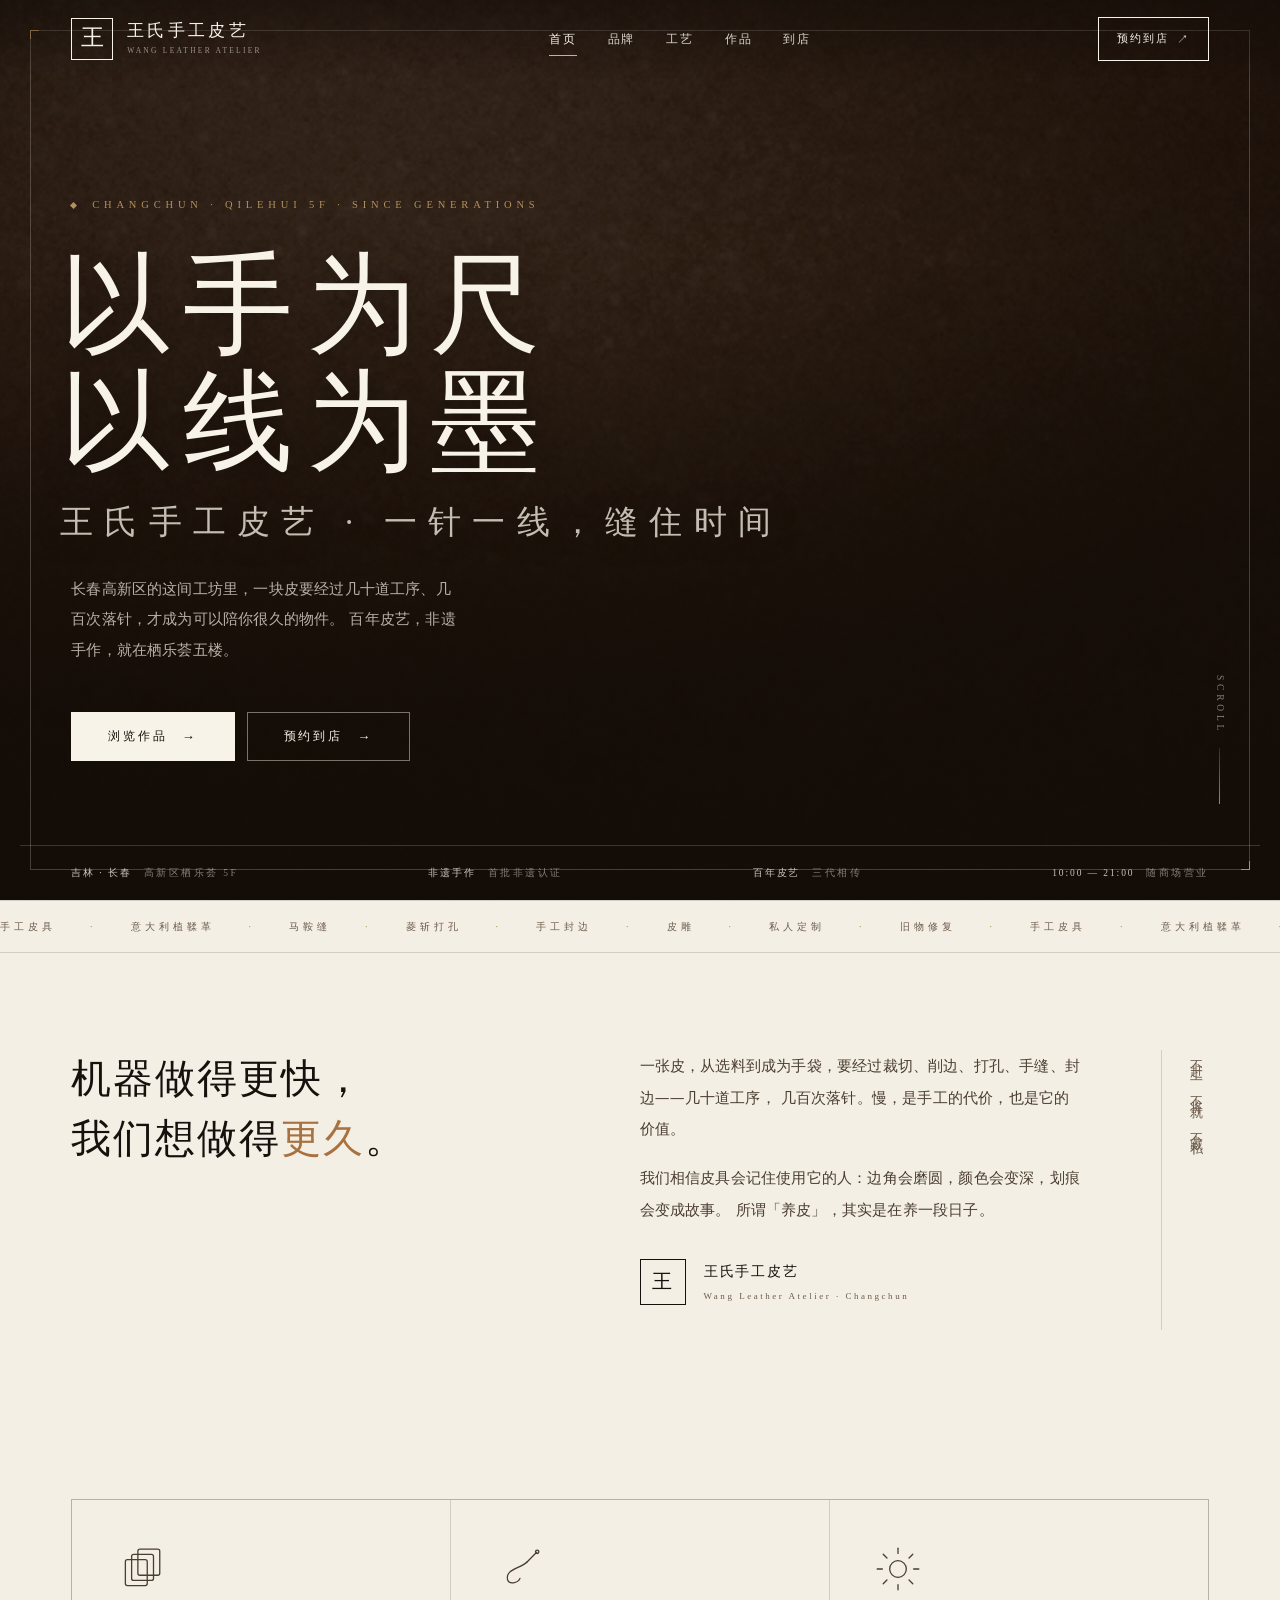
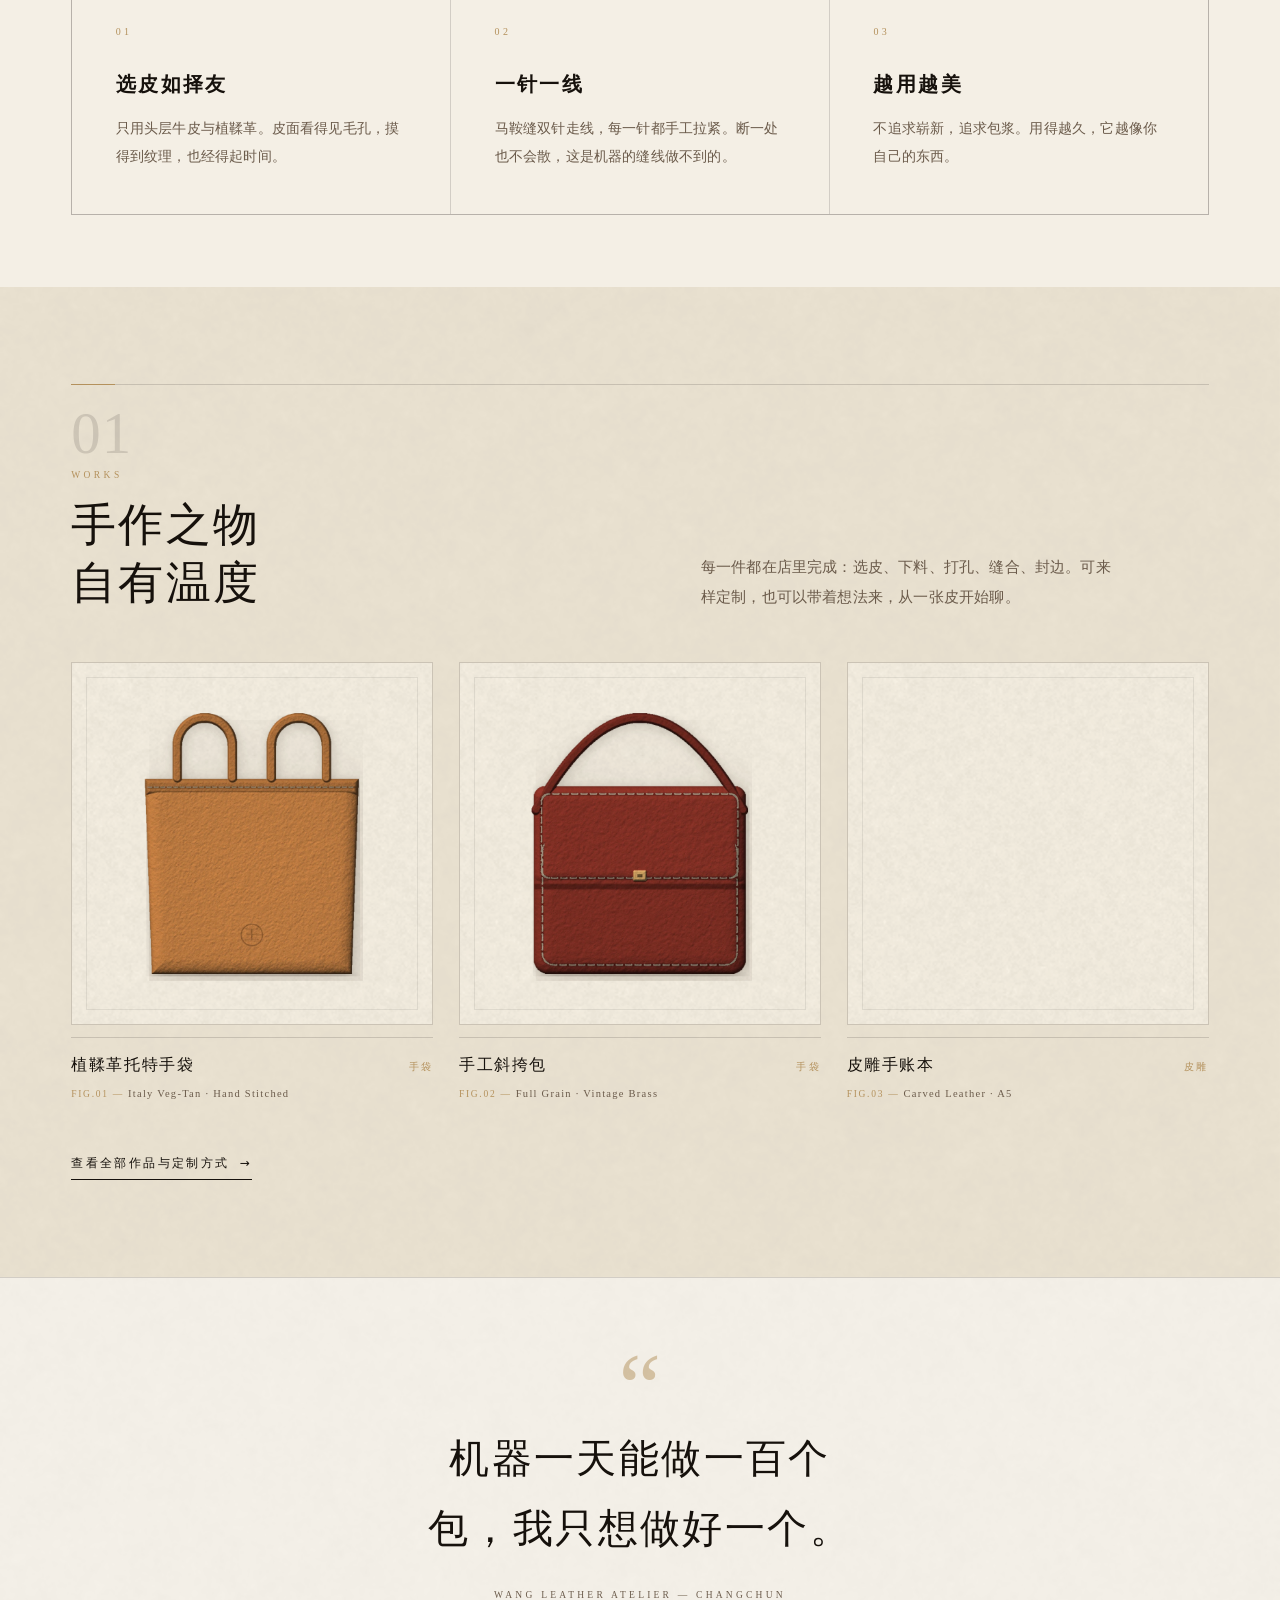
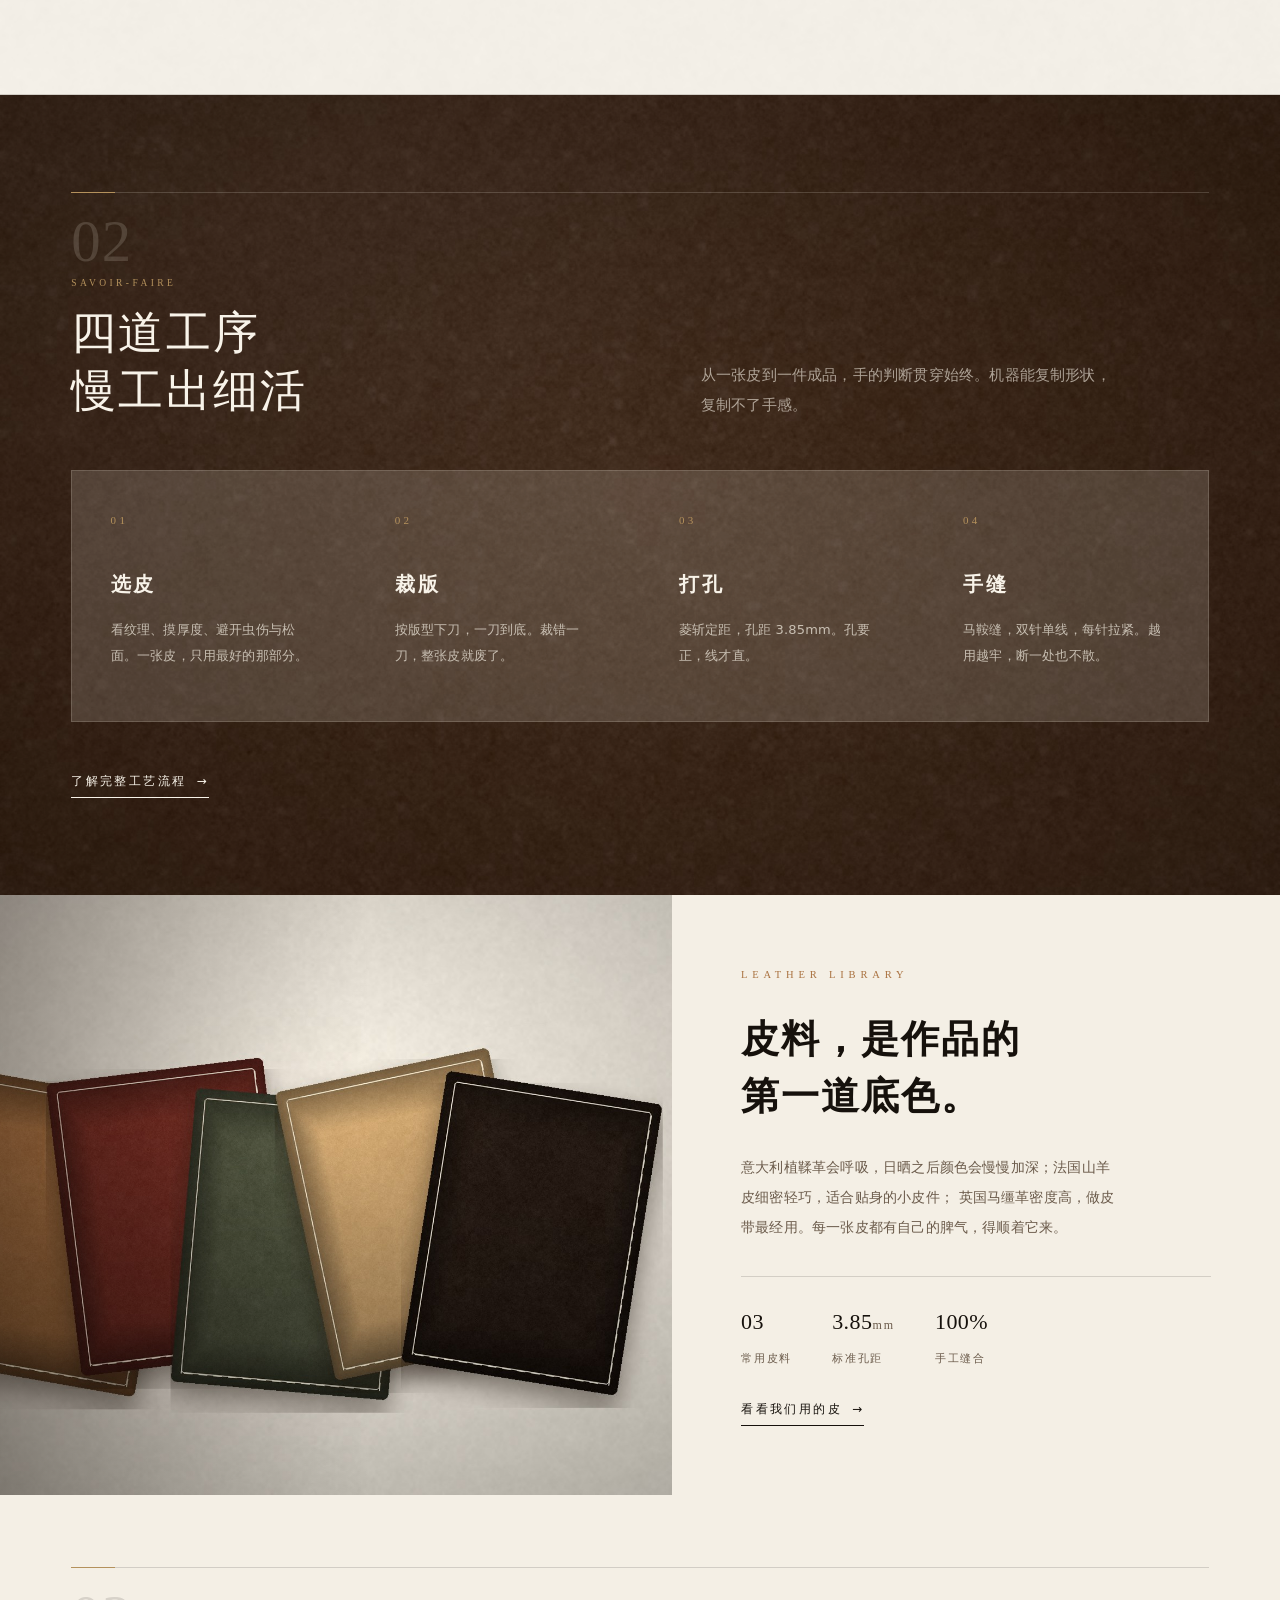
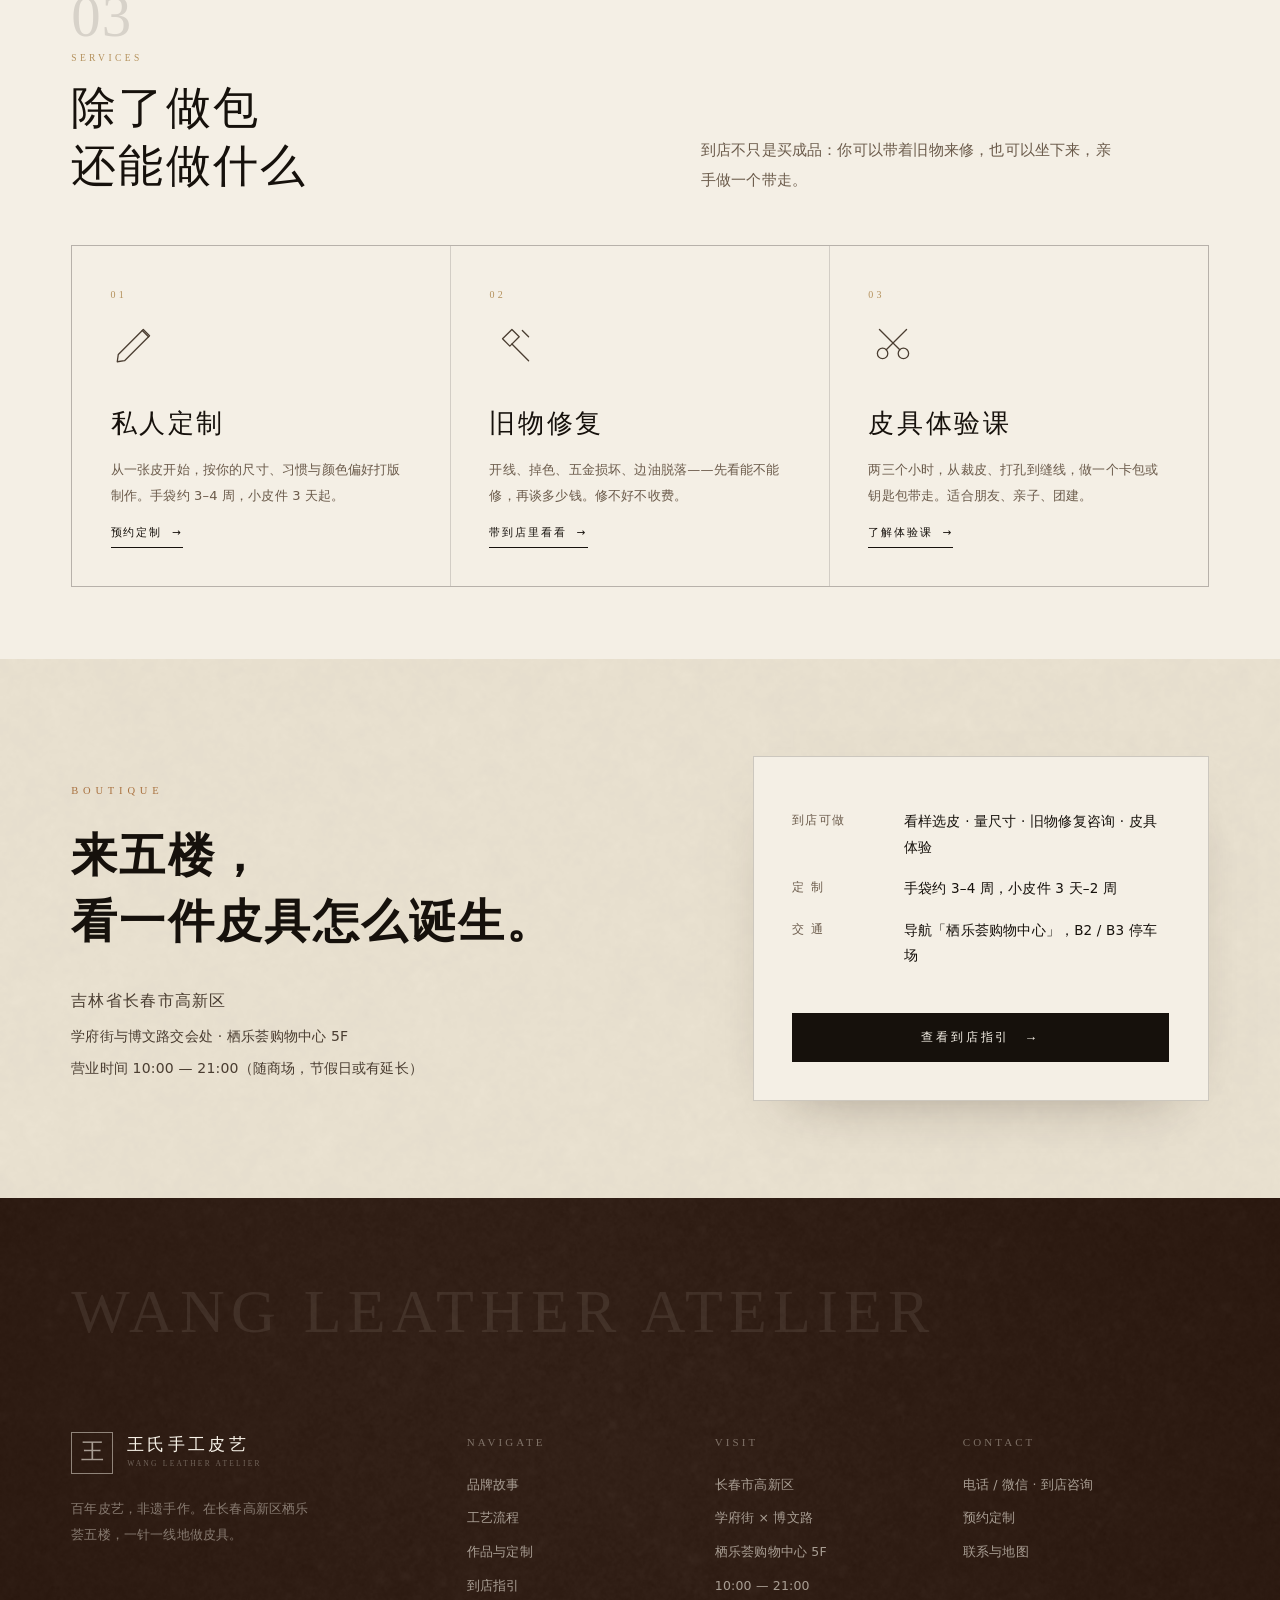
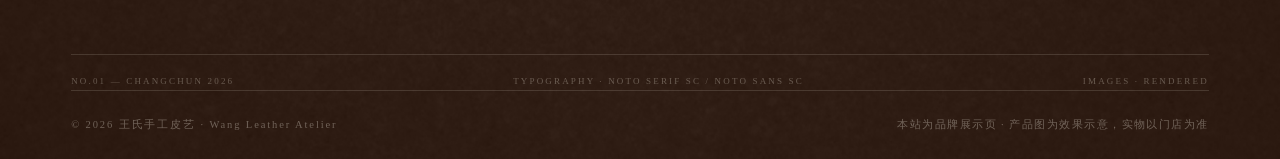
<file: index.html>
﻿<!DOCTYPE html>
<html lang="zh-CN">
<head>
<meta charset="UTF-8">
<meta name="viewport" content="width=device-width, initial-scale=1.0">
<title>王氏手工皮艺 · 长春栖乐荟 5F｜非遗手作皮具</title>
<meta name="description" content="王氏手工皮艺，位于长春高新区栖乐荟购物中心 5F。百年皮艺传承、非遗手工技艺，专注植鞣革手袋、钱夹、卡包、皮带与皮雕定制，一针一线，手工缝制。">
<meta property="og:title" content="王氏手工皮艺 · 一针一线，缝住时间">
<meta property="og:description" content="长春高新区栖乐荟 5F，非遗手工皮具与定制。">
<meta property="og:type" content="website">
<meta property="og:image" content="assets/img/swatches.jpg">
<meta name="theme-color" content="#3d2517">
<link rel="icon" href="assets/img/favicon.svg" type="image/svg+xml">
<link rel="preload" as="image" href="assets/img/leather-dark.jpg">
<link rel="stylesheet" href="assets/css/main.css">
<script type="application/ld+json">
{
  "@context": "https://schema.org",
  "@type": "LocalBusiness",
  "name": "王氏手工皮艺",
  "description": "非遗手工皮具工坊，植鞣革手袋、钱夹、卡包、皮带与皮雕定制。",
  "address": {
    "@type": "PostalAddress",
    "addressRegion": "吉林省",
    "addressLocality": "长春市",
    "streetAddress": "高新区学府街与博文路交会处 栖乐荟购物中心 5F"
  },
  "openingHours": "Mo-Su 10:00-21:00",
  "priceRange": "¥¥"
}
</script>
</head>
<body data-page="home">
<a class="skip" href="#main">跳到主要内容</a>

<!-- ============ header ============ -->
<header class="header">
  <div class="container header__inner">
    <a class="brand" href="index.html" aria-label="王氏手工皮艺 首页">
      <span class="brand__seal">王</span>
      <span class="brand__text">
        <span class="brand__cn">王氏手工皮艺</span>
        <span class="brand__en">Wang Leather Atelier</span>
      </span>
    </a>
    <nav class="nav" aria-label="主导航">
      <a data-nav="home" href="index.html">首页</a>
      <a data-nav="story" href="story.html">品牌</a>
      <a data-nav="craft" href="craft.html">工艺</a>
      <a data-nav="works" href="works.html">作品</a>
      <a data-nav="visit" href="visit.html">到店</a>
    </nav>
    <a class="header__cta" href="visit.html"><span>预约到店</span></a>
    <button class="burger" aria-label="打开菜单" aria-expanded="false"><i></i><i></i><i></i></button>
  </div>
</header>

<div class="drawer">
  <nav aria-label="移动端导航">
    <a href="index.html">首页 <small>Home</small></a>
    <a href="story.html">品牌 <small>Maison</small></a>
    <a href="craft.html">工艺 <small>Savoir-faire</small></a>
    <a href="works.html">作品 <small>Works</small></a>
    <a href="visit.html">到店 <small>Boutique</small></a>
  </nav>
  <div class="drawer__foot">
    吉林省长春市高新区 · 栖乐荟购物中心 5F<br>
    营业时间 10:00 — 21:00（随商场）
  </div>
</div>

<main id="main">

  <!-- ============ hero ============ -->
  <section class="hero">
    <div class="hero__bg" aria-hidden="true"></div>
    <div class="hero__grain" aria-hidden="true"></div>
    <div class="hero__frame" aria-hidden="true"></div>
    <div class="container hero__inner">
      <div class="hero__eyebrow">
        <span class="dot"></span>
        <span class="eyebrow on-dark">Changchun · Qilehui 5F · Since Generations</span>
      </div>
      <h1>
        以手为尺<br>以线为墨
        <span class="thin">王氏手工皮艺 · 一针一线，缝住时间</span>
      </h1>
      <p class="hero__lead">
        长春高新区的这间工坊里，一块皮要经过几十道工序、几百次落针，才成为可以陪你很久的物件。
        百年皮艺，非遗手作，就在栖乐荟五楼。
      </p>
      <div class="hero__actions">
        <a class="btn btn--solid" href="works.html">浏览作品 <span class="arw">→</span></a>
        <a class="btn btn--ghost" href="visit.html">预约到店 <span class="arw">→</span></a>
      </div>
    </div>
    <div class="container hero__meta">
      <span><b>吉林 · 长春</b> 高新区栖乐荟 5F</span>
      <span><b>非遗手作</b> 首批非遗认证</span>
      <span><b>百年皮艺</b> 三代相传</span>
      <span><b>10:00 — 21:00</b> 随商场营业</span>
    </div>
    <div class="hero__scroll" aria-hidden="true">Scroll</div>
  </section>

  <!-- ============ ticker ============ -->
  <div class="ticker" aria-hidden="true">
    <div class="ticker__track">
      <span>手工皮具 <em>·</em> 意大利植鞣革 <em>·</em> 马鞍缝 <em>·</em> 菱斩打孔 <em>·</em> 手工封边 <em>·</em> 皮雕 <em>·</em> 私人定制 <em>·</em> 旧物修复 <em>·</em></span>
    </div>
  </div>

  <!-- ============ manifesto ============ -->
  <section class="section">
    <div class="container">
      <div class="manifesto">
        <h2 class="manifesto__title reveal">
          机器做得更快，<br>我们想做得<em>更久</em>。
        </h2>
        <div class="manifesto__body reveal" data-delay="1">
          <p>
            一张皮，从选料到成为手袋，要经过裁切、削边、打孔、手缝、封边——几十道工序，
            几百次落针。慢，是手工的代价，也是它的价值。
          </p>
          <p>
            我们相信皮具会记住使用它的人：边角会磨圆，颜色会变深，划痕会变成故事。
            所谓「养皮」，其实是在养一段日子。
          </p>
          <div class="manifesto__sign">
            <span class="seal">王</span>
            <span class="who">王氏手工皮艺<small>Wang Leather Atelier · Changchun</small></span>
          </div>
        </div>
        <div class="manifesto__vertical" aria-hidden="true">不赶工 · 不将就 · 不藏私</div>
      </div>
    </div>
  </section>

  <!-- ============ principles ============ -->
  <section class="section section--tight">
    <div class="container">
      <div class="principles reveal">
        <article class="principle">
          <div class="icon" aria-hidden="true"><svg viewBox="0 0 48 48"><rect x="9" y="15" width="21" height="25" rx="2" pathLength="1"/><rect x="15" y="10" width="21" height="25" rx="2" pathLength="1"/><rect x="21" y="5" width="21" height="25" rx="2" pathLength="1"/></svg></div>
          <span class="num">01</span>
          <h3>选皮如择友</h3>
          <p>只用头层牛皮与植鞣革。皮面看得见毛孔，摸得到纹理，也经得起时间。</p>
        </article>
        <article class="principle">
          <div class="icon" aria-hidden="true"><svg viewBox="0 0 48 48"><path d="M40 8 L31 17" pathLength="1"/><circle cx="40.5" cy="7.5" r="1.6" pathLength="1"/><path d="M31 17 C24 24 10 24 12 34 C13 39 22 38 24 33" pathLength="1"/></svg></div>
          <span class="num">02</span>
          <h3>一针一线</h3>
          <p>马鞍缝双针走线，每一针都手工拉紧。断一处也不会散，这是机器的缝线做不到的。</p>
        </article>
        <article class="principle">
          <div class="icon" aria-hidden="true"><svg viewBox="0 0 48 48"><circle cx="24" cy="24" r="8" pathLength="1"/><path d="M24 9 V4" pathLength="1"/><path d="M24 44 V39" pathLength="1"/><path d="M9 24 H4" pathLength="1"/><path d="M44 24 H39" pathLength="1"/><path d="M13.4 13.4 L9.8 9.8" pathLength="1"/><path d="M38.2 38.2 L34.6 34.6" pathLength="1"/><path d="M13.4 34.6 L9.8 38.2" pathLength="1"/><path d="M38.2 9.8 L34.6 13.4" pathLength="1"/></svg></div>
          <span class="num">03</span>
          <h3>越用越美</h3>
          <p>不追求崭新，追求包浆。用得越久，它越像你自己的东西。</p>
        </article>
      </div>
    </div>
  </section>

  <!-- ============ selected works ============ -->
  <section class="section section--tint">
    <div class="container">
      <div class="sec-head">
        <div>
          <span class="idx">01 / Works</span>
          <h2>手作之物<br>自有温度</h2>
        </div>
        <p class="sec-lead">
          每一件都在店里完成：选皮、下料、打孔、缝合、封边。可来样定制，也可以带着想法来，从一张皮开始聊。
        </p>
      </div>

      <div class="works-grid">
        <figure class="work-card reveal">
          <div class="work-card__frame"><img loading="lazy" decoding="async" src="assets/img/works/tote.webp" width="1000" height="1000" alt="植鞣革托特手袋" loading="lazy"></div>
          <figcaption>
            <div><div class="w-name">植鞣革托特手袋</div><div class="w-meta">Italy Veg-Tan · Hand Stitched</div></div>
            <span class="w-tag">手袋</span>
          </figcaption>
        </figure>
        <figure class="work-card reveal" data-delay="1">
          <div class="work-card__frame"><img loading="lazy" decoding="async" src="assets/img/works/crossbody.webp" width="1000" height="1000" alt="手工斜挎包" loading="lazy"></div>
          <figcaption>
            <div><div class="w-name">手工斜挎包</div><div class="w-meta">Full Grain · Vintage Brass</div></div>
            <span class="w-tag">手袋</span>
          </figcaption>
        </figure>
        <figure class="work-card reveal" data-delay="2">
          <div class="work-card__frame"><img loading="lazy" decoding="async" src="assets/img/works/journal.webp" width="1000" height="1000" alt="皮雕手账本" loading="lazy"></div>
          <figcaption>
            <div><div class="w-name">皮雕手账本</div><div class="w-meta">Carved Leather · A5</div></div>
            <span class="w-tag">皮雕</span>
          </figcaption>
        </figure>
      </div>

      <div style="margin-top:44px" class="reveal">
        <a class="link-line" href="works.html">查看全部作品与定制方式 <span class="arw">→</span></a>
      </div>
    </div>
  </section>

  <!-- ============ quote band ============ -->
  <section class="quote-band">
    <div class="container">
      <span class="qmark" aria-hidden="true">“</span>
      <blockquote>机器一天能做一百个包，我只想做好一个。</blockquote>
      <cite>Wang Leather Atelier — Changchun</cite>
    </div>
  </section>
  <!-- ============ craft ============ -->
  <section class="section section--dark">
    <div class="container">
      <div class="sec-head">
        <div>
          <span class="idx">02 / Savoir-faire</span>
          <h2>四道工序<br>慢工出细活</h2>
        </div>
        <p class="sec-lead">
          从一张皮到一件成品，手的判断贯穿始终。机器能复制形状，复制不了手感。
        </p>
      </div>

      <div class="steps reveal">
        <article class="step">
          <span class="n">01</span>
          <h3>选皮</h3>
          <p>看纹理、摸厚度、避开虫伤与松面。一张皮，只用最好的那部分。</p>
          <span class="line"></span>
        </article>
        <article class="step">
          <span class="n">02</span>
          <h3>裁版</h3>
          <p>按版型下刀，一刀到底。裁错一刀，整张皮就废了。</p>
          <span class="line"></span>
        </article>
        <article class="step">
          <span class="n">03</span>
          <h3>打孔</h3>
          <p>菱斩定距，孔距 3.85mm。孔要正，线才直。</p>
          <span class="line"></span>
        </article>
        <article class="step">
          <span class="n">04</span>
          <h3>手缝</h3>
          <p>马鞍缝，双针单线，每针拉紧。越用越牢，断一处也不散。</p>
          <span class="line"></span>
        </article>
      </div>

      <div style="margin-top:44px" class="reveal">
        <a class="link-line on-dark" href="craft.html" style="color:var(--cream)">了解完整工艺流程 <span class="arw">→</span></a>
      </div>
    </div>
  </section>

  <!-- ============ materials split ============ -->
  <section class="split">
    <div class="split__media">
      <img src="assets/img/swatches.jpg" width="1600" height="1100" alt="植鞣革、头层牛皮与马缰革皮样" loading="lazy">
    </div>
    <div class="split__body">
      <span class="eyebrow">Leather Library</span>
      <h2>皮料，是作品的<br>第一道底色。</h2>
      <p>
        意大利植鞣革会呼吸，日晒之后颜色会慢慢加深；法国山羊皮细密轻巧，适合贴身的小皮件；
        英国马缰革密度高，做皮带最经用。每一张皮都有自己的脾气，得顺着它来。
      </p>
      <div class="meta-line">
        <div><b>03</b><span>常用皮料</span></div>
        <div><b>3.85<span style="font-size:12px">mm</span></b><span>标准孔距</span></div>
        <div><b>100%</b><span>手工缝合</span></div>
      </div>
      <a class="link-line" href="craft.html#materials" style="align-self:flex-start">看看我们用的皮 <span class="arw">→</span></a>
    </div>
  </section>

  <!-- ============ services ============ -->
  <section class="section section--tight">
    <div class="container">
      <div class="sec-head">
        <div>
          <span class="idx">03 / Services</span>
          <h2>除了做包<br>还能做什么</h2>
        </div>
        <p class="sec-lead">到店不只是买成品：你可以带着旧物来修，也可以坐下来，亲手做一个带走。</p>
      </div>
      <div class="services">
        <article class="service reveal">
          <div class="icon" aria-hidden="true"><svg viewBox="0 0 48 48"><path d="M9 39 L33 15 L39 21 L15 45 L8 46 Z" pathLength="1" transform="translate(-2,-4)"/><path d="M30 12 L36 18" pathLength="1"/></svg></div>
          <span class="no">01</span>
          <h3>私人定制</h3>
          <p>从一张皮开始，按你的尺寸、习惯与颜色偏好打版制作。手袋约 3–4 周，小皮件 3 天起。</p>
          <a class="link-line" href="works.html#custom">预约定制 <span class="arw">→</span></a>
        </article>
        <article class="service reveal" data-delay="1">
          <div class="icon" aria-hidden="true"><svg viewBox="0 0 48 48"><path d="M13 20 L22 11 L29 18 L20 27 Z" pathLength="1"/><path d="M22 25 L38 41" pathLength="1"/><path d="M32 12 L38 18" pathLength="1"/></svg></div>
          <span class="no">02</span>
          <h3>旧物修复</h3>
          <p>开线、掉色、五金损坏、边油脱落——先看能不能修，再谈多少钱。修不好不收费。</p>
          <a class="link-line" href="visit.html#contact">带到店里看看 <span class="arw">→</span></a>
        </article>
        <article class="service reveal" data-delay="2">
          <div class="icon" aria-hidden="true"><svg viewBox="0 0 48 48"><circle cx="14" cy="34" r="5" pathLength="1"/><circle cx="34" cy="34" r="5" pathLength="1"/><path d="M17.5 30.5 L37 11" pathLength="1"/><path d="M30.5 30.5 L11 11" pathLength="1"/></svg></div>
          <span class="no">03</span>
          <h3>皮具体验课</h3>
          <p>两三个小时，从裁皮、打孔到缝线，做一个卡包或钥匙包带走。适合朋友、亲子、团建。</p>
          <a class="link-line" href="visit.html">了解体验课 <span class="arw">→</span></a>
        </article>
      </div>
    </div>
  </section>

  <!-- ============ visit ============ -->
  <section class="section section--tint">
    <div class="container">
      <div class="visit-strip">
        <div class="reveal">
          <span class="eyebrow">Boutique</span>
          <h2 style="margin-top:18px">来五楼，<br>看一件皮具怎么诞生。</h2>
          <div class="addr">
            <b>吉林省长春市高新区</b>
            <span>学府街与博文路交会处 · 栖乐荟购物中心 5F</span>
            <span>营业时间 10:00 — 21:00（随商场，节假日或有延长）</span>
          </div>
        </div>
        <aside class="visit-card reveal" data-delay="1">
          <dl>
            <dt>到店可做</dt><dd>看样选皮 · 量尺寸 · 旧物修复咨询 · 皮具体验</dd>
            <dt>定 制</dt><dd>手袋约 3–4 周，小皮件 3 天–2 周</dd>
            <dt>交 通</dt><dd>导航「栖乐荟购物中心」，B2 / B3 停车场</dd>
          </dl>
          <a class="btn btn--solid" href="visit.html">查看到店指引 <span class="arw">→</span></a>
        </aside>
      </div>
    </div>
  </section>

</main>

<!-- ============ footer ============ -->
<footer class="footer">
  <div class="container">
    <div class="footer__top">
      <div class="footer__brand">
        <a class="brand" href="index.html">
          <span class="brand__seal">王</span>
          <span class="brand__text">
            <span class="brand__cn">王氏手工皮艺</span>
            <span class="brand__en">Wang Leather Atelier</span>
          </span>
        </a>
        <p>百年皮艺，非遗手作。在长春高新区栖乐荟五楼，一针一线地做皮具。</p>
      </div>
      <div>
        <h4>Navigate</h4>
        <ul>
          <li><a href="story.html">品牌故事</a></li>
          <li><a href="craft.html">工艺流程</a></li>
          <li><a href="works.html">作品与定制</a></li>
          <li><a href="visit.html">到店指引</a></li>
        </ul>
      </div>
      <div>
        <h4>Visit</h4>
        <ul>
          <li>长春市高新区</li>
          <li>学府街 × 博文路</li>
          <li>栖乐荟购物中心 5F</li>
          <li>10:00 — 21:00</li>
        </ul>
      </div>
      <div>
        <h4>Contact</h4>
        <ul>
          <li>电话 / 微信 · 到店咨询</li>
          <li><a href="works.html#custom">预约定制</a></li>
          <li><a href="visit.html#contact">联系与地图</a></li>
        </ul>
      </div>
    </div>
    <div class="footer__bottom">
      <span>© <span data-year>2026</span> 王氏手工皮艺 · Wang Leather Atelier</span>
      <span>本站为品牌展示页 · 产品图为效果示意，实物以门店为准</span>
    </div>
  </div>
</footer>

<script src="assets/js/main.js"></script>
</body>
</html>
</file>
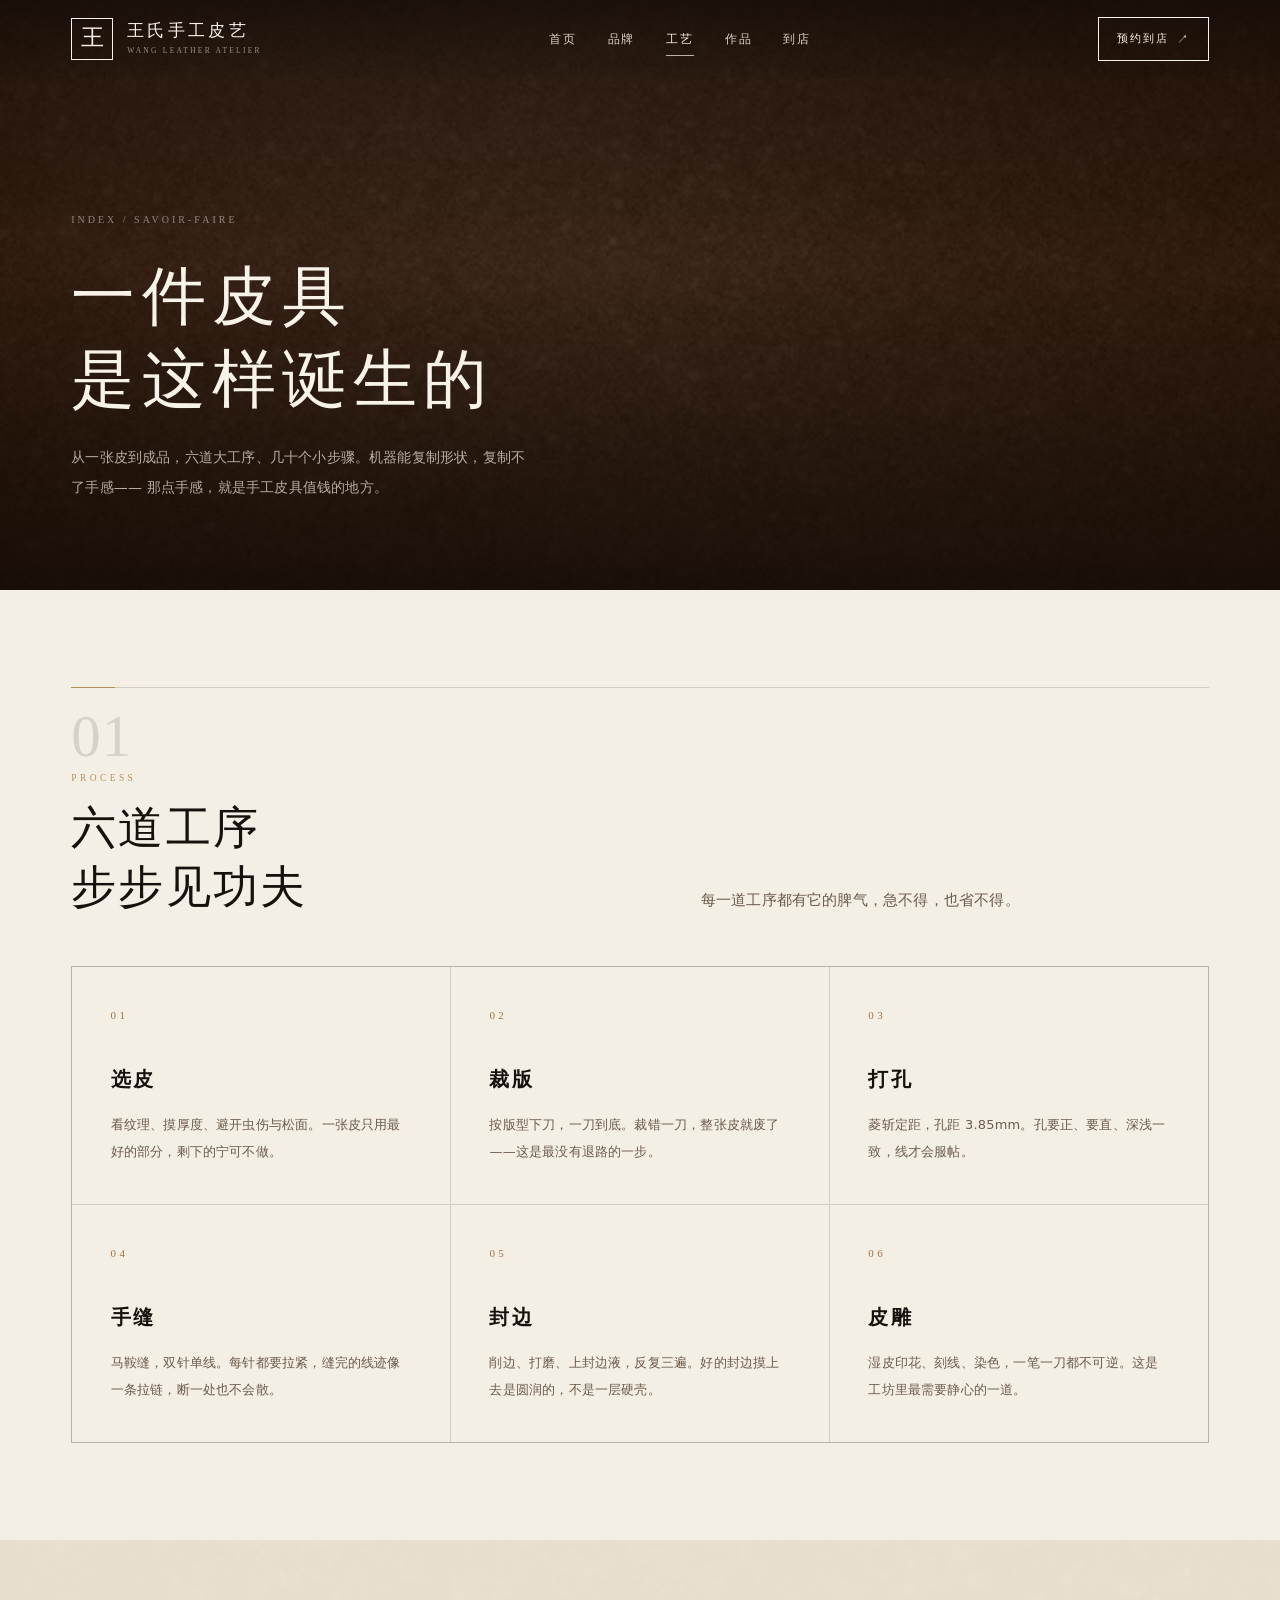
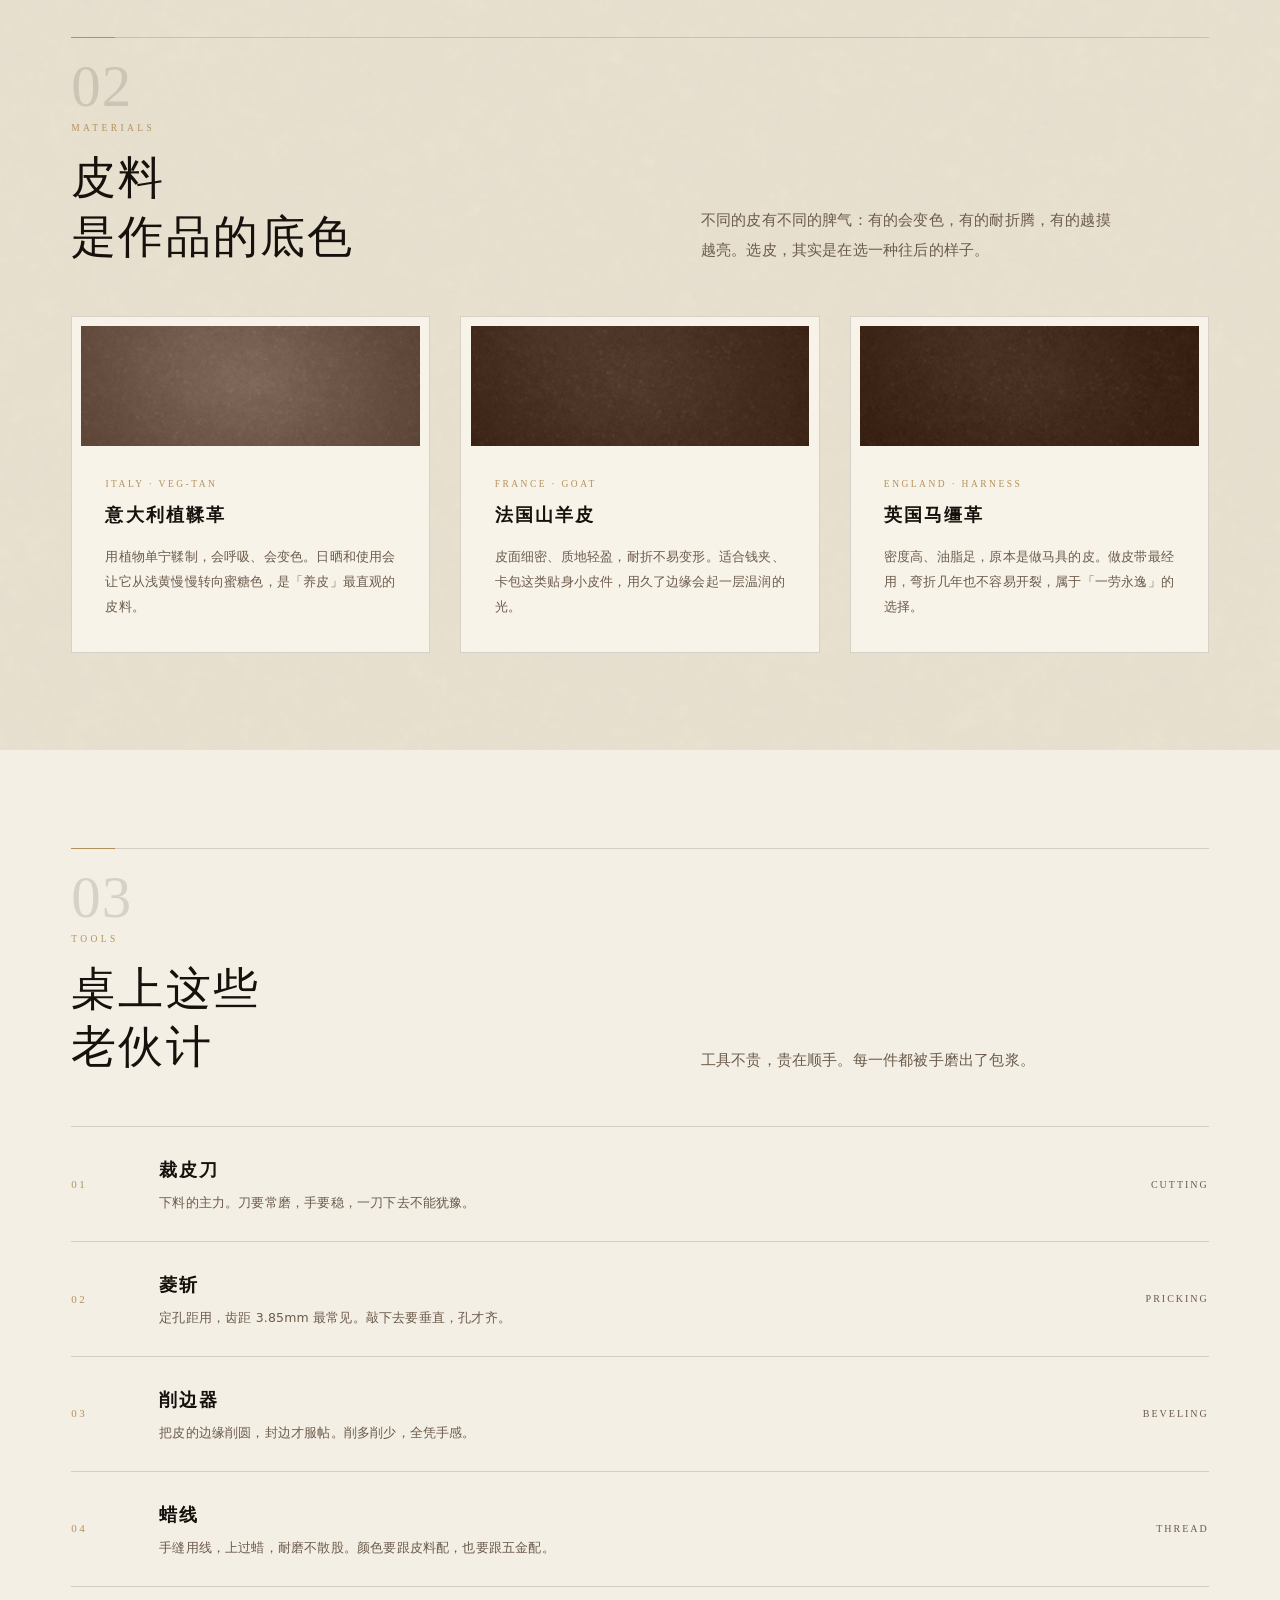
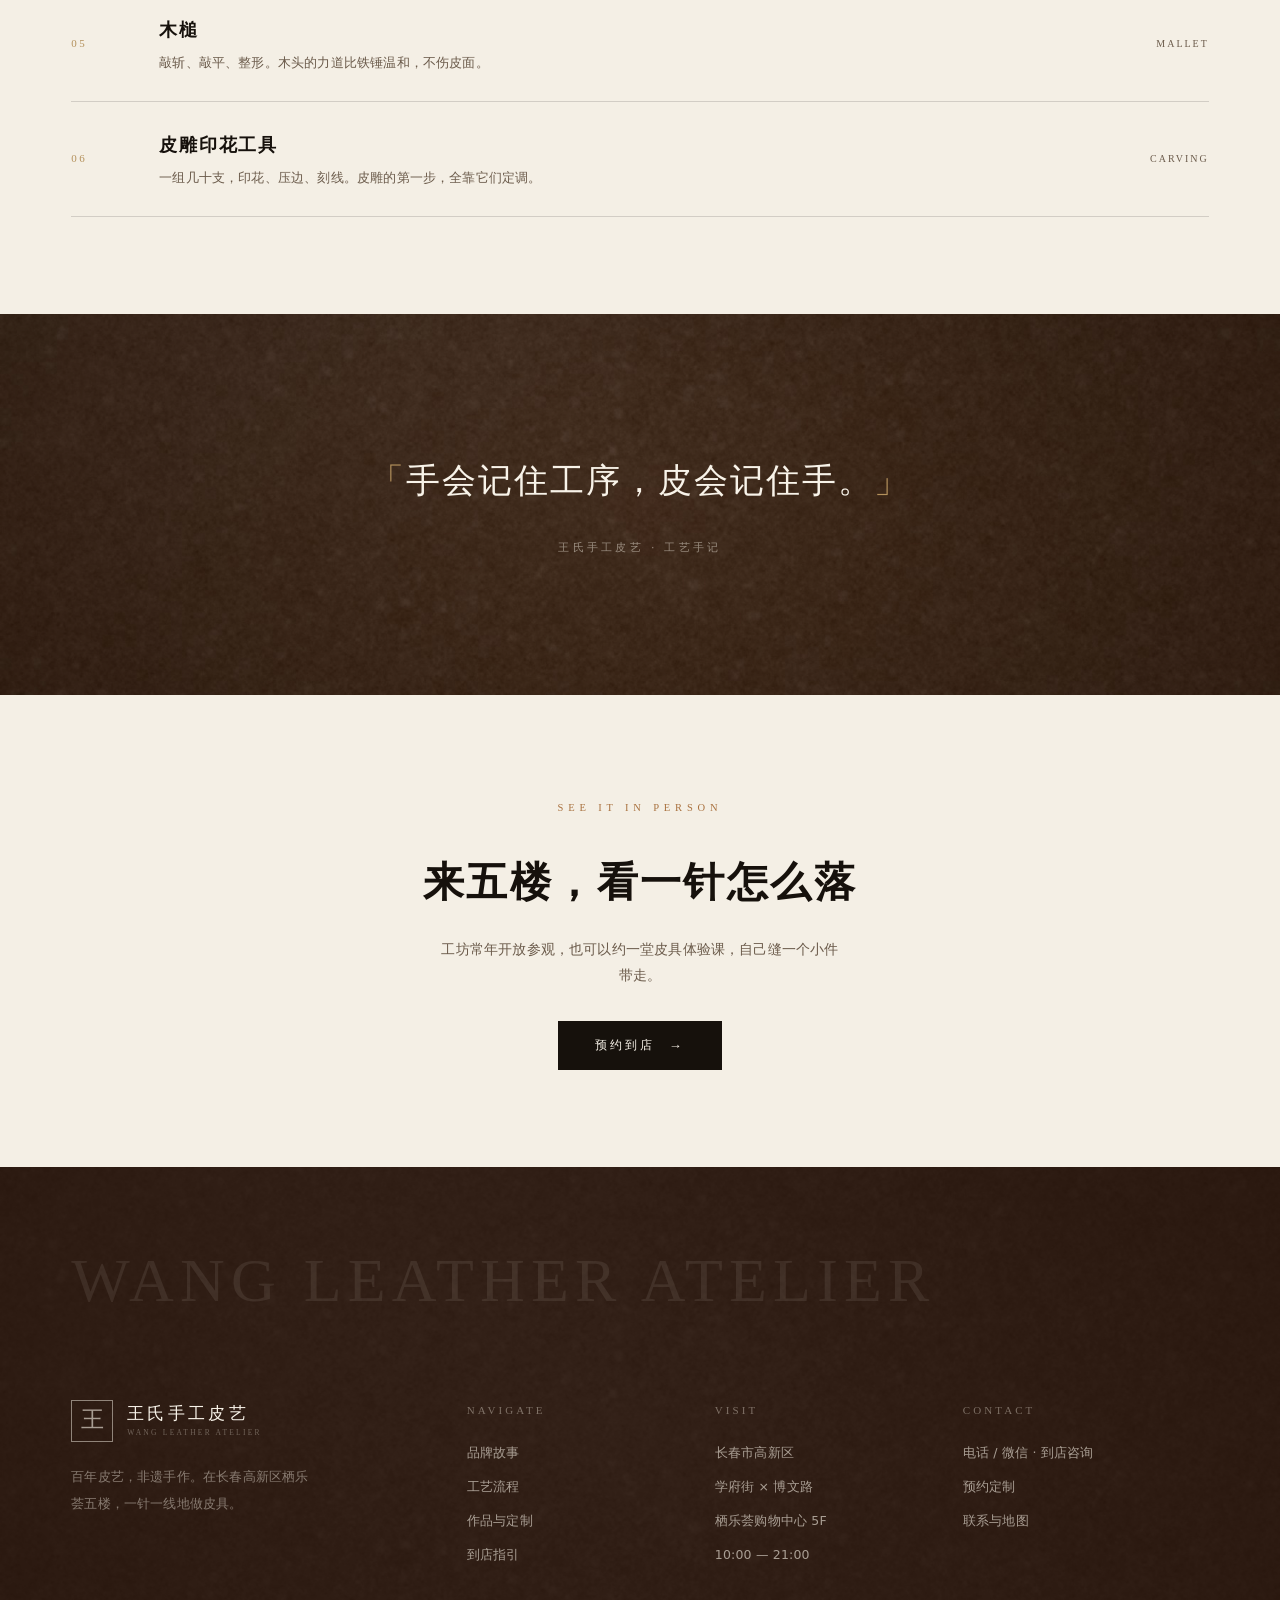
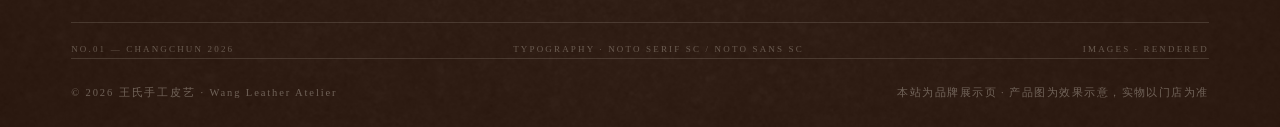
<file: craft.html>
﻿<!DOCTYPE html>
<html lang="zh-CN">
<head>
<meta charset="UTF-8">
<meta name="viewport" content="width=device-width, initial-scale=1.0">
<title>工艺 · 王氏手工皮艺｜六道工序，一针一线</title>
<meta name="description" content="王氏手工皮艺的完整工艺流程：选皮、裁版、打孔、手缝、封边、皮雕，以及工坊常用的皮料与工具。">
<meta property="og:title" content="工艺 · 王氏手工皮艺｜六道工序，一针一线">
<meta property="og:description" content="完整工艺流程：选皮、裁版、打孔、手缝、封边、皮雕，以及工坊常用的三种皮料与工具。">
<meta property="og:type" content="website">
<meta property="og:image" content="assets/img/swatches.jpg">
<meta name="twitter:card" content="summary_large_image">
<meta name="theme-color" content="#3d2517">
<link rel="icon" href="assets/img/favicon.svg" type="image/svg+xml">
<link rel="preload" as="image" href="assets/img/leather-dark.jpg">
<link rel="stylesheet" href="assets/css/main.css">
</head>
<body data-page="craft">
<a class="skip" href="#main">跳到主要内容</a>

<header class="header">
  <div class="container header__inner">
    <a class="brand" href="index.html" aria-label="王氏手工皮艺 首页">
      <span class="brand__seal">王</span>
      <span class="brand__text">
        <span class="brand__cn">王氏手工皮艺</span>
        <span class="brand__en">Wang Leather Atelier</span>
      </span>
    </a>
    <nav class="nav" aria-label="主导航">
      <a data-nav="home" href="index.html">首页</a>
      <a data-nav="story" href="story.html">品牌</a>
      <a data-nav="craft" href="craft.html">工艺</a>
      <a data-nav="works" href="works.html">作品</a>
      <a data-nav="visit" href="visit.html">到店</a>
    </nav>
    <a class="header__cta" href="visit.html"><span>预约到店</span></a>
    <button class="burger" aria-label="打开菜单" aria-expanded="false"><i></i><i></i><i></i></button>
  </div>
</header>

<div class="drawer">
  <nav aria-label="移动端导航">
    <a href="index.html">首页 <small>Home</small></a>
    <a href="story.html">品牌 <small>Maison</small></a>
    <a href="craft.html">工艺 <small>Savoir-faire</small></a>
    <a href="works.html">作品 <small>Works</small></a>
    <a href="visit.html">到店 <small>Boutique</small></a>
  </nav>
  <div class="drawer__foot">吉林省长春市高新区 · 栖乐荟购物中心 5F<br>营业时间 10:00 — 21:00（随商场）</div>
</div>

<main id="main">

  <section class="page-hero">
    <div class="container">
      <div class="crumbs"><a href="index.html">Index</a> / Savoir-faire</div>
      <h1>一件皮具<br>是这样诞生的</h1>
      <p class="page-lead">
        从一张皮到成品，六道大工序、几十个小步骤。机器能复制形状，复制不了手感——
        那点手感，就是手工皮具值钱的地方。
      </p>
    </div>
  </section>

  <section class="section">
    <div class="container">
      <div class="sec-head">
        <div><span class="idx">01 / Process</span><h2>六道工序<br>步步见功夫</h2></div>
        <p class="sec-lead">每一道工序都有它的脾气，急不得，也省不得。</p>
      </div>

      <div class="steps steps--three reveal">
        <article class="step">
          <span class="n">01</span><h3>选皮</h3>
          <p>看纹理、摸厚度、避开虫伤与松面。一张皮只用最好的部分，剩下的宁可不做。</p>
          <span class="line"></span>
        </article>
        <article class="step">
          <span class="n">02</span><h3>裁版</h3>
          <p>按版型下刀，一刀到底。裁错一刀，整张皮就废了——这是最没有退路的一步。</p>
          <span class="line"></span>
        </article>
        <article class="step">
          <span class="n">03</span><h3>打孔</h3>
          <p>菱斩定距，孔距 3.85mm。孔要正、要直、深浅一致，线才会服帖。</p>
          <span class="line"></span>
        </article>
        <article class="step">
          <span class="n">04</span><h3>手缝</h3>
          <p>马鞍缝，双针单线。每针都要拉紧，缝完的线迹像一条拉链，断一处也不会散。</p>
          <span class="line"></span>
        </article>
        <article class="step">
          <span class="n">05</span><h3>封边</h3>
          <p>削边、打磨、上封边液，反复三遍。好的封边摸上去是圆润的，不是一层硬壳。</p>
          <span class="line"></span>
        </article>
        <article class="step">
          <span class="n">06</span><h3>皮雕</h3>
          <p>湿皮印花、刻线、染色，一笔一刀都不可逆。这是工坊里最需要静心的一道。</p>
          <span class="line"></span>
        </article>
      </div>
    </div>
  </section>

  <section class="section section--tint" id="materials">
    <div class="container">
      <div class="sec-head">
        <div><span class="idx">02 / Materials</span><h2>皮料<br>是作品的底色</h2></div>
        <p class="sec-lead">不同的皮有不同的脾气：有的会变色，有的耐折腾，有的越摸越亮。选皮，其实是在选一种往后的样子。</p>
      </div>

      <div class="materials">
        <article class="material reveal">
          <div class="swatch"><img src="assets/img/leather-caramel.jpg" alt="意大利植鞣革皮样"></div>
          <span class="m-en">Italy · Veg-Tan</span>
          <h3>意大利植鞣革</h3>
          <p>用植物单宁鞣制，会呼吸、会变色。日晒和使用会让它从浅黄慢慢转向蜜糖色，是「养皮」最直观的皮料。</p>
        </article>
        <article class="material reveal" data-delay="1">
          <div class="swatch"><img src="assets/img/leather-olive.jpg" alt="法国山羊皮皮样"></div>
          <span class="m-en">France · Goat</span>
          <h3>法国山羊皮</h3>
          <p>皮面细密、质地轻盈，耐折不易变形。适合钱夹、卡包这类贴身小皮件，用久了边缘会起一层温润的光。</p>
        </article>
        <article class="material reveal" data-delay="2">
          <div class="swatch"><img src="assets/img/leather-oxblood.jpg" alt="英国马缰革皮样"></div>
          <span class="m-en">England · Harness</span>
          <h3>英国马缰革</h3>
          <p>密度高、油脂足，原本是做马具的皮。做皮带最经用，弯折几年也不容易开裂，属于「一劳永逸」的选择。</p>
        </article>
      </div>
    </div>
  </section>

  <section class="section">
    <div class="container">
      <div class="sec-head">
        <div><span class="idx">03 / Tools</span><h2>桌上这些<br>老伙计</h2></div>
        <p class="sec-lead">工具不贵，贵在顺手。每一件都被手磨出了包浆。</p>
      </div>

      <div class="row-list reveal">
        <div class="row-item">
          <span class="no">01</span>
          <div><h3>裁皮刀</h3><p>下料的主力。刀要常磨，手要稳，一刀下去不能犹豫。</p></div>
          <span class="tag">Cutting</span>
        </div>
        <div class="row-item">
          <span class="no">02</span>
          <div><h3>菱斩</h3><p>定孔距用，齿距 3.85mm 最常见。敲下去要垂直，孔才齐。</p></div>
          <span class="tag">Pricking</span>
        </div>
        <div class="row-item">
          <span class="no">03</span>
          <div><h3>削边器</h3><p>把皮的边缘削圆，封边才服帖。削多削少，全凭手感。</p></div>
          <span class="tag">Beveling</span>
        </div>
        <div class="row-item">
          <span class="no">04</span>
          <div><h3>蜡线</h3><p>手缝用线，上过蜡，耐磨不散股。颜色要跟皮料配，也要跟五金配。</p></div>
          <span class="tag">Thread</span>
        </div>
        <div class="row-item">
          <span class="no">05</span>
          <div><h3>木槌</h3><p>敲斩、敲平、整形。木头的力道比铁锤温和，不伤皮面。</p></div>
          <span class="tag">Mallet</span>
        </div>
        <div class="row-item">
          <span class="no">06</span>
          <div><h3>皮雕印花工具</h3><p>一组几十支，印花、压边、刻线。皮雕的第一步，全靠它们定调。</p></div>
          <span class="tag">Carving</span>
        </div>
      </div>
    </div>
  </section>

  <section class="section section--dark">
    <div class="container">
      <div class="quote reveal">
        <blockquote style="color:var(--cream)">手会记住工序，皮会记住手。</blockquote>
        <cite style="color:rgba(244,238,226,.5)">王氏手工皮艺 · 工艺手记</cite>
      </div>
    </div>
  </section>

  <section class="section">
    <div class="container" style="text-align:center">
      <span class="eyebrow">See it in person</span>
      <h2 style="font-family:var(--serif);font-weight:600;font-size:clamp(26px,3.2vw,42px);letter-spacing:.06em;margin:22px 0 14px">来五楼，看一针怎么落</h2>
      <p style="color:var(--muted);font-size:14px;max-width:46ch;margin:0 auto 32px">工坊常年开放参观，也可以约一堂皮具体验课，自己缝一个小件带走。</p>
      <a class="btn btn--solid" href="visit.html">预约到店 <span class="arw">→</span></a>
    </div>
  </section>

</main>

<footer class="footer">
  <div class="container">
    <div class="footer__top">
      <div class="footer__brand">
        <a class="brand" href="index.html">
          <span class="brand__seal">王</span>
          <span class="brand__text"><span class="brand__cn">王氏手工皮艺</span><span class="brand__en">Wang Leather Atelier</span></span>
        </a>
        <p>百年皮艺，非遗手作。在长春高新区栖乐荟五楼，一针一线地做皮具。</p>
      </div>
      <div><h4>Navigate</h4><ul>
        <li><a href="story.html">品牌故事</a></li>
        <li><a href="craft.html">工艺流程</a></li>
        <li><a href="works.html">作品与定制</a></li>
        <li><a href="visit.html">到店指引</a></li>
      </ul></div>
      <div><h4>Visit</h4><ul>
        <li>长春市高新区</li><li>学府街 × 博文路</li><li>栖乐荟购物中心 5F</li><li>10:00 — 21:00</li>
      </ul></div>
      <div><h4>Contact</h4><ul>
        <li>电话 / 微信 · 到店咨询</li>
        <li><a href="works.html#custom">预约定制</a></li>
        <li><a href="visit.html#contact">联系与地图</a></li>
      </ul></div>
    </div>
    <div class="footer__bottom">
      <span>© <span data-year>2026</span> 王氏手工皮艺 · Wang Leather Atelier</span>
      <span>本站为品牌展示页 · 产品图为效果示意，实物以门店为准</span>
    </div>
  </div>
</footer>

<script src="assets/js/main.js"></script>
</body>
</html>
</file>
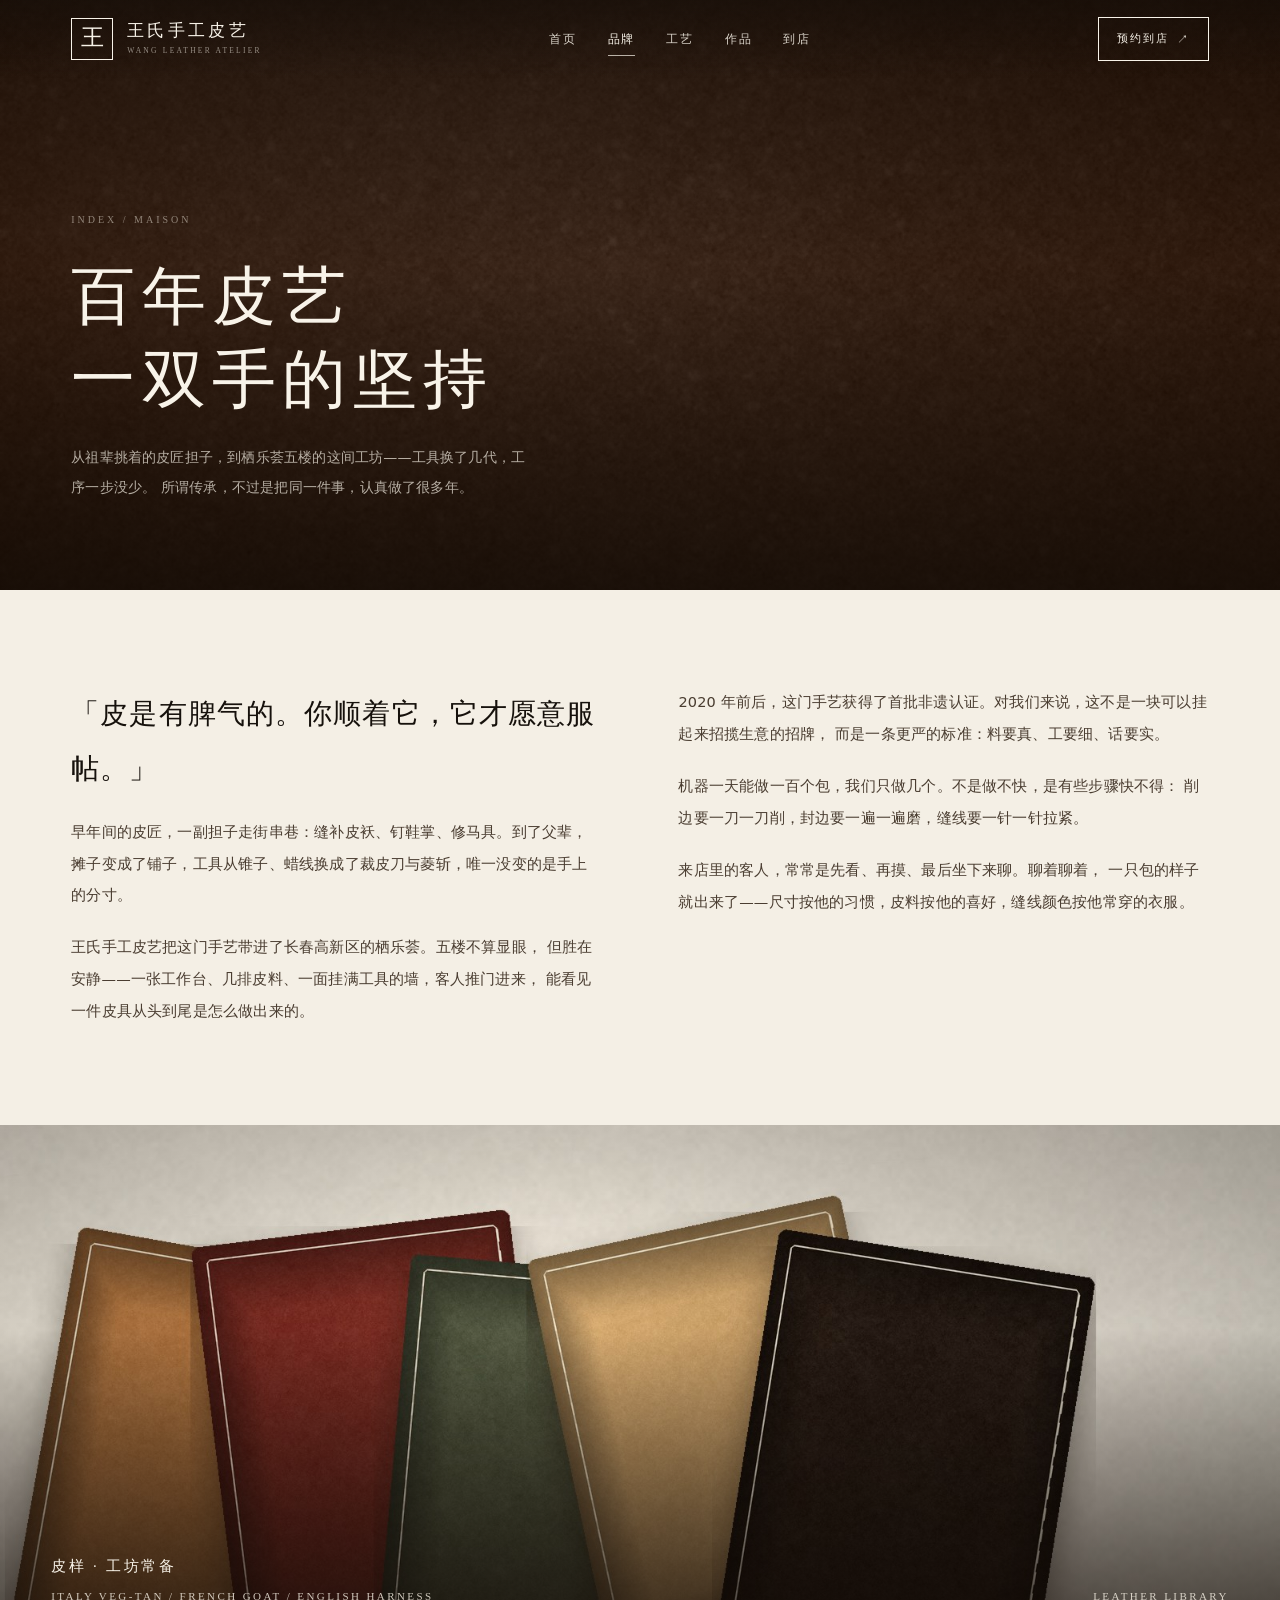
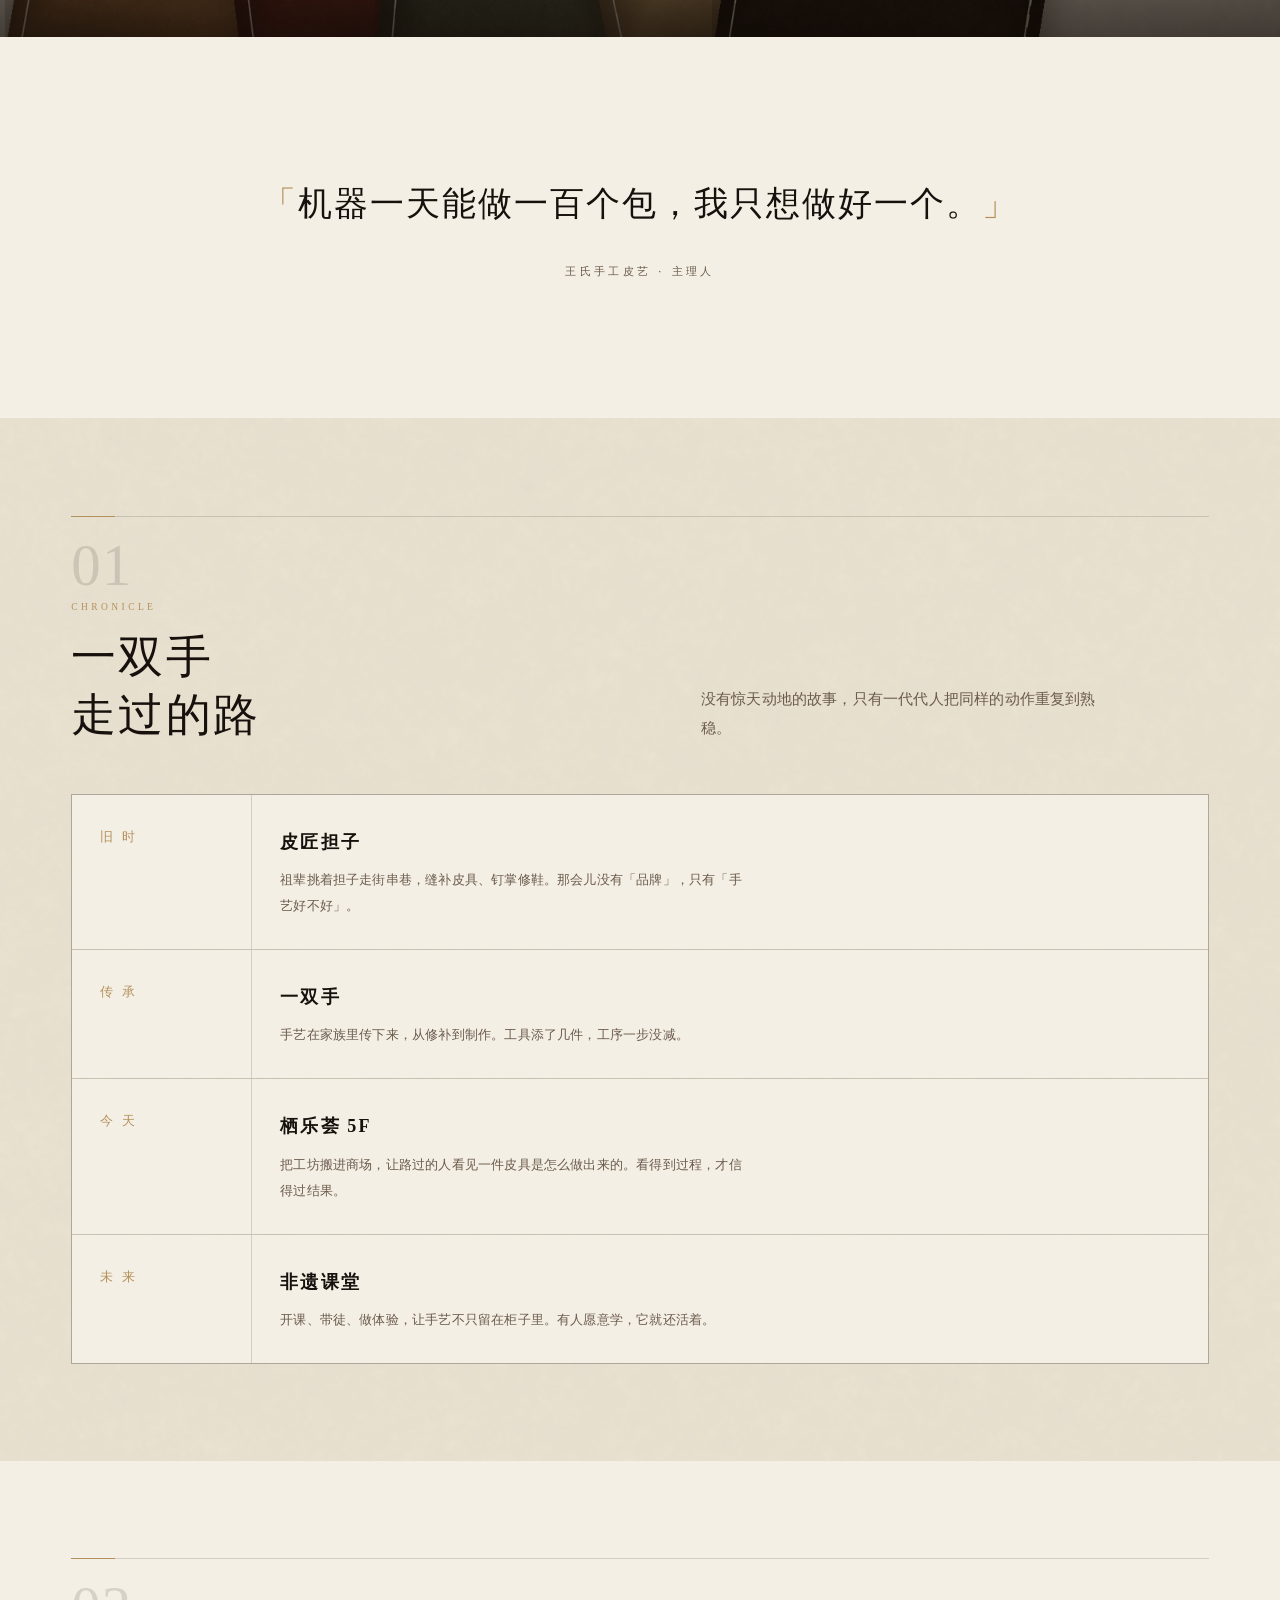
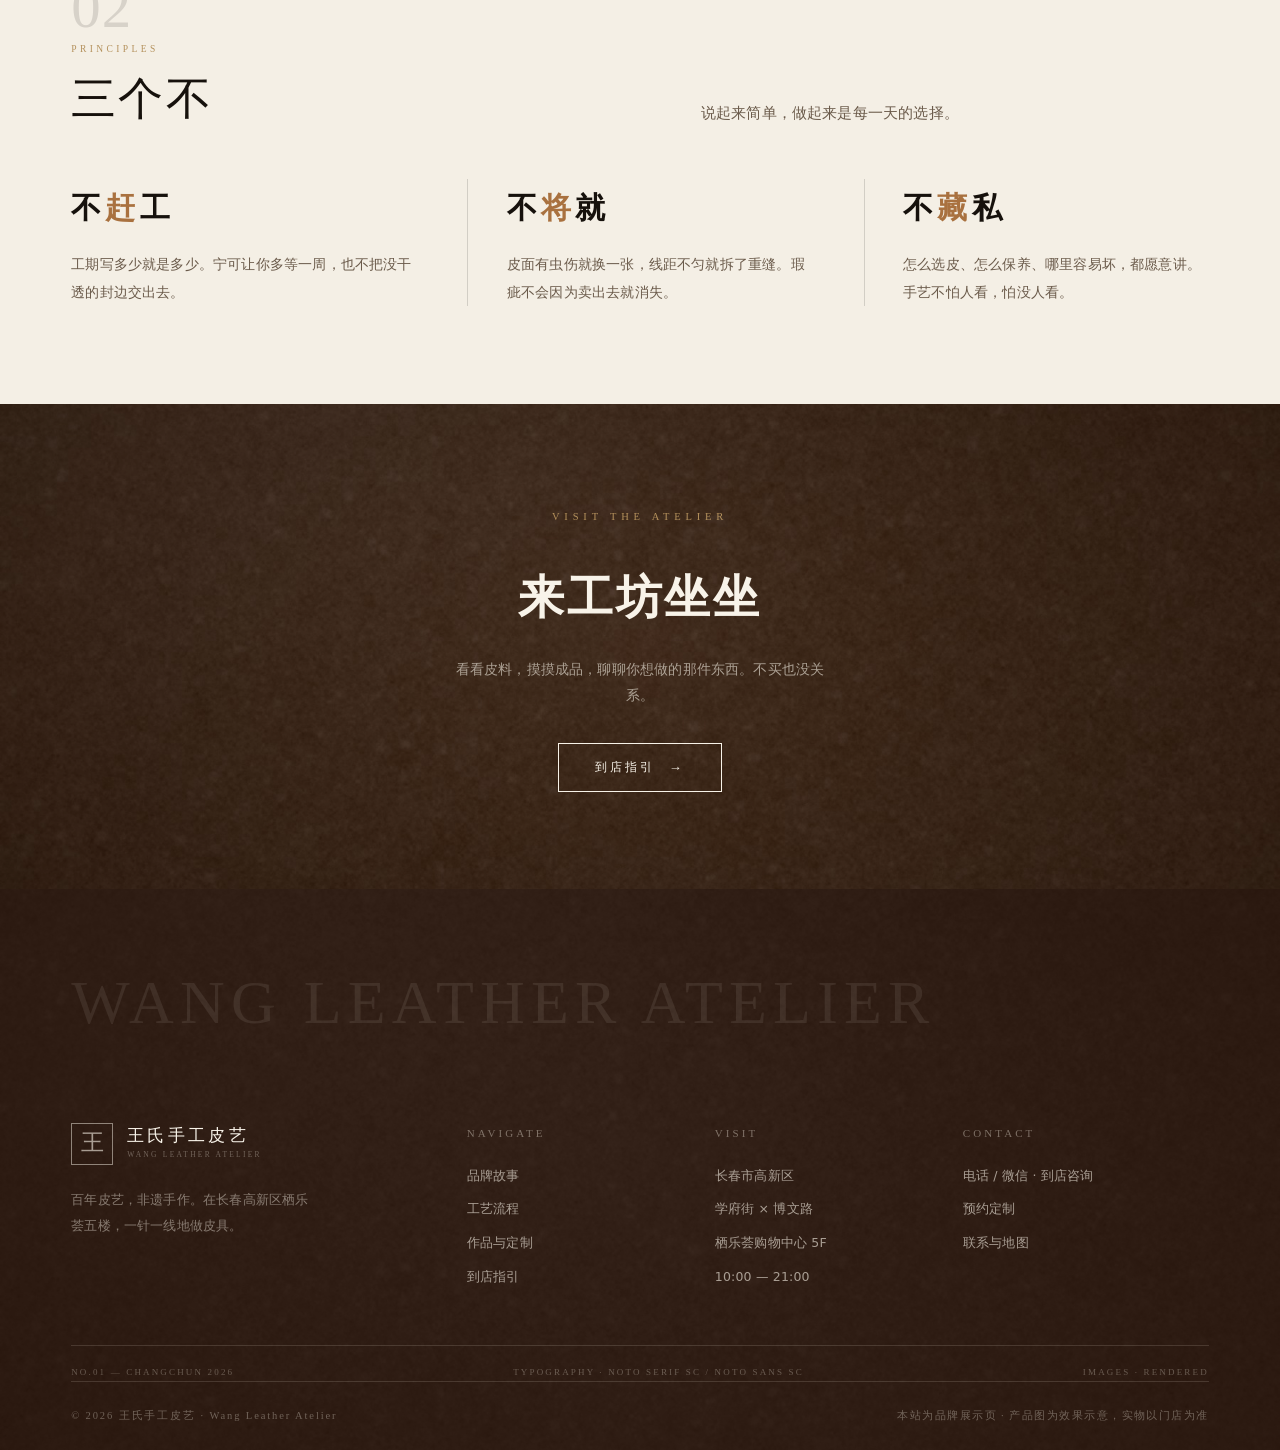
<file: story.html>
﻿<!DOCTYPE html>
<html lang="zh-CN">
<head>
<meta charset="UTF-8">
<meta name="viewport" content="width=device-width, initial-scale=1.0">
<title>品牌故事 · 王氏手工皮艺｜长春栖乐荟 5F</title>
<meta name="description" content="王氏手工皮艺的品牌故事：从祖辈的皮匠担子到长春栖乐荟五楼的工坊，百年皮艺与非遗手工技艺的传承。">
<meta property="og:title" content="品牌故事 · 王氏手工皮艺｜长春栖乐荟 5F">
<meta property="og:description" content="王氏手工皮艺的品牌故事：从祖辈的皮匠担子到长春栖乐荟五楼的工坊，百年皮艺与非遗手工技艺的传承。">
<meta property="og:type" content="website">
<meta property="og:image" content="assets/img/swatches.jpg">
<meta name="twitter:card" content="summary_large_image">
<meta name="theme-color" content="#3d2517">
<link rel="icon" href="assets/img/favicon.svg" type="image/svg+xml">
<link rel="preload" as="image" href="assets/img/leather-dark.jpg">
<link rel="stylesheet" href="assets/css/main.css">
</head>
<body data-page="story">
<a class="skip" href="#main">跳到主要内容</a>

<header class="header">
  <div class="container header__inner">
    <a class="brand" href="index.html" aria-label="王氏手工皮艺 首页">
      <span class="brand__seal">王</span>
      <span class="brand__text">
        <span class="brand__cn">王氏手工皮艺</span>
        <span class="brand__en">Wang Leather Atelier</span>
      </span>
    </a>
    <nav class="nav" aria-label="主导航">
      <a data-nav="home" href="index.html">首页</a>
      <a data-nav="story" href="story.html">品牌</a>
      <a data-nav="craft" href="craft.html">工艺</a>
      <a data-nav="works" href="works.html">作品</a>
      <a data-nav="visit" href="visit.html">到店</a>
    </nav>
    <a class="header__cta" href="visit.html"><span>预约到店</span></a>
    <button class="burger" aria-label="打开菜单" aria-expanded="false"><i></i><i></i><i></i></button>
  </div>
</header>

<div class="drawer">
  <nav aria-label="移动端导航">
    <a href="index.html">首页 <small>Home</small></a>
    <a href="story.html">品牌 <small>Maison</small></a>
    <a href="craft.html">工艺 <small>Savoir-faire</small></a>
    <a href="works.html">作品 <small>Works</small></a>
    <a href="visit.html">到店 <small>Boutique</small></a>
  </nav>
  <div class="drawer__foot">吉林省长春市高新区 · 栖乐荟购物中心 5F<br>营业时间 10:00 — 21:00（随商场）</div>
</div>

<main id="main">

  <section class="page-hero">
    <div class="container">
      <div class="crumbs"><a href="index.html">Index</a> / Maison</div>
      <h1>百年皮艺<br>一双手的坚持</h1>
      <p class="page-lead">
        从祖辈挑着的皮匠担子，到栖乐荟五楼的这间工坊——工具换了几代，工序一步没少。
        所谓传承，不过是把同一件事，认真做了很多年。
      </p>
    </div>
  </section>

  <section class="section">
    <div class="container">
      <div class="story-grid">
        <div class="reveal">
          <p class="lead">「皮是有脾气的。你顺着它，它才愿意服帖。」</p>
          <p>
            早年间的皮匠，一副担子走街串巷：缝补皮袄、钉鞋掌、修马具。到了父辈，
            摊子变成了铺子，工具从锥子、蜡线换成了裁皮刀与菱斩，唯一没变的是手上的分寸。
          </p>
          <p>
            王氏手工皮艺把这门手艺带进了长春高新区的栖乐荟。五楼不算显眼，
            但胜在安静——一张工作台、几排皮料、一面挂满工具的墙，客人推门进来，
            能看见一件皮具从头到尾是怎么做出来的。
          </p>
        </div>
        <div class="reveal" data-delay="1">
          <p>
            2020 年前后，这门手艺获得了首批非遗认证。对我们来说，这不是一块可以挂起来招揽生意的招牌，
            而是一条更严的标准：料要真、工要细、话要实。
          </p>
          <p>
            机器一天能做一百个包，我们只做几个。不是做不快，是有些步骤快不得：
            削边要一刀一刀削，封边要一遍一遍磨，缝线要一针一针拉紧。
          </p>
          <p>
            来店里的客人，常常是先看、再摸、最后坐下来聊。聊着聊着，
            一只包的样子就出来了——尺寸按他的习惯，皮料按他的喜好，缝线颜色按他常穿的衣服。
          </p>
        </div>
      </div>
    </div>
  </section>

  <section class="band">
    <img src="assets/img/swatches.jpg" width="1600" height="1100" alt="工坊常用皮样：植鞣革、山羊皮、马缰革">
    <div class="band__caption">
      <div><b>皮样 · 工坊常备</b>Italy Veg-Tan / French Goat / English Harness</div>
      <div>Leather Library</div>
    </div>
  </section>

  <section class="section">
    <div class="container">
      <div class="quote reveal">
        <blockquote>机器一天能做一百个包，我只想做好一个。</blockquote>
        <cite>王氏手工皮艺 · 主理人</cite>
      </div>
    </div>
  </section>

  <section class="section section--tint">
    <div class="container">
      <div class="sec-head">
        <div><span class="idx">01 / Chronicle</span><h2>一双手<br>走过的路</h2></div>
        <p class="sec-lead">没有惊天动地的故事，只有一代代人把同样的动作重复到熟稳。</p>
      </div>

      <div class="timeline reveal">
        <div class="tl-row">
          <div class="tl-year">旧 时</div>
          <div class="tl-body">
            <h3>皮匠担子</h3>
            <p>祖辈挑着担子走街串巷，缝补皮具、钉掌修鞋。那会儿没有「品牌」，只有「手艺好不好」。</p>
          </div>
        </div>
        <div class="tl-row">
          <div class="tl-year">传 承</div>
          <div class="tl-body">
            <h3>一双手</h3>
            <p>手艺在家族里传下来，从修补到制作。工具添了几件，工序一步没减。</p>
          </div>
        </div>
        <div class="tl-row">
          <div class="tl-year">今 天</div>
          <div class="tl-body">
            <h3>栖乐荟 5F</h3>
            <p>把工坊搬进商场，让路过的人看见一件皮具是怎么做出来的。看得到过程，才信得过结果。</p>
          </div>
        </div>
        <div class="tl-row">
          <div class="tl-year">未 来</div>
          <div class="tl-body">
            <h3>非遗课堂</h3>
            <p>开课、带徒、做体验，让手艺不只留在柜子里。有人愿意学，它就还活着。</p>
          </div>
        </div>
      </div>
    </div>
  </section>

  <section class="section">
    <div class="container">
      <div class="sec-head">
        <div><span class="idx">02 / Principles</span><h2>三个不</h2></div>
        <p class="sec-lead">说起来简单，做起来是每一天的选择。</p>
      </div>
      <div class="values">
        <div class="value reveal">
          <h3>不<span>赶</span>工</h3>
          <p>工期写多少就是多少。宁可让你多等一周，也不把没干透的封边交出去。</p>
        </div>
        <div class="value reveal" data-delay="1">
          <h3>不<span>将</span>就</h3>
          <p>皮面有虫伤就换一张，线距不匀就拆了重缝。瑕疵不会因为卖出去就消失。</p>
        </div>
        <div class="value reveal" data-delay="2">
          <h3>不<span>藏</span>私</h3>
          <p>怎么选皮、怎么保养、哪里容易坏，都愿意讲。手艺不怕人看，怕没人看。</p>
        </div>
      </div>
    </div>
  </section>

  <section class="section section--dark">
    <div class="container" style="text-align:center">
      <span class="eyebrow on-dark">Visit the Atelier</span>
      <h2 style="font-family:var(--serif);font-weight:600;font-size:clamp(28px,3.6vw,46px);letter-spacing:.06em;margin:24px 0 14px">来工坊坐坐</h2>
      <p style="color:rgba(244,238,226,.6);font-size:14px;max-width:44ch;margin:0 auto 34px">看看皮料，摸摸成品，聊聊你想做的那件东西。不买也没关系。</p>
      <a class="btn btn--ghost" href="visit.html" style="color:var(--cream)">到店指引 <span class="arw">→</span></a>
    </div>
  </section>

</main>

<footer class="footer">
  <div class="container">
    <div class="footer__top">
      <div class="footer__brand">
        <a class="brand" href="index.html">
          <span class="brand__seal">王</span>
          <span class="brand__text"><span class="brand__cn">王氏手工皮艺</span><span class="brand__en">Wang Leather Atelier</span></span>
        </a>
        <p>百年皮艺，非遗手作。在长春高新区栖乐荟五楼，一针一线地做皮具。</p>
      </div>
      <div><h4>Navigate</h4><ul>
        <li><a href="story.html">品牌故事</a></li>
        <li><a href="craft.html">工艺流程</a></li>
        <li><a href="works.html">作品与定制</a></li>
        <li><a href="visit.html">到店指引</a></li>
      </ul></div>
      <div><h4>Visit</h4><ul>
        <li>长春市高新区</li><li>学府街 × 博文路</li><li>栖乐荟购物中心 5F</li><li>10:00 — 21:00</li>
      </ul></div>
      <div><h4>Contact</h4><ul>
        <li>电话 / 微信 · 到店咨询</li>
        <li><a href="works.html#custom">预约定制</a></li>
        <li><a href="visit.html#contact">联系与地图</a></li>
      </ul></div>
    </div>
    <div class="footer__bottom">
      <span>© <span data-year>2026</span> 王氏手工皮艺 · Wang Leather Atelier</span>
      <span>本站为品牌展示页 · 产品图为效果示意，实物以门店为准</span>
    </div>
  </div>
</footer>

<script src="assets/js/main.js"></script>
</body>
</html>
</file>
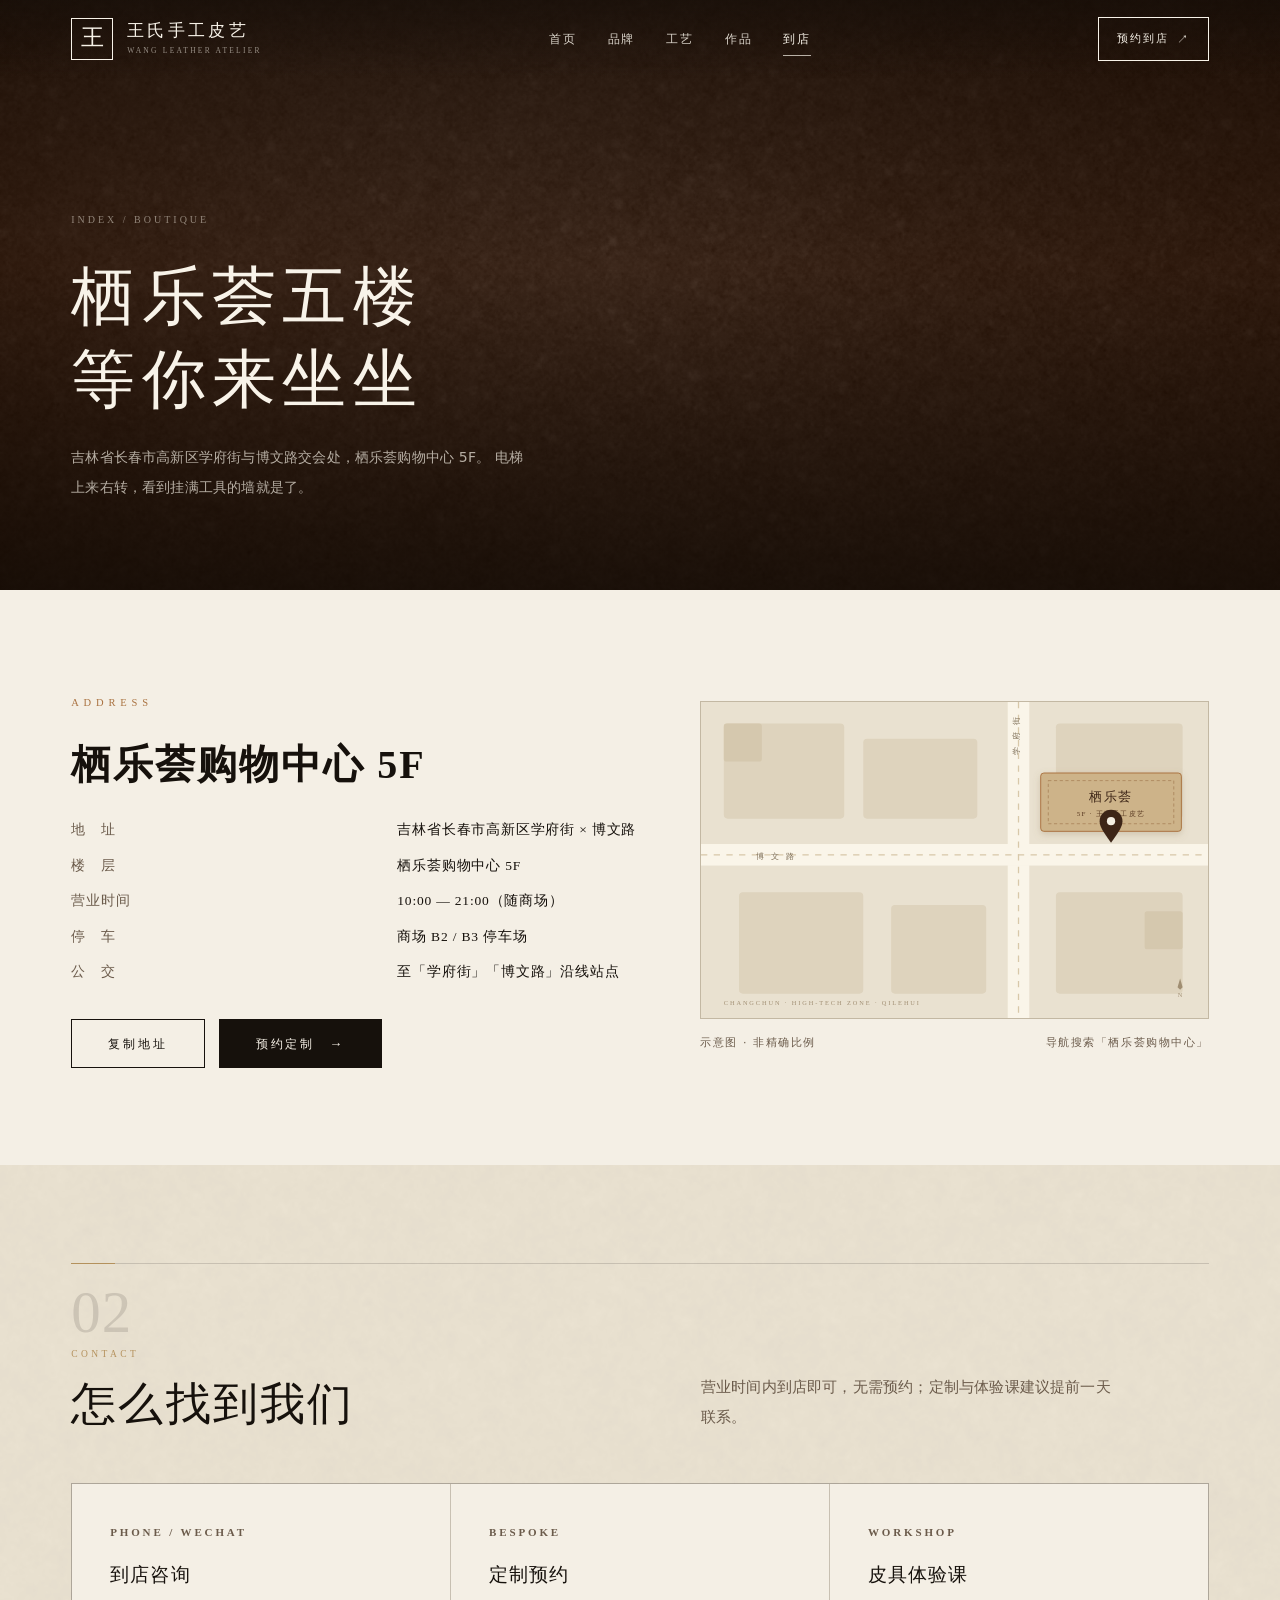
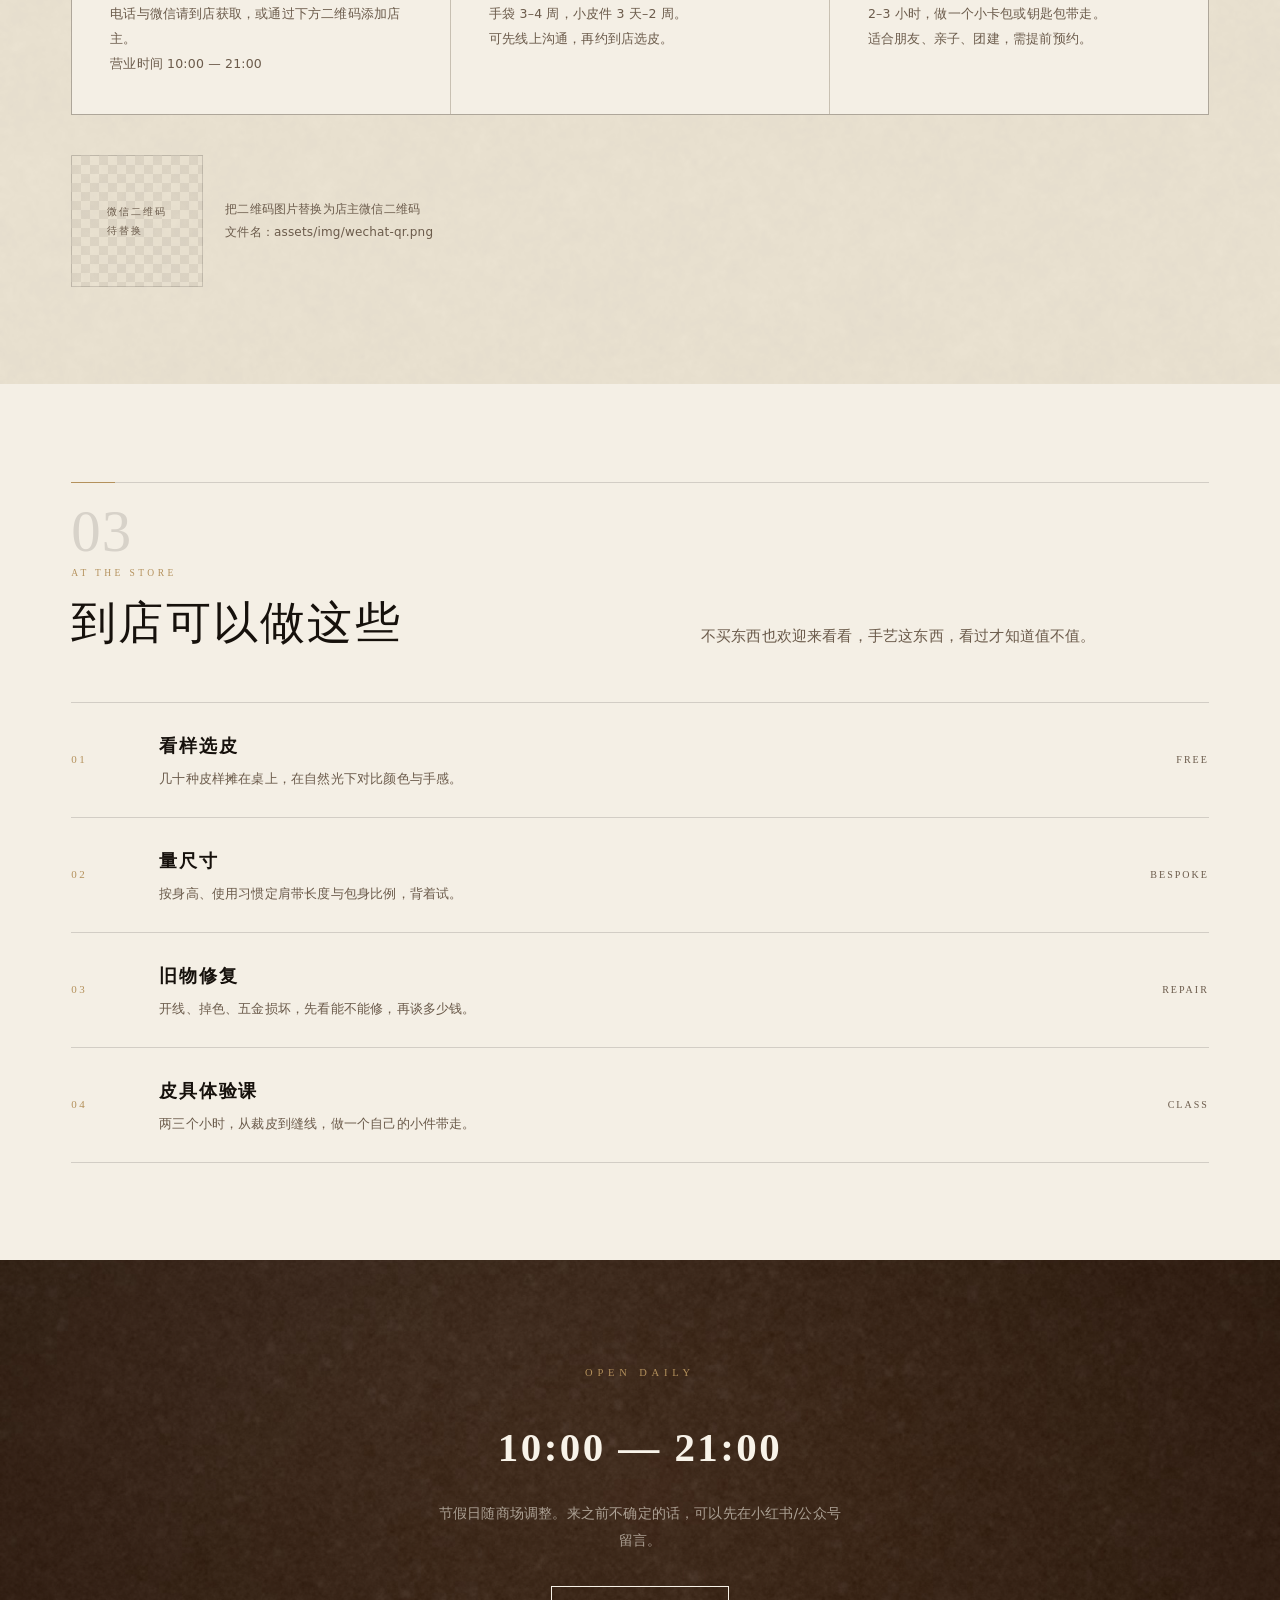
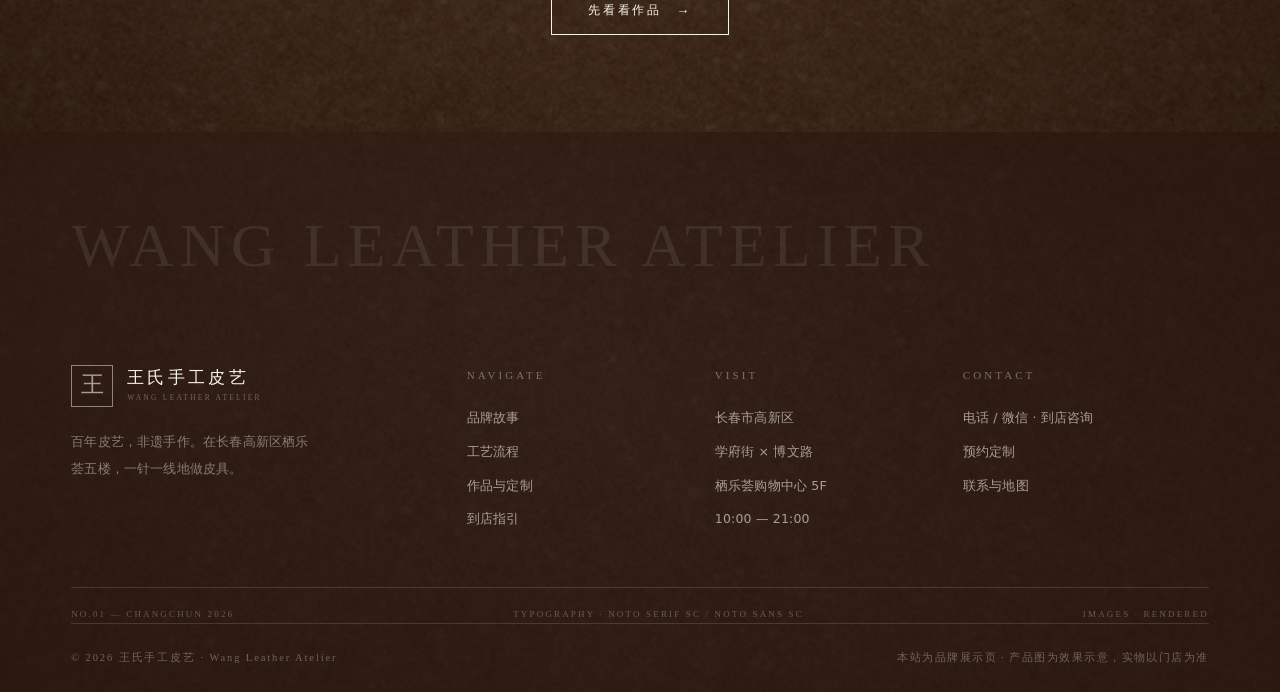
<file: visit.html>
﻿<!DOCTYPE html>
<html lang="zh-CN">
<head>
<meta charset="UTF-8">
<meta name="viewport" content="width=device-width, initial-scale=1.0">
<title>到店指引 · 王氏手工皮艺｜长春高新区栖乐荟 5F</title>
<meta name="description" content="王氏手工皮艺到店指引：吉林省长春市高新区学府街与博文路交会处 栖乐荟购物中心 5F，营业时间 10:00—21:00，B2/B3 停车场。">
<meta property="og:title" content="到店指引 · 王氏手工皮艺｜长春高新区栖乐荟 5F">
<meta property="og:description" content="吉林省长春市高新区学府街与博文路交会处，栖乐荟购物中心 5F，营业时间 10:00—21:00，B2/B3 停车场。">
<meta property="og:type" content="website">
<meta property="og:image" content="assets/img/swatches.jpg">
<meta name="twitter:card" content="summary_large_image">
<meta name="theme-color" content="#3d2517">
<link rel="icon" href="assets/img/favicon.svg" type="image/svg+xml">
<link rel="preload" as="image" href="assets/img/leather-dark.jpg">
<link rel="stylesheet" href="assets/css/main.css">
</head>
<body data-page="visit">
<a class="skip" href="#main">跳到主要内容</a>

<header class="header">
  <div class="container header__inner">
    <a class="brand" href="index.html" aria-label="王氏手工皮艺 首页">
      <span class="brand__seal">王</span>
      <span class="brand__text">
        <span class="brand__cn">王氏手工皮艺</span>
        <span class="brand__en">Wang Leather Atelier</span>
      </span>
    </a>
    <nav class="nav" aria-label="主导航">
      <a data-nav="home" href="index.html">首页</a>
      <a data-nav="story" href="story.html">品牌</a>
      <a data-nav="craft" href="craft.html">工艺</a>
      <a data-nav="works" href="works.html">作品</a>
      <a data-nav="visit" href="visit.html">到店</a>
    </nav>
    <a class="header__cta" href="visit.html"><span>预约到店</span></a>
    <button class="burger" aria-label="打开菜单" aria-expanded="false"><i></i><i></i><i></i></button>
  </div>
</header>

<div class="drawer">
  <nav aria-label="移动端导航">
    <a href="index.html">首页 <small>Home</small></a>
    <a href="story.html">品牌 <small>Maison</small></a>
    <a href="craft.html">工艺 <small>Savoir-faire</small></a>
    <a href="works.html">作品 <small>Works</small></a>
    <a href="visit.html">到店 <small>Boutique</small></a>
  </nav>
  <div class="drawer__foot">吉林省长春市高新区 · 栖乐荟购物中心 5F<br>营业时间 10:00 — 21:00（随商场）</div>
</div>

<main id="main">

  <section class="page-hero">
    <div class="container">
      <div class="crumbs"><a href="index.html">Index</a> / Boutique</div>
      <h1>栖乐荟五楼<br>等你来坐坐</h1>
      <p class="page-lead">
        吉林省长春市高新区学府街与博文路交会处，栖乐荟购物中心 5F。
        电梯上来右转，看到挂满工具的墙就是了。
      </p>
    </div>
  </section>

  <section class="section">
    <div class="container">
      <div class="form-wrap" style="align-items:center">
        <div class="reveal">
          <span class="eyebrow">Address</span>
          <h2 style="font-family:var(--serif);font-weight:600;font-size:clamp(26px,3.2vw,40px);line-height:1.5;letter-spacing:.05em;margin:18px 0 22px">栖乐荟购物中心 5F</h2>
          <dl class="hours">
            <dt>地　址</dt><dd>吉林省长春市高新区学府街 × 博文路</dd>
            <dt>楼　层</dt><dd>栖乐荟购物中心 5F</dd>
            <dt>营业时间</dt><dd>10:00 — 21:00（随商场）</dd>
            <dt>停　车</dt><dd>商场 B2 / B3 停车场</dd>
            <dt>公　交</dt><dd>至「学府街」「博文路」沿线站点</dd>
          </dl>
          <div style="display:flex;gap:14px;flex-wrap:wrap;margin-top:34px">
            <button class="btn btn--ghost" type="button" data-copy-text="吉林省长春市高新区学府街与博文路交会处 栖乐荟购物中心 5F 王氏手工皮艺">复制地址</button>
            <a class="btn btn--solid" href="works.html#custom">预约定制 <span class="arw">→</span></a>
          </div>
        </div>

        <div class="reveal" data-delay="1">
          <div class="map-board">
            <img src="assets/img/map.svg" width="800" height="500" alt="栖乐荟购物中心位置示意图：学府街与博文路交会处" style="width:100%;height:100%;object-fit:cover">
          </div>
          <div class="map-caption">
            <span>示意图 · 非精确比例</span>
            <span>导航搜索「栖乐荟购物中心」</span>
          </div>
        </div>
      </div>
    </div>
  </section>

  <section class="section section--tint" id="contact">
    <div class="container">
      <div class="sec-head">
        <div><span class="idx">02 / Contact</span><h2>怎么找到我们</h2></div>
        <p class="sec-lead">营业时间内到店即可，无需预约；定制与体验课建议提前一天联系。</p>
      </div>

      <div class="contact-grid reveal">
        <div class="contact-card">
          <h3>Phone / WeChat</h3>
          <div class="big">到店咨询</div>
          <p>电话与微信请到店获取，或通过下方二维码添加店主。<br>营业时间 10:00 — 21:00</p>
        </div>
        <div class="contact-card">
          <h3>Bespoke</h3>
          <div class="big">定制预约</div>
          <p>手袋 3–4 周，小皮件 3 天–2 周。<br>可先线上沟通，再约到店选皮。</p>
        </div>
        <div class="contact-card">
          <h3>Workshop</h3>
          <div class="big">皮具体验课</div>
          <p>2–3 小时，做一个小卡包或钥匙包带走。<br>适合朋友、亲子、团建，需提前预约。</p>
        </div>
      </div>

      <div class="qr-wrap reveal" style="margin-top:40px">
        <div class="qr">微信二维码<br>待替换</div>
        <p>把二维码图片替换为店主微信二维码<br>文件名：assets/img/wechat-qr.png</p>
      </div>
    </div>
  </section>

  <section class="section">
    <div class="container">
      <div class="sec-head">
        <div><span class="idx">03 / At the store</span><h2>到店可以做这些</h2></div>
        <p class="sec-lead">不买东西也欢迎来看看，手艺这东西，看过才知道值不值。</p>
      </div>

      <div class="row-list reveal">
        <div class="row-item">
          <span class="no">01</span>
          <div><h3>看样选皮</h3><p>几十种皮样摊在桌上，在自然光下对比颜色与手感。</p></div>
          <span class="tag">Free</span>
        </div>
        <div class="row-item">
          <span class="no">02</span>
          <div><h3>量尺寸</h3><p>按身高、使用习惯定肩带长度与包身比例，背着试。</p></div>
          <span class="tag">Bespoke</span>
        </div>
        <div class="row-item">
          <span class="no">03</span>
          <div><h3>旧物修复</h3><p>开线、掉色、五金损坏，先看能不能修，再谈多少钱。</p></div>
          <span class="tag">Repair</span>
        </div>
        <div class="row-item">
          <span class="no">04</span>
          <div><h3>皮具体验课</h3><p>两三个小时，从裁皮到缝线，做一个自己的小件带走。</p></div>
          <span class="tag">Class</span>
        </div>
      </div>
    </div>
  </section>

  <section class="section section--dark">
    <div class="container" style="text-align:center">
      <span class="eyebrow on-dark">Open Daily</span>
      <h2 style="font-family:var(--serif);font-weight:600;font-size:clamp(26px,3.2vw,42px);letter-spacing:.06em;margin:22px 0 14px">10:00 — 21:00</h2>
      <p style="color:rgba(244,238,226,.6);font-size:14px;max-width:46ch;margin:0 auto 32px">节假日随商场调整。来之前不确定的话，可以先在小红书/公众号留言。</p>
      <a class="btn btn--ghost" href="works.html" style="color:var(--cream)">先看看作品 <span class="arw">→</span></a>
    </div>
  </section>

</main>

<footer class="footer">
  <div class="container">
    <div class="footer__top">
      <div class="footer__brand">
        <a class="brand" href="index.html">
          <span class="brand__seal">王</span>
          <span class="brand__text"><span class="brand__cn">王氏手工皮艺</span><span class="brand__en">Wang Leather Atelier</span></span>
        </a>
        <p>百年皮艺，非遗手作。在长春高新区栖乐荟五楼，一针一线地做皮具。</p>
      </div>
      <div><h4>Navigate</h4><ul>
        <li><a href="story.html">品牌故事</a></li>
        <li><a href="craft.html">工艺流程</a></li>
        <li><a href="works.html">作品与定制</a></li>
        <li><a href="visit.html">到店指引</a></li>
      </ul></div>
      <div><h4>Visit</h4><ul>
        <li>长春市高新区</li><li>学府街 × 博文路</li><li>栖乐荟购物中心 5F</li><li>10:00 — 21:00</li>
      </ul></div>
      <div><h4>Contact</h4><ul>
        <li>电话 / 微信 · 到店咨询</li>
        <li><a href="works.html#custom">预约定制</a></li>
        <li><a href="visit.html#contact">联系与地图</a></li>
      </ul></div>
    </div>
    <div class="footer__bottom">
      <span>© <span data-year>2026</span> 王氏手工皮艺 · Wang Leather Atelier</span>
      <span>本站为品牌展示页 · 产品图为效果示意，实物以门店为准</span>
    </div>
  </div>
</footer>

<script src="assets/js/main.js"></script>
</body>
</html>
</file>
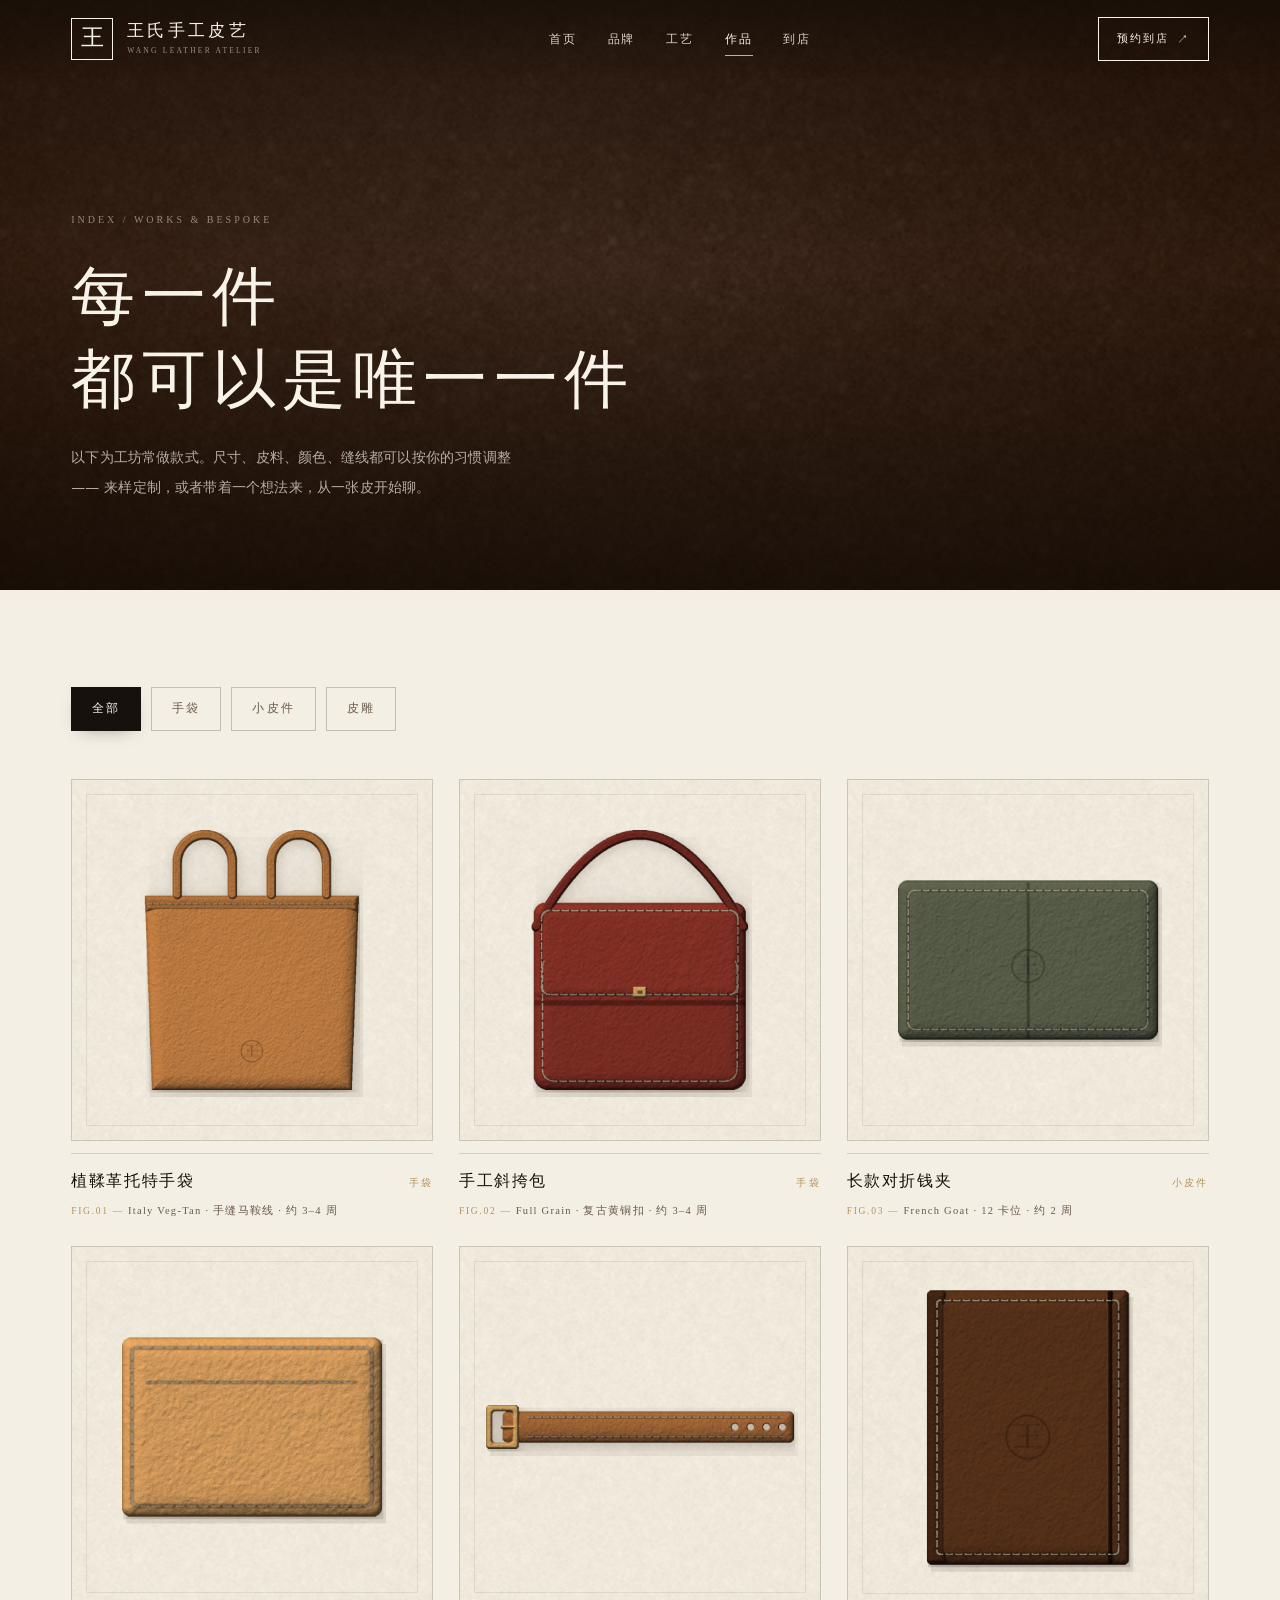
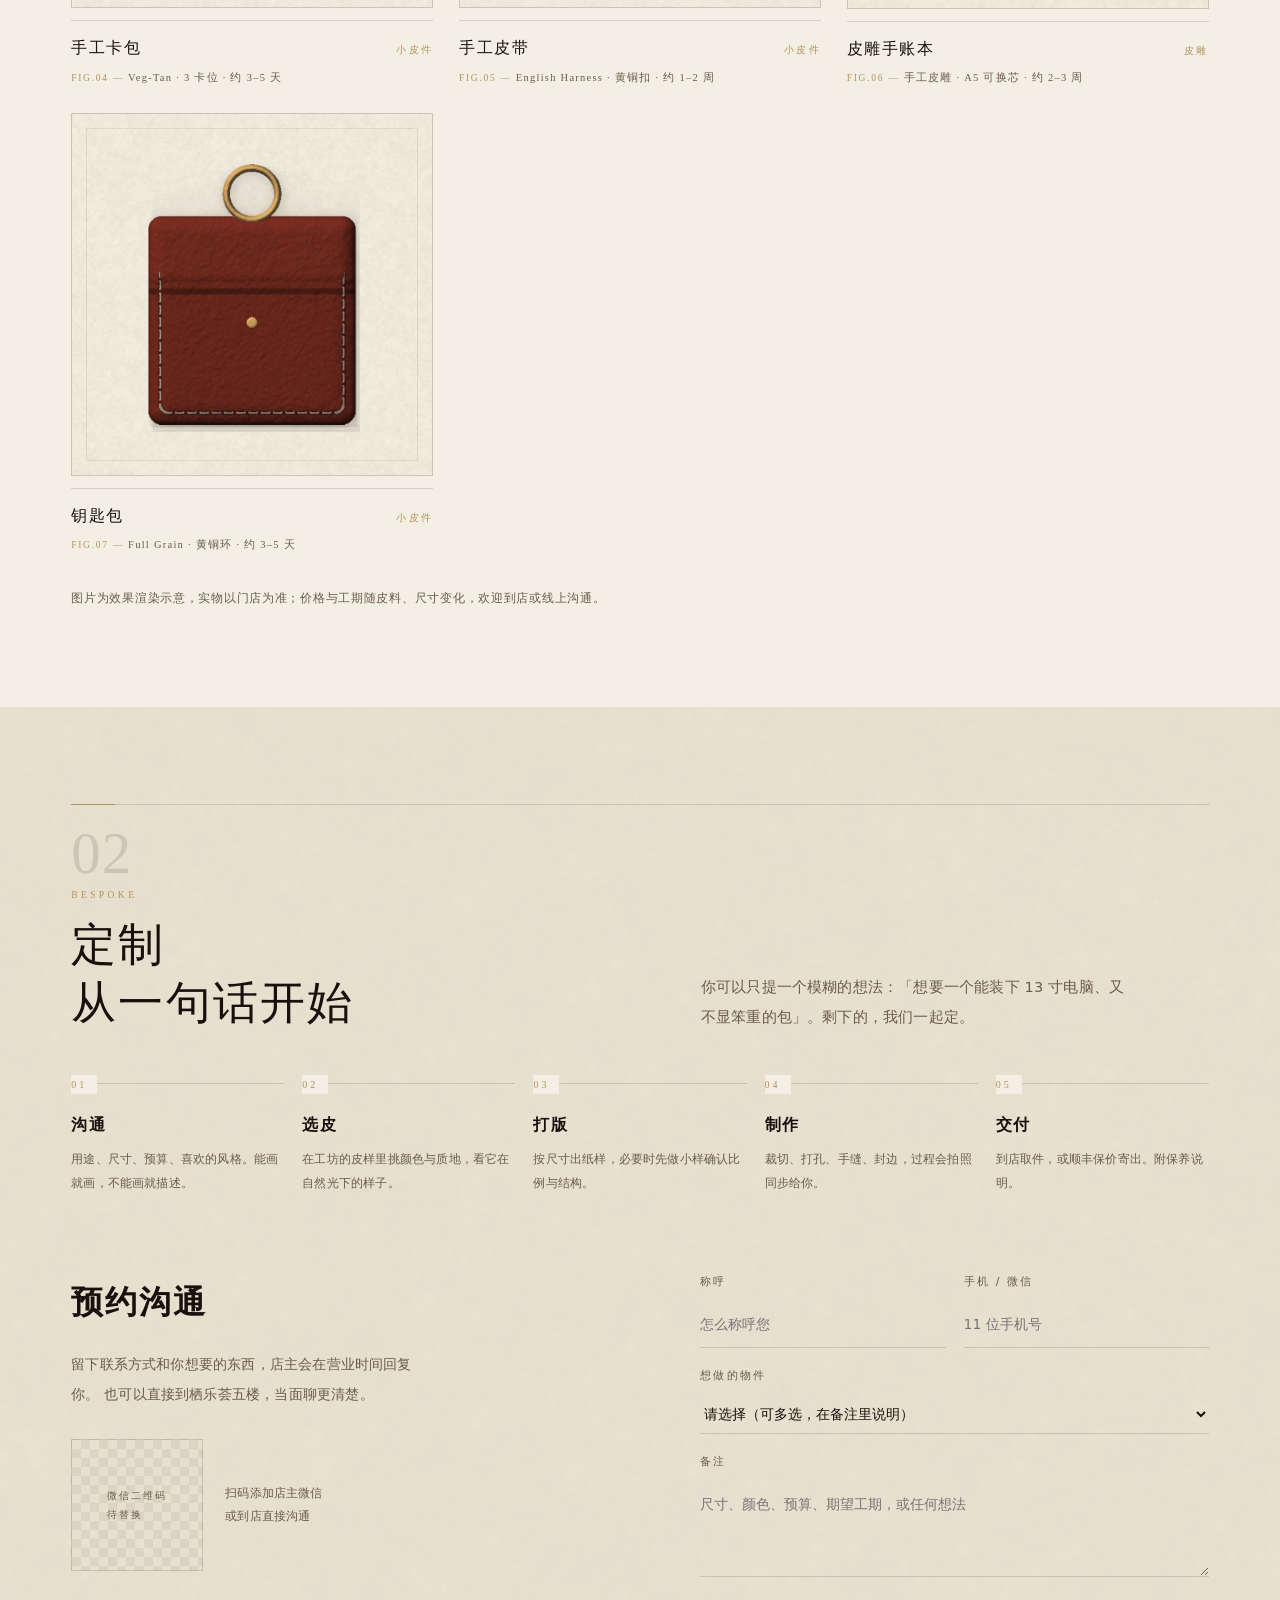
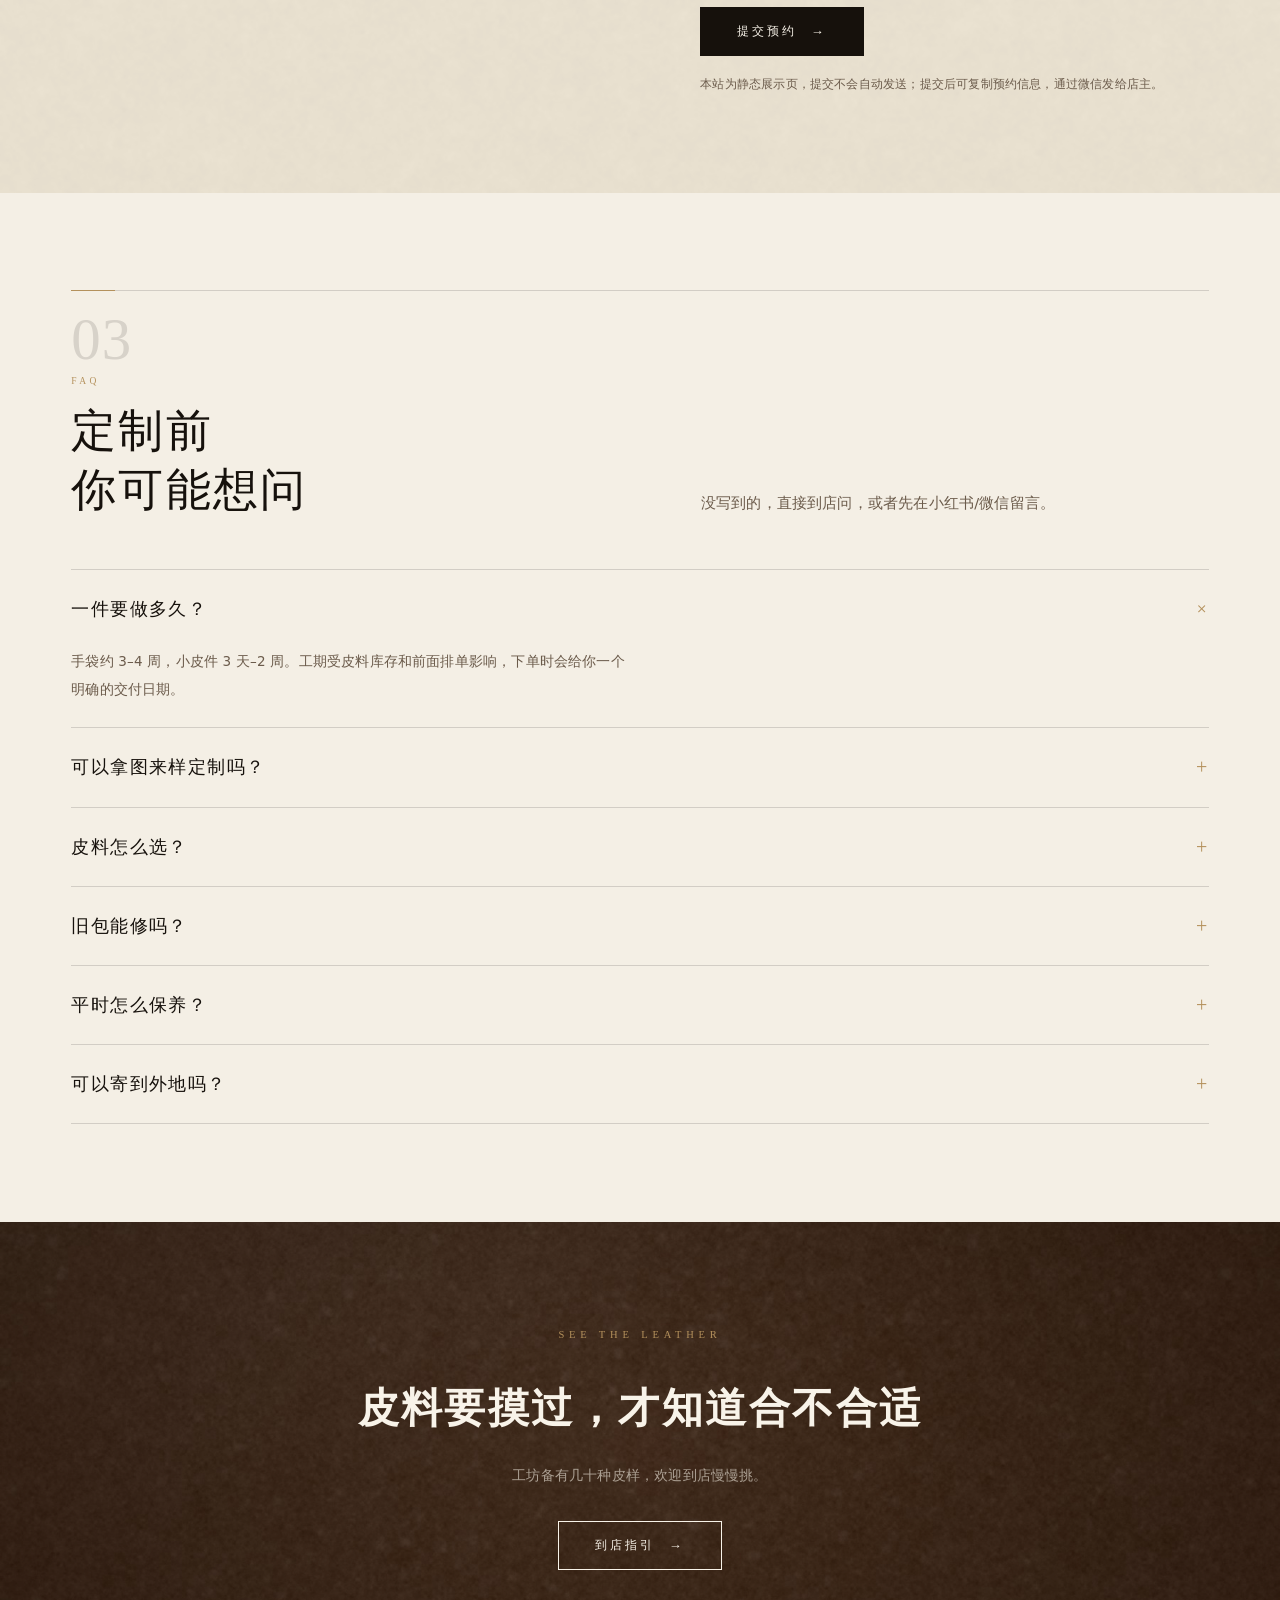
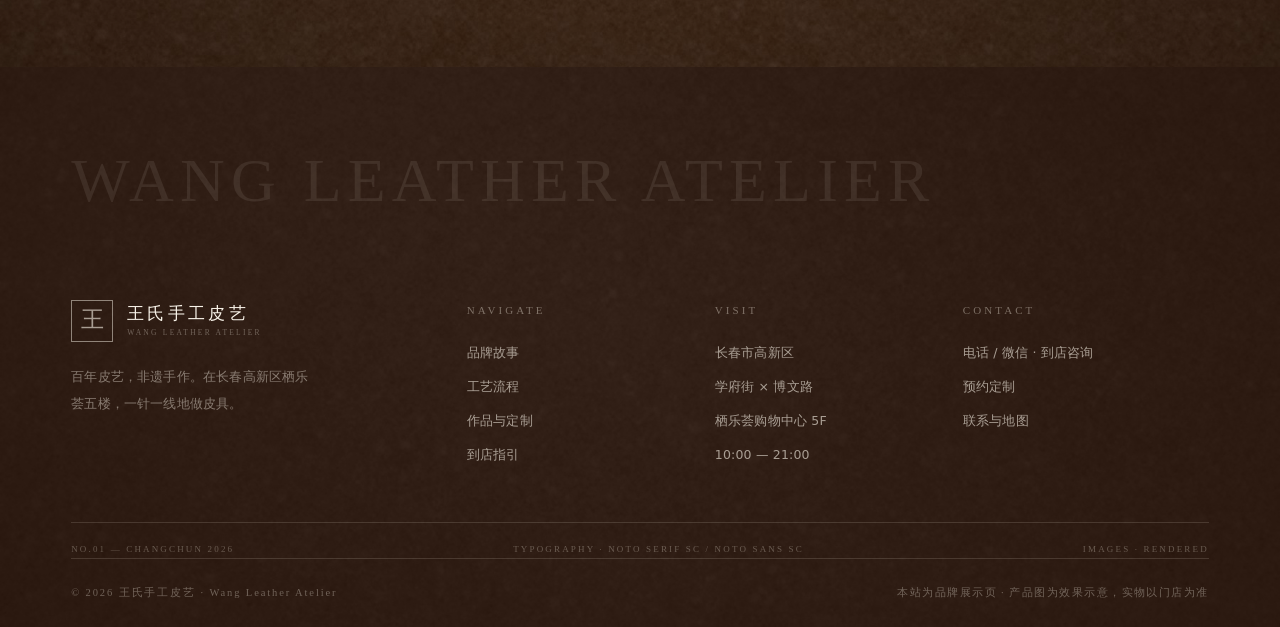
<file: works.html>
﻿<!DOCTYPE html>
<html lang="zh-CN">
<head>
<meta charset="UTF-8">
<meta name="viewport" content="width=device-width, initial-scale=1.0">
<title>作品与定制 · 王氏手工皮艺｜手袋 · 钱夹 · 皮雕</title>
<meta name="description" content="王氏手工皮艺作品：植鞣革托特手袋、斜挎包、长款钱夹、卡包、皮带、皮雕手账本、钥匙包。支持来样定制，长春栖乐荟 5F 到店沟通。">
<meta property="og:title" content="作品与定制 · 王氏手工皮艺｜手袋 · 钱夹 · 皮雕">
<meta property="og:description" content="植鞣革托特手袋、斜挎包、长款钱夹、卡包、皮带、皮雕手账本、钥匙包，支持来样定制。">
<meta property="og:type" content="website">
<meta property="og:image" content="assets/img/swatches.jpg">
<meta name="twitter:card" content="summary_large_image">
<meta name="theme-color" content="#3d2517">
<link rel="icon" href="assets/img/favicon.svg" type="image/svg+xml">
<link rel="preload" as="image" href="assets/img/leather-dark.jpg">
<link rel="stylesheet" href="assets/css/main.css">
</head>
<body data-page="works">
<a class="skip" href="#main">跳到主要内容</a>

<header class="header">
  <div class="container header__inner">
    <a class="brand" href="index.html" aria-label="王氏手工皮艺 首页">
      <span class="brand__seal">王</span>
      <span class="brand__text">
        <span class="brand__cn">王氏手工皮艺</span>
        <span class="brand__en">Wang Leather Atelier</span>
      </span>
    </a>
    <nav class="nav" aria-label="主导航">
      <a data-nav="home" href="index.html">首页</a>
      <a data-nav="story" href="story.html">品牌</a>
      <a data-nav="craft" href="craft.html">工艺</a>
      <a data-nav="works" href="works.html">作品</a>
      <a data-nav="visit" href="visit.html">到店</a>
    </nav>
    <a class="header__cta" href="visit.html"><span>预约到店</span></a>
    <button class="burger" aria-label="打开菜单" aria-expanded="false"><i></i><i></i><i></i></button>
  </div>
</header>

<div class="drawer">
  <nav aria-label="移动端导航">
    <a href="index.html">首页 <small>Home</small></a>
    <a href="story.html">品牌 <small>Maison</small></a>
    <a href="craft.html">工艺 <small>Savoir-faire</small></a>
    <a href="works.html">作品 <small>Works</small></a>
    <a href="visit.html">到店 <small>Boutique</small></a>
  </nav>
  <div class="drawer__foot">吉林省长春市高新区 · 栖乐荟购物中心 5F<br>营业时间 10:00 — 21:00（随商场）</div>
</div>

<main id="main">

  <section class="page-hero">
    <div class="container">
      <div class="crumbs"><a href="index.html">Index</a> / Works & Bespoke</div>
      <h1>每一件<br>都可以是唯一一件</h1>
      <p class="page-lead">
        以下为工坊常做款式。尺寸、皮料、颜色、缝线都可以按你的习惯调整——
        来样定制，或者带着一个想法来，从一张皮开始聊。
      </p>
    </div>
  </section>

  <section class="section">
    <div class="container">
      <div class="filters reveal">
        <button class="filter is-active" data-filter="all">全部</button>
        <button class="filter" data-filter="bag">手袋</button>
        <button class="filter" data-filter="small">小皮件</button>
        <button class="filter" data-filter="carve">皮雕</button>
      </div>

      <div class="works-grid">
        <figure class="work-card reveal" data-cat="bag">
          <div class="work-card__frame"><img loading="lazy" decoding="async" src="assets/img/works/tote.webp" width="1000" height="1000" alt="植鞣革托特手袋"></div>
          <figcaption>
            <div><div class="w-name">植鞣革托特手袋</div><div class="w-meta">Italy Veg-Tan · 手缝马鞍线 · 约 3–4 周</div></div>
            <span class="w-tag">手袋</span>
          </figcaption>
        </figure>
        <figure class="work-card reveal" data-cat="bag">
          <div class="work-card__frame"><img loading="lazy" decoding="async" src="assets/img/works/crossbody.webp" width="1000" height="1000" alt="手工斜挎包"></div>
          <figcaption>
            <div><div class="w-name">手工斜挎包</div><div class="w-meta">Full Grain · 复古黄铜扣 · 约 3–4 周</div></div>
            <span class="w-tag">手袋</span>
          </figcaption>
        </figure>
        <figure class="work-card reveal" data-cat="small">
          <div class="work-card__frame"><img loading="lazy" decoding="async" src="assets/img/works/wallet.webp" width="1000" height="1000" alt="长款对折钱夹"></div>
          <figcaption>
            <div><div class="w-name">长款对折钱夹</div><div class="w-meta">French Goat · 12 卡位 · 约 2 周</div></div>
            <span class="w-tag">小皮件</span>
          </figcaption>
        </figure>
        <figure class="work-card reveal" data-cat="small">
          <div class="work-card__frame"><img loading="lazy" decoding="async" src="assets/img/works/cardholder.webp" width="1000" height="1000" alt="手工卡包"></div>
          <figcaption>
            <div><div class="w-name">手工卡包</div><div class="w-meta">Veg-Tan · 3 卡位 · 约 3–5 天</div></div>
            <span class="w-tag">小皮件</span>
          </figcaption>
        </figure>
        <figure class="work-card reveal" data-cat="small">
          <div class="work-card__frame"><img loading="lazy" decoding="async" src="assets/img/works/belt.webp" width="1000" height="1000" alt="手工皮带"></div>
          <figcaption>
            <div><div class="w-name">手工皮带</div><div class="w-meta">English Harness · 黄铜扣 · 约 1–2 周</div></div>
            <span class="w-tag">小皮件</span>
          </figcaption>
        </figure>
        <figure class="work-card reveal" data-cat="carve">
          <div class="work-card__frame"><img loading="lazy" decoding="async" src="assets/img/works/journal.webp" width="1000" height="1000" alt="皮雕手账本"></div>
          <figcaption>
            <div><div class="w-name">皮雕手账本</div><div class="w-meta">手工皮雕 · A5 可换芯 · 约 2–3 周</div></div>
            <span class="w-tag">皮雕</span>
          </figcaption>
        </figure>
        <figure class="work-card reveal" data-cat="small">
          <div class="work-card__frame"><img loading="lazy" decoding="async" src="assets/img/works/keypouch.webp" width="1000" height="1000" alt="钥匙包"></div>
          <figcaption>
            <div><div class="w-name">钥匙包</div><div class="w-meta">Full Grain · 黄铜环 · 约 3–5 天</div></div>
            <span class="w-tag">小皮件</span>
          </figcaption>
        </figure>
      </div>

      <p class="muted" style="margin-top:32px;font-size:12px;letter-spacing:.06em">
        图片为效果渲染示意，实物以门店为准；价格与工期随皮料、尺寸变化，欢迎到店或线上沟通。
      </p>
    </div>
  </section>

  <section class="section section--tint" id="custom">
    <div class="container">
      <div class="sec-head">
        <div><span class="idx">02 / Bespoke</span><h2>定制<br>从一句话开始</h2></div>
        <p class="sec-lead">你可以只提一个模糊的想法：「想要一个能装下 13 寸电脑、又不显笨重的包」。剩下的，我们一起定。</p>
      </div>

      <div class="custom-flow reveal" style="margin-bottom:clamp(48px,6vw,80px)">
        <div class="flow-item"><h3>沟通</h3><p>用途、尺寸、预算、喜欢的风格。能画就画，不能画就描述。</p></div>
        <div class="flow-item"><h3>选皮</h3><p>在工坊的皮样里挑颜色与质地，看它在自然光下的样子。</p></div>
        <div class="flow-item"><h3>打版</h3><p>按尺寸出纸样，必要时先做小样确认比例与结构。</p></div>
        <div class="flow-item"><h3>制作</h3><p>裁切、打孔、手缝、封边，过程会拍照同步给你。</p></div>
        <div class="flow-item"><h3>交付</h3><p>到店取件，或顺丰保价寄出。附保养说明。</p></div>
      </div>

      <div class="form-wrap">
        <div class="reveal">
          <h3 style="font-family:var(--serif);font-size:clamp(22px,2.6vw,32px);letter-spacing:.06em;font-weight:600;margin-bottom:18px">预约沟通</h3>
          <p style="color:var(--muted);font-size:14px;line-height:2.1;max-width:40ch">
            留下联系方式和你想要的东西，店主会在营业时间回复你。
            也可以直接到栖乐荟五楼，当面聊更清楚。
          </p>
          <div style="margin-top:30px" class="qr-wrap">
            <div class="qr">微信二维码<br>待替换</div>
            <p>扫码添加店主微信<br>或到店直接沟通</p>
          </div>
        </div>

        <form class="form reveal" data-form novalidate>
          <div class="form__row">
            <div class="field"><label for="name">称呼</label><input id="name" name="name" type="text" placeholder="怎么称呼您" autocomplete="name"></div>
            <div class="field"><label for="phone">手机 / 微信</label><input id="phone" name="phone" type="tel" placeholder="11 位手机号" autocomplete="tel" inputmode="numeric"></div>
          </div>
          <div class="field">
            <label for="want">想做的物件</label>
            <select id="want" name="want">
              <option value="">请选择（可多选，在备注里说明）</option>
              <option>手袋 / 托特包</option>
              <option>斜挎包 / 单肩包</option>
              <option>钱夹 / 卡包</option>
              <option>皮带 / 小配饰</option>
              <option>皮雕定制</option>
              <option>旧物修复 / 保养</option>
              <option>皮具体验课</option>
              <option>还没想好，先聊聊</option>
            </select>
          </div>
          <div class="field"><label for="note">备注</label><textarea id="note" name="note" placeholder="尺寸、颜色、预算、期望工期，或任何想法"></textarea></div>
          <button class="btn btn--solid" type="submit">提交预约 <span class="arw">→</span></button>
          <p class="form-note">本站为静态展示页，提交不会自动发送；提交后可复制预约信息，通过微信发给店主。</p>

          <div class="form-done">
            <p style="font-family:var(--serif);font-size:16px;letter-spacing:.06em;color:var(--ink)">已生成预约信息</p>
            <p style="margin:8px 0 16px">姓名 / 电话 / 需求：<span data-summary style="color:var(--ink)"></span></p>
            <p style="font-size:12.5px">请复制下面的信息，发给店主微信；或直接到店（栖乐荟 5F）。</p>
            <button class="btn btn--ghost" type="button" data-copy style="margin-top:16px">复制预约信息</button>
          </div>
        </form>
      </div>
    </div>
  </section>

  <!-- ============ faq ============ -->
  <section class="section">
    <div class="container">
      <div class="sec-head">
        <div><span class="idx">03 / FAQ</span><h2>定制前<br>你可能想问</h2></div>
        <p class="sec-lead">没写到的，直接到店问，或者先在小红书/微信留言。</p>
      </div>
      <div class="faq reveal">
        <details open>
          <summary>一件要做多久？</summary>
          <div class="a">手袋约 3–4 周，小皮件 3 天–2 周。工期受皮料库存和前面排单影响，下单时会给你一个明确的交付日期。</div>
        </details>
        <details>
          <summary>可以拿图来样定制吗？</summary>
          <div class="a">可以。带图片或实物来，我们先聊用途和尺寸，再出纸样确认比例与结构，确认后再下料。</div>
        </details>
        <details>
          <summary>皮料怎么选？</summary>
          <div class="a">想要「越用越有味道」选意大利植鞣革；想要轻、细密，选法国山羊皮；皮带这类天天受力的，选英国马缰革。</div>
        </details>
        <details>
          <summary>旧包能修吗？</summary>
          <div class="a">开线、五金损坏、边油脱落、轻微掉色都可以修。先看实物判断能不能修，能修才报价，修不好不收费。</div>
        </details>
        <details>
          <summary>平时怎么保养？</summary>
          <div class="a">避免长时间暴晒和淋雨，受潮后阴干、不要吹风机。每半年用一次皮革护理膏，薄薄一层就够。</div>
        </details>
        <details>
          <summary>可以寄到外地吗？</summary>
          <div class="a">可以，顺丰保价寄出，运费到付。定制件会先拍照确认，再发货。</div>
        </details>
      </div>
    </div>
  </section>
  <section class="section section--dark">
    <div class="container" style="text-align:center">
      <span class="eyebrow on-dark">See the leather</span>
      <h2 style="font-family:var(--serif);font-weight:600;font-size:clamp(26px,3.2vw,42px);letter-spacing:.06em;margin:22px 0 14px">皮料要摸过，才知道合不合适</h2>
      <p style="color:rgba(244,238,226,.6);font-size:14px;max-width:46ch;margin:0 auto 32px">工坊备有几十种皮样，欢迎到店慢慢挑。</p>
      <a class="btn btn--ghost" href="visit.html" style="color:var(--cream)">到店指引 <span class="arw">→</span></a>
    </div>
  </section>

</main>

<footer class="footer">
  <div class="container">
    <div class="footer__top">
      <div class="footer__brand">
        <a class="brand" href="index.html">
          <span class="brand__seal">王</span>
          <span class="brand__text"><span class="brand__cn">王氏手工皮艺</span><span class="brand__en">Wang Leather Atelier</span></span>
        </a>
        <p>百年皮艺，非遗手作。在长春高新区栖乐荟五楼，一针一线地做皮具。</p>
      </div>
      <div><h4>Navigate</h4><ul>
        <li><a href="story.html">品牌故事</a></li>
        <li><a href="craft.html">工艺流程</a></li>
        <li><a href="works.html">作品与定制</a></li>
        <li><a href="visit.html">到店指引</a></li>
      </ul></div>
      <div><h4>Visit</h4><ul>
        <li>长春市高新区</li><li>学府街 × 博文路</li><li>栖乐荟购物中心 5F</li><li>10:00 — 21:00</li>
      </ul></div>
      <div><h4>Contact</h4><ul>
        <li>电话 / 微信 · 到店咨询</li>
        <li><a href="works.html#custom">预约定制</a></li>
        <li><a href="visit.html#contact">联系与地图</a></li>
      </ul></div>
    </div>
    <div class="footer__bottom">
      <span>© <span data-year>2026</span> 王氏手工皮艺 · Wang Leather Atelier</span>
      <span>本站为品牌展示页 · 产品图为效果示意，实物以门店为准</span>
    </div>
  </div>
</footer>

<script src="assets/js/main.js"></script>
</body>
</html>
</file>
<file: assets/css/main.css>
﻿/* ============================================================
   王氏手工皮艺 · WANG LEATHER ATELIER
   Site stylesheet — shared by all pages
   ============================================================ */

/* ---------- 1. tokens ---------- */
:root{
  --paper:#f4eee2;
  --paper-2:#eae2d1;
  --paper-3:#e2d8c3;
  --cream:#f8f3e9;
  --ink:#17120e;
  --ink-2:#2b2119;
  --ink-3:#4a3d31;
  --muted:#6f6155;
  --leather:#3d2517;
  --leather-2:#2a180f;
  --caramel:#a9713f;
  --brass:#b4915c;
  --line:rgba(23,18,14,.15);
  --line-light:rgba(244,238,226,.18);
  --serif:"Songti SC","Noto Serif SC","Source Han Serif SC","STSong",Georgia,"SimSun",serif;
  --sans:"PingFang SC","Hiragino Sans GB","Microsoft YaHei","Segoe UI",system-ui,sans-serif;
  --latin:Georgia,"Times New Roman",serif;
  --max:1280px;
  --gutter:clamp(22px,4vw,56px);
  --ease:cubic-bezier(.22,.61,.36,1);
}

/* ---------- 2. reset ---------- */
*,*::before,*::after{box-sizing:border-box;}
html{-webkit-text-size-adjust:100%;scroll-behavior:smooth;}
body{
  margin:0;background:var(--paper);color:var(--ink);
  font-family:var(--sans);font-size:15px;line-height:1.95;
  -webkit-font-smoothing:antialiased;text-rendering:optimizeLegibility;
  overflow-x:hidden;
}
img,svg{display:block;max-width:100%;}
h1,h2,h3,h4,p,figure,blockquote,ul,ol{margin:0;}
ul,ol{padding:0;list-style:none;}
a{color:inherit;text-decoration:none;}
button,input,textarea,select{font:inherit;color:inherit;}
button{background:none;border:0;cursor:pointer;}
::selection{background:var(--ink);color:var(--cream);}
:focus-visible{outline:1px solid var(--brass);outline-offset:4px;}

/* ---------- 3. helpers ---------- */
.container{width:100%;max-width:var(--max);margin-inline:auto;padding-inline:var(--gutter);}
.serif{font-family:var(--serif);}
.latin{font-family:var(--latin);}
.eyebrow{
  font-family:var(--latin);font-size:10.5px;letter-spacing:.42em;
  text-transform:uppercase;color:var(--caramel);
}
.eyebrow.on-dark{color:var(--brass);}
.rule{
  height:1px;background:var(--line);border:0;width:100%;
}
.stitch-rule{
  height:1px;width:100%;border:0;
  background-image:repeating-linear-gradient(90deg,var(--line) 0 7px,transparent 7px 14px);
}
.stitch-rule.on-dark{background-image:repeating-linear-gradient(90deg,var(--line-light) 0 7px,transparent 7px 14px);}
.section{padding-block:clamp(72px,10vw,140px);position:relative;overflow:hidden;}
.section--tight{padding-block:clamp(56px,7vw,96px);}
.section--dark{background:var(--leather);color:var(--cream);}
.section--dark::before{
  content:"";position:absolute;inset:0;pointer-events:none;
  background:url("../img/leather-dark.jpg") center/cover;
  opacity:.75;
}
.section--dark > *{position:relative;z-index:1;}
.section--tint{background:var(--paper-2);}
.section--tint::before{
  content:"";position:absolute;inset:0;pointer-events:none;
  background:url("../img/grain.jpg") center/cover;
  opacity:.22;mix-blend-mode:multiply;
}
.section--tint > *{position:relative;z-index:1;}

/* section heading block */
.sec-head{
  display:grid;grid-template-columns:minmax(0,1fr) minmax(0,.85fr);
  gap:32px;align-items:end;margin-bottom:clamp(40px,6vw,72px);
}
.sec-head .idx{
  display:block;font-family:var(--latin);font-size:11px;letter-spacing:.34em;
  color:var(--muted);margin-bottom:18px;
}
.sec-head h2{
  font-family:var(--serif);font-weight:600;
  font-size:clamp(28px,3.4vw,46px);line-height:1.35;letter-spacing:.04em;
}
.sec-head .sec-lead{color:var(--muted);font-size:14.5px;line-height:2.05;max-width:46ch;}
.section--dark .sec-head .idx{color:rgba(244,238,226,.42);}
.section--dark .sec-head .sec-lead{color:rgba(244,238,226,.62);}
@media (max-width:760px){
  .sec-head{grid-template-columns:1fr;gap:18px;}
}

/* ---------- 4. buttons / links ---------- */
.btn{
  display:inline-flex;align-items:center;justify-content:center;gap:14px;
  padding:17px 36px;border:1px solid currentColor;
  font-size:12px;letter-spacing:.24em;line-height:1;text-transform:uppercase;
  font-family:var(--sans);
  transition:background .35s var(--ease),color .35s var(--ease),border-color .35s var(--ease);
  position:relative;white-space:nowrap;
}
.btn .arw{font-family:var(--latin);font-size:13px;transition:transform .35s var(--ease);}
.btn:hover .arw{transform:translateX(5px);}
.btn--solid{background:var(--ink);border-color:var(--ink);color:var(--cream);}
.btn--solid:hover{background:var(--caramel);border-color:var(--caramel);color:#fff;}
.btn--ghost:hover{background:var(--ink);color:var(--cream);border-color:var(--ink);}
.on-dark .btn--ghost{color:var(--cream);}
.on-dark .btn--ghost:hover{background:var(--cream);color:var(--ink);border-color:var(--cream);}
.link-line{
  display:inline-flex;align-items:center;gap:10px;
  font-size:12px;letter-spacing:.2em;text-transform:uppercase;
  padding-bottom:4px;border-bottom:1px solid currentColor;
  transition:opacity .3s;
}
.link-line:hover{opacity:.55;}

/* ---------- 5. header ---------- */
.header{
  position:fixed;inset:0 0 auto 0;z-index:60;
  transition:background .45s var(--ease),box-shadow .45s var(--ease),color .45s var(--ease);
  color:var(--cream);
}
.header::after{
  content:"";position:absolute;inset:0;pointer-events:none;
  background:linear-gradient(180deg,rgba(20,13,8,.55),rgba(20,13,8,0));
  opacity:1;transition:opacity .45s;
}
.header.is-scrolled{
  background:rgba(244,238,226,.94);color:var(--ink);
  -webkit-backdrop-filter:blur(14px);backdrop-filter:blur(14px);
  box-shadow:0 1px 0 var(--line);
}
.header.is-scrolled::after{opacity:0;}
.header__inner{
  display:flex;align-items:center;justify-content:space-between;gap:28px;
  height:84px;position:relative;z-index:2;
}
.brand{display:flex;align-items:center;gap:14px;}
.brand__seal{
  width:42px;height:42px;flex:0 0 42px;display:grid;place-items:center;
  border:1px solid currentColor;font-family:var(--serif);font-size:23px;line-height:1;
  letter-spacing:0;padding-bottom:3px;
}
.brand__text{display:flex;flex-direction:column;gap:2px;}
.brand__cn{font-family:var(--serif);font-size:17px;letter-spacing:.24em;line-height:1.3;white-space:nowrap;}
.brand__en{font-family:var(--latin);font-size:8px;letter-spacing:.32em;text-transform:uppercase;opacity:.66;white-space:nowrap;}
.nav{display:flex;align-items:center;gap:clamp(16px,2.4vw,38px);}
.nav a{
  font-size:12.5px;letter-spacing:.2em;position:relative;padding-block:6px;
  opacity:.86;transition:opacity .3s;
}
.nav a::after{
  content:"";position:absolute;left:0;right:100%;bottom:0;height:1px;
  background:currentColor;transition:right .35s var(--ease);opacity:.7;
}
.nav a:hover{opacity:1;}
.nav a:hover::after,.nav a.is-active::after{right:0;}
.nav a.is-active{opacity:1;}
.header__cta{display:inline-flex;align-items:center;gap:10px;font-size:11px;letter-spacing:.22em;text-transform:uppercase;border:1px solid currentColor;padding:12px 20px;transition:background .3s,color .3s;}
.header__cta:hover{background:currentColor;}
.header__cta:hover span{color:var(--ink);}
.header.is-scrolled .header__cta:hover span{color:var(--cream);}
.header__cta span{transition:color .3s;}
.burger{display:none;width:46px;height:46px;position:relative;z-index:2;}
.burger i{display:block;width:24px;height:1px;background:currentColor;margin:6px auto;transition:transform .4s var(--ease),opacity .3s;}
.burger.is-open i:nth-child(1){transform:translateY(7px) rotate(45deg);}
.burger.is-open i:nth-child(2){opacity:0;}
.burger.is-open i:nth-child(3){transform:translateY(-7px) rotate(-45deg);}

/* mobile drawer */
.drawer{
  position:fixed;inset:0;z-index:55;background:var(--leather-2);color:var(--cream);
  padding:120px var(--gutter) 48px;display:flex;flex-direction:column;justify-content:space-between;
  clip-path:inset(0 0 100% 0);transition:clip-path .7s var(--ease);
  overflow-y:auto;
}
.drawer::before{
  content:"";position:absolute;inset:0;background:url("../img/leather-dark.jpg") center/cover;opacity:.5;
}
.drawer.is-open{clip-path:inset(0 0 0 0);}
.drawer nav{display:flex;flex-direction:column;gap:6px;position:relative;z-index:1;}
.drawer nav a{
  font-family:var(--serif);font-size:clamp(26px,7vw,38px);letter-spacing:.1em;
  padding-block:10px;border-bottom:1px solid rgba(244,238,226,.14);
  display:flex;justify-content:space-between;align-items:baseline;
}
.drawer nav a small{font-family:var(--latin);font-size:10px;letter-spacing:.3em;opacity:.5;}
.drawer__foot{position:relative;z-index:1;color:rgba(244,238,226,.55);font-size:12px;letter-spacing:.1em;line-height:2.2;margin-top:40px;}

/* ---------- 6. hero ---------- */
.hero{
  position:relative;min-height:min(100svh,940px);display:flex;flex-direction:column;
  justify-content:flex-end;color:var(--cream);overflow:hidden;background:var(--leather-2);
  padding-top:120px;
}
.hero__bg{
  position:absolute;inset:-10% 0 0 0;
  background:url("../img/leather-dark.jpg") center 35%/cover no-repeat;
  will-change:transform;
}
.hero__bg::after{
  content:"";position:absolute;inset:0;
  background:
    radial-gradient(120% 80% at 20% 0%,rgba(20,12,6,.05),rgba(20,12,6,.58) 62%,rgba(16,10,5,.88) 100%),
    linear-gradient(180deg,rgba(18,11,6,.42) 0%,rgba(18,11,6,.08) 35%,rgba(18,11,6,.76) 100%);
}
.hero__grain{
  position:absolute;inset:0;z-index:1;pointer-events:none;
  background:url("../img/grain.jpg") center/cover;opacity:.14;mix-blend-mode:overlay;
}
.hero__frame{
  position:absolute;inset:clamp(14px,2.4vw,30px);border:1px solid rgba(244,238,226,.22);
  pointer-events:none;z-index:2;
}
.hero__frame::before,.hero__frame::after{
  content:"";position:absolute;width:9px;height:9px;border:1px solid var(--brass);
}
.hero__frame::before{left:-1px;top:-1px;border-right:0;border-bottom:0;}
.hero__frame::after{right:-1px;bottom:-1px;border-left:0;border-top:0;}
.hero__inner{position:relative;z-index:3;padding-bottom:clamp(48px,7vw,84px);width:100%;}
.hero__eyebrow{display:flex;align-items:center;gap:16px;margin-bottom:28px;}
.hero__eyebrow .dot{width:5px;height:5px;background:var(--brass);transform:rotate(45deg);}
.hero h1{
  font-family:var(--serif);font-weight:600;
  font-size:clamp(46px,8.4vw,116px);line-height:1.12;letter-spacing:.1em;
  margin-left:-.1em;text-shadow:0 2px 30px rgba(0,0,0,.35);
}
.hero h1 .thin{display:block;font-size:.34em;letter-spacing:.3em;margin-top:18px;color:rgba(244,238,226,.78);font-weight:400;}
.hero__lead{
  max-width:44ch;margin-top:34px;color:rgba(244,238,226,.74);font-size:14.5px;line-height:2.1;
}
.hero__actions{display:flex;flex-wrap:wrap;gap:14px;margin-top:44px;}
.hero__meta{
  position:relative;z-index:3;border-top:1px solid rgba(244,238,226,.18);
  display:flex;flex-wrap:wrap;gap:24px 0;justify-content:space-between;
  padding-block:22px;font-family:var(--latin);font-size:10.5px;letter-spacing:.28em;
  text-transform:uppercase;color:rgba(244,238,226,.55);
}
.hero__meta span{display:flex;align-items:center;gap:12px;}
.hero__meta b{color:rgba(244,238,226,.9);font-weight:400;}
.hero__scroll{
  position:absolute;right:var(--gutter);bottom:110px;z-index:3;
  writing-mode:vertical-rl;font-family:var(--latin);font-size:9.5px;letter-spacing:.4em;
  text-transform:uppercase;color:rgba(244,238,226,.5);display:flex;align-items:center;gap:14px;
}
.hero__scroll::after{content:"";width:1px;height:56px;background:linear-gradient(rgba(244,238,226,.15),rgba(244,238,226,.55));animation:scrollLine 2.4s var(--ease) infinite;}
@keyframes scrollLine{0%{transform:scaleY(.2);transform-origin:top;}55%{transform:scaleY(1);}100%{transform:scaleY(.2);transform-origin:bottom;}}

/* inner page hero */
.page-hero{
  position:relative;background:var(--leather);color:var(--cream);
  padding:clamp(140px,17vw,210px) 0 clamp(56px,7vw,88px);overflow:hidden;
}
.page-hero::before{content:"";position:absolute;inset:0;background:url("../img/leather-dark.jpg") center/cover;opacity:.85;mix-blend-mode:luminosity;}
.page-hero::after{content:"";position:absolute;inset:0;background:linear-gradient(180deg,rgba(16,10,5,.55),rgba(16,10,5,.2) 45%,rgba(16,10,5,.75));}
.page-hero .container{position:relative;z-index:2;}
.page-hero .crumbs{font-family:var(--latin);font-size:10px;letter-spacing:.3em;text-transform:uppercase;color:rgba(244,238,226,.5);margin-bottom:26px;}
.page-hero .crumbs a:hover{color:var(--cream);}
.page-hero h1{font-family:var(--serif);font-weight:600;font-size:clamp(34px,5.2vw,64px);letter-spacing:.1em;line-height:1.3;}
.page-hero .page-lead{margin-top:22px;max-width:52ch;color:rgba(244,238,226,.66);font-size:14px;line-height:2.1;}

/* ---------- 7. ticker ---------- */
.ticker{
  border-block:1px solid var(--line);background:var(--paper);
  overflow:hidden;padding-block:14px;
}
.ticker__track{
  display:flex;gap:0;width:max-content;animation:ticker 42s linear infinite;
  font-family:var(--latin);font-size:10.5px;letter-spacing:.34em;text-transform:uppercase;color:var(--muted);
}
.ticker__track span{display:inline-flex;align-items:center;gap:34px;padding-right:34px;white-space:nowrap;}
.ticker__track em{font-style:normal;color:var(--brass);}
@keyframes ticker{to{transform:translateX(-50%);}}

/* ---------- 8. intro / manifesto ---------- */
.manifesto{display:grid;grid-template-columns:minmax(0,1.05fr) minmax(0,.95fr);gap:clamp(36px,6vw,96px);align-items:start;}
.manifesto__title{font-family:var(--serif);font-weight:600;font-size:clamp(26px,3.2vw,42px);line-height:1.55;letter-spacing:.05em;}
.manifesto__title em{font-style:normal;color:var(--caramel);}
.manifesto__body p{color:var(--ink-3);font-size:14.5px;line-height:2.2;}
.manifesto__body p + p{margin-top:18px;}
.manifesto__sign{margin-top:34px;display:flex;align-items:center;gap:18px;}
.manifesto__sign .seal{
  width:46px;height:46px;border:1px solid var(--ink);display:grid;place-items:center;
  font-family:var(--serif);font-size:20px;line-height:1;padding-bottom:2px;
}
.manifesto__sign .who{font-family:var(--serif);font-size:14px;letter-spacing:.14em;}
.manifesto__sign .who small{display:block;font-family:var(--latin);font-size:9px;letter-spacing:.28em;color:var(--muted);margin-top:3px;}
.manifesto__vertical{
  writing-mode:vertical-rl;font-family:var(--serif);font-size:13px;letter-spacing:.34em;
  color:var(--muted);border-left:1px solid var(--line);padding-left:22px;height:100%;min-height:280px;
  grid-column:3;justify-self:end;
}
@media (max-width:900px){
  .manifesto{grid-template-columns:1fr;}
  .manifesto__vertical{display:none;}
}

/* ---------- 9. principles ---------- */
.principles{display:grid;grid-template-columns:repeat(3,1fr);gap:1px;background:var(--line);border:1px solid var(--line);}
.principle{background:var(--paper);padding:clamp(28px,3.4vw,46px);}
.principle .num{font-family:var(--latin);font-size:11px;letter-spacing:.3em;color:var(--brass);}
.principle h3{font-family:var(--serif);font-size:20px;letter-spacing:.12em;margin:22px 0 14px;font-weight:600;}
.principle p{font-size:13.5px;color:var(--muted);line-height:2.05;}
@media (max-width:840px){.principles{grid-template-columns:1fr;}}

/* ---------- 10. works ---------- */
.works-grid{display:grid;grid-template-columns:repeat(3,1fr);gap:clamp(18px,2.4vw,34px);}
.work-card{position:relative;display:flex;flex-direction:column;}
.work-card__frame{
  position:relative;overflow:hidden;background:var(--paper-2);
  aspect-ratio:1/1;display:grid;place-items:center;border:1px solid var(--line);
}
.work-card__frame::before{
  content:"";position:absolute;inset:0;background:url("../img/paper.jpg") center/cover;opacity:.85;
}
.work-card__frame::after{
  content:"";position:absolute;inset:14px;border:1px solid rgba(23,18,14,.08);pointer-events:none;
  transition:inset .5s var(--ease),border-color .5s;
}
.work-card img{
  position:relative;z-index:1;width:100%;height:100%;object-fit:contain;
  transition:transform .7s var(--ease);
}
.work-card:hover img{transform:translateY(-8px) scale(1.02);}
.work-card:hover .work-card__frame::after{inset:8px;border-color:rgba(23,18,14,.16);}
.work-card figcaption{display:flex;justify-content:space-between;align-items:baseline;gap:16px;padding-top:18px;border-top:1px solid transparent;}
.work-card .w-name{font-family:var(--serif);font-size:16.5px;letter-spacing:.1em;}
.work-card .w-meta{font-size:11px;letter-spacing:.12em;color:var(--muted);margin-top:4px;font-family:var(--latin);}
.work-card .w-tag{font-family:var(--latin);font-size:10px;letter-spacing:.24em;text-transform:uppercase;color:var(--brass);white-space:nowrap;}
@media (max-width:920px){.works-grid{grid-template-columns:repeat(2,1fr);}}
@media (max-width:560px){.works-grid{grid-template-columns:1fr;}}

/* filter */
.filters{display:flex;flex-wrap:wrap;gap:10px;margin-bottom:clamp(28px,4vw,48px);}
.filter{
  padding:10px 20px;border:1px solid var(--line);font-size:11.5px;letter-spacing:.18em;
  color:var(--muted);transition:all .3s var(--ease);
}
.filter:hover{color:var(--ink);border-color:var(--ink);}
.filter.is-active{background:var(--ink);color:var(--cream);border-color:var(--ink);}

/* ---------- 11. craft steps ---------- */
.steps{display:grid;grid-template-columns:repeat(4,1fr);gap:1px;background:rgba(244,238,226,.16);border:1px solid rgba(244,238,226,.16);}
.step{padding:clamp(26px,3vw,40px);background:transparent;position:relative;min-height:250px;display:flex;flex-direction:column;}
.step .n{font-family:var(--latin);font-size:11px;letter-spacing:.3em;color:var(--brass);}
.step h3{font-family:var(--serif);font-size:20px;letter-spacing:.14em;margin:34px 0 14px;font-weight:600;}
.step p{font-size:13px;line-height:2.05;color:rgba(244,238,226,.72);}
.step .line{position:absolute;left:0;bottom:0;height:1px;width:0;background:var(--brass);transition:width .6s var(--ease);}
.step:hover .line{width:100%;}
@media (max-width:900px){.steps{grid-template-columns:repeat(2,1fr);}}
@media (max-width:520px){.steps{grid-template-columns:1fr;}}

/* ---------- 12. split feature ---------- */
.split{display:grid;grid-template-columns:1.05fr .95fr;align-items:stretch;}
.split__media{position:relative;background:var(--leather);overflow:hidden;min-height:clamp(360px,42vw,560px);}
.split__media img{width:100%;height:100%;object-fit:cover;object-position:42% 50%;filter:saturate(.95);}
.split__media::after{content:"";position:absolute;inset:0;background:linear-gradient(90deg,rgba(20,12,7,.35),rgba(20,12,7,0) 55%);}
.split__body{
  background:var(--paper);display:flex;flex-direction:column;justify-content:center;
  padding:clamp(48px,6vw,96px);gap:26px;
}
.split__body h2{font-family:var(--serif);font-weight:600;font-size:clamp(26px,3vw,40px);line-height:1.5;letter-spacing:.05em;}
.split__body p{color:var(--muted);font-size:14px;line-height:2.15;max-width:42ch;}
.split__body .meta-line{display:flex;gap:40px;border-top:1px solid var(--line);padding-top:24px;margin-top:8px;flex-wrap:wrap;}
.split__body .meta-line b{display:block;font-family:var(--latin);font-size:22px;font-weight:400;letter-spacing:.02em;}
.split__body .meta-line span{font-size:11px;letter-spacing:.16em;color:var(--muted);}
@media (max-width:900px){.split{grid-template-columns:1fr;}.split__media{min-height:46vh;}}

/* ---------- 13. quote ---------- */
.quote{max-width:900px;margin-inline:auto;text-align:center;padding-block:clamp(20px,3vw,40px);}
.quote blockquote{font-family:var(--serif);font-size:clamp(22px,3vw,34px);line-height:1.85;letter-spacing:.06em;}
.quote blockquote::before,.quote blockquote::after{content:"「";color:var(--brass);}
.quote blockquote::after{content:"」";}
.quote cite{display:block;margin-top:26px;font-style:normal;font-size:11px;letter-spacing:.3em;text-transform:uppercase;color:var(--muted);}

/* ---------- 14. visit strip ---------- */
.visit-strip{display:grid;grid-template-columns:1.15fr .85fr;gap:clamp(32px,5vw,80px);align-items:center;}
.visit-strip h2{font-family:var(--serif);font-weight:600;font-size:clamp(28px,3.6vw,48px);line-height:1.45;letter-spacing:.05em;}
.visit-strip .addr{display:flex;flex-direction:column;gap:6px;margin-top:30px;font-size:14px;color:var(--ink-3);}
.visit-strip .addr b{font-weight:400;font-family:var(--serif);font-size:16px;letter-spacing:.08em;}
.visit-card{border:1px solid var(--line);padding:clamp(26px,3vw,40px);background:var(--cream);}
.visit-card dl{display:grid;grid-template-columns:88px 1fr;gap:14px 18px;font-size:13.5px;}
.visit-card dt{color:var(--muted);font-size:12px;letter-spacing:.12em;}
.visit-card dd{margin:0;line-height:1.9;}
.visit-card .btn{margin-top:30px;width:100%;}
@media (max-width:880px){.visit-strip{grid-template-columns:1fr;}}

/* ---------- 15. footer ---------- */
.footer{background:var(--leather-2);color:rgba(244,238,226,.62);position:relative;overflow:hidden;}
.footer::before{content:"";position:absolute;inset:0;background:url("../img/leather-dark.jpg") center/cover;opacity:.35;mix-blend-mode:luminosity;}
.footer > *{position:relative;z-index:1;}
.footer__top{display:grid;grid-template-columns:1.4fr .8fr .8fr 1fr;gap:clamp(28px,4vw,60px);padding-block:clamp(56px,7vw,88px) 50px;}
.footer .brand__seal{border-color:rgba(244,238,226,.5);}
.footer .brand__cn{color:var(--cream);}
.footer__brand p{margin-top:22px;font-size:12.5px;line-height:2.1;max-width:30ch;color:rgba(244,238,226,.45);}
.footer h4{font-size:11px;letter-spacing:.3em;text-transform:uppercase;color:rgba(244,238,226,.4);font-weight:400;margin-bottom:20px;font-family:var(--latin);}
.footer li{margin-bottom:10px;font-size:12.5px;}
.footer a{transition:color .3s;}
.footer a:hover{color:var(--cream);}
.footer__bottom{
  border-top:1px solid rgba(244,238,226,.14);padding-block:24px;
  display:flex;justify-content:space-between;gap:18px;flex-wrap:wrap;
  font-size:10.5px;letter-spacing:.14em;color:rgba(244,238,226,.34);
  font-family:var(--latin);
}
@media (max-width:900px){.footer__top{grid-template-columns:1fr 1fr;}}
@media (max-width:560px){.footer__top{grid-template-columns:1fr;}}

/* ---------- 16. reveal ---------- */
.reveal{opacity:0;transform:translateY(28px);transition:opacity .9s var(--ease),transform .9s var(--ease);}
.reveal.is-in{opacity:1;transform:none;}
.reveal[data-delay="1"]{transition-delay:.09s;}
.reveal[data-delay="2"]{transition-delay:.18s;}
.reveal[data-delay="3"]{transition-delay:.27s;}
.reveal[data-delay="4"]{transition-delay:.36s;}
@media (prefers-reduced-motion:reduce){
  html{scroll-behavior:auto;}
  .reveal{opacity:1;transform:none;transition:none;}
  .ticker__track,.hero__scroll::after{animation:none;}
}

/* ---------- 17. inner page components ---------- */
.story-grid{display:grid;grid-template-columns:minmax(0,1fr) minmax(0,1fr);gap:clamp(36px,6vw,90px);align-items:start;}
.story-grid p{color:var(--ink-3);font-size:14.5px;line-height:2.2;}
.story-grid p + p{margin-top:20px;}
.story-grid .lead{font-family:var(--serif);font-size:clamp(20px,2.4vw,28px);line-height:1.95;letter-spacing:.04em;color:var(--ink);}
.story-figure{position:relative;border:1px solid var(--line);background:var(--leather);aspect-ratio:3/4;overflow:hidden;}
.story-figure img{width:100%;height:100%;object-fit:cover;}
.story-figure figcaption{
  position:absolute;left:0;right:0;bottom:0;padding:18px 20px;
  background:linear-gradient(0deg,rgba(18,11,6,.85),transparent);
  color:rgba(244,238,226,.8);font-size:11px;letter-spacing:.14em;font-family:var(--latin);
}
.timeline{display:grid;gap:1px;background:var(--line);border:1px solid var(--line);}
.tl-row{display:grid;grid-template-columns:180px 1fr;background:var(--paper);}
.tl-row .tl-year{
  padding:30px 28px;border-right:1px solid var(--line);
  font-family:var(--latin);font-size:13px;letter-spacing:.22em;color:var(--brass);
}
.tl-row .tl-body{padding:30px 28px;}
.tl-row h3{font-family:var(--serif);font-size:18px;letter-spacing:.12em;margin-bottom:8px;font-weight:600;}
.tl-row p{font-size:13px;color:var(--muted);line-height:2;max-width:56ch;}
@media (max-width:720px){.tl-row{grid-template-columns:1fr;}.tl-row .tl-year{border-right:0;border-bottom:1px solid var(--line);padding-bottom:10px;}}

.materials{display:grid;grid-template-columns:repeat(3,1fr);gap:clamp(18px,2.4vw,30px);}
.material{border:1px solid var(--line);background:var(--cream);padding:clamp(24px,2.6vw,34px);}
.material .swatch{height:120px;margin:-24px -24px 22px;background:var(--leather);position:relative;overflow:hidden;}
.material .swatch img{width:100%;height:100%;object-fit:cover;mix-blend-mode:luminosity;opacity:.95;}
.material h3{font-family:var(--serif);font-size:18px;letter-spacing:.12em;margin-bottom:6px;font-weight:600;}
.material .m-en{font-family:var(--latin);font-size:9.5px;letter-spacing:.26em;text-transform:uppercase;color:var(--brass);}
.material p{font-size:12.5px;color:var(--muted);line-height:2;margin-top:12px;}
@media (max-width:820px){.materials{grid-template-columns:1fr;}}

.custom-flow{display:grid;grid-template-columns:repeat(5,1fr);gap:18px;counter-reset:flow;}
.flow-item{position:relative;padding-top:26px;border-top:1px solid var(--line);}
.flow-item::before{
  counter-increment:flow;content:"0" counter(flow);
  font-family:var(--latin);font-size:10px;letter-spacing:.3em;color:var(--brass);
  position:absolute;top:-9px;left:0;background:var(--paper);padding-right:10px;
}
.flow-item h3{font-family:var(--serif);font-size:16px;letter-spacing:.1em;margin-bottom:8px;}
.flow-item p{font-size:12px;color:var(--muted);line-height:1.95;}
@media (max-width:880px){.custom-flow{grid-template-columns:1fr 1fr;}}

/* form */
.form-wrap{display:grid;grid-template-columns:minmax(0,1fr) minmax(0,.9fr);gap:clamp(32px,5vw,72px);align-items:start;}
.form{display:grid;gap:18px;}
.field{display:flex;flex-direction:column;gap:8px;}
.field label{font-size:11px;letter-spacing:.2em;color:var(--muted);}
.field input,.field textarea,.field select{
  width:100%;background:transparent;border:0;border-bottom:1px solid var(--line);
  padding:10px 0;font-size:14px;border-radius:0;transition:border-color .3s;
}
.field input:focus,.field textarea:focus,.field select:focus{outline:0;border-color:var(--ink);}
.field textarea{min-height:96px;resize:vertical;}
.form__row{display:grid;grid-template-columns:1fr 1fr;gap:18px;}
.form .btn{justify-self:start;margin-top:12px;}
.form-note{font-size:11.5px;color:var(--muted);line-height:1.9;}
.form-done{
  display:none;border:1px solid var(--brass);padding:26px 28px;background:rgba(180,145,92,.07);
  font-size:13.5px;line-height:2;
}
.form-done.is-on{display:block;}
@media (max-width:820px){.form-wrap{grid-template-columns:1fr;}.form__row{grid-template-columns:1fr;}}

/* map */
.map-board{border:1px solid var(--line);background:#e2d6bd;position:relative;overflow:hidden;aspect-ratio:16/10;}
.map-board svg{width:100%;height:100%;display:block;}
.map-legend{display:flex;gap:24px;flex-wrap:wrap;margin-top:16px;font-size:11px;letter-spacing:.1em;color:var(--muted);}
.map-legend span{display:flex;align-items:center;gap:8px;}
.map-legend i{width:10px;height:10px;display:inline-block;border-radius:50%;}

/* contact cards */
.contact-grid{display:grid;grid-template-columns:repeat(3,1fr);gap:1px;background:var(--line);border:1px solid var(--line);}
.contact-card{background:var(--paper);padding:clamp(26px,3vw,38px);}
.contact-card h3{font-size:11px;letter-spacing:.26em;text-transform:uppercase;color:var(--muted);font-family:var(--latin);margin-bottom:16px;}
.contact-card .big{font-family:var(--serif);font-size:19px;letter-spacing:.06em;line-height:1.7;}
.contact-card p{font-size:12.5px;color:var(--muted);line-height:2;margin-top:10px;}
@media (max-width:820px){.contact-grid{grid-template-columns:1fr;}}

/* qr placeholder */
.qr{
  width:132px;height:132px;border:1px solid var(--line);display:grid;place-items:center;
  font-size:10px;letter-spacing:.2em;color:var(--muted);background:
    repeating-conic-gradient(rgba(23,18,14,.06) 0 25%,transparent 0 50%) 0 0/18px 18px;
}

/* hours table */
.hours{display:grid;grid-template-columns:1fr auto;gap:10px 24px;font-size:13.5px;}
.hours dt{color:var(--muted);letter-spacing:.08em;}
.hours dd{margin:0;font-family:var(--latin);letter-spacing:.06em;}

/* utility */
.mt-0{margin-top:0;}
.center{text-align:center;}
.on-dark{color:var(--cream);}
.muted{color:var(--muted);}

/* ---------- 18. responsive header ---------- */
@media (max-width:1080px){
  .nav{display:none;}
  .header__cta{display:none;}
  .burger{display:block;}
}
@media (max-width:600px){
  .hero{min-height:min(94svh,820px);}
  .hero__meta{font-size:9px;letter-spacing:.2em;gap:14px 0;}
  .brand__cn{font-size:15px;letter-spacing:.18em;}
  .brand__seal{width:38px;height:38px;flex-basis:38px;font-size:21px;}
}

/* ---------- 19. additions: image band, values, six steps ---------- */
.band{position:relative;height:clamp(300px,40vw,520px);overflow:hidden;background:var(--leather);}
.band img{width:100%;height:100%;object-fit:cover;object-position:center 42%;}
.band::after{
  content:"";position:absolute;inset:0;
  background:linear-gradient(180deg,rgba(18,11,6,.18),rgba(18,11,6,.02) 40%,rgba(18,11,6,.72));
}
.band__caption{
  position:absolute;left:0;right:0;bottom:0;z-index:2;
  padding:0 var(--gutter) 30px;display:flex;justify-content:space-between;align-items:flex-end;gap:20px;
  color:rgba(244,238,226,.82);font-size:11px;letter-spacing:.22em;text-transform:uppercase;font-family:var(--latin);
}
.band__caption b{display:block;font-family:var(--serif);font-size:15px;letter-spacing:.18em;font-weight:400;margin-bottom:6px;color:var(--cream);}

.values{display:grid;grid-template-columns:repeat(3,1fr);gap:clamp(28px,4vw,64px);}
.value h3{font-family:var(--serif);font-size:clamp(22px,2.4vw,30px);letter-spacing:.14em;margin-bottom:14px;font-weight:600;}
.value h3 span{color:var(--caramel);}
.value p{font-size:13.5px;color:var(--muted);line-height:2.1;}
.value + .value{border-left:1px solid var(--line);padding-left:clamp(20px,3vw,44px);}
@media (max-width:820px){.values{grid-template-columns:1fr;gap:28px;}.value + .value{border-left:0;border-top:1px solid var(--line);padding-left:0;padding-top:24px;}}

.steps--three{grid-template-columns:repeat(3,1fr);}
.steps--three .step{min-height:220px;}
@media (max-width:900px){.steps--three{grid-template-columns:repeat(2,1fr);}}

.works-grid--four{grid-template-columns:repeat(4,1fr);}
@media (max-width:1100px){.works-grid--four{grid-template-columns:repeat(3,1fr);}}
@media (max-width:820px){.works-grid--four{grid-template-columns:repeat(2,1fr);}}

/* row list (开课 / 服务) */
.row-list{border-top:1px solid var(--line);}
.row-item{
  display:grid;grid-template-columns:64px minmax(0,1fr) auto;gap:24px;align-items:center;
  padding:26px 0;border-bottom:1px solid var(--line);
}
.row-item .no{font-family:var(--latin);font-size:11px;letter-spacing:.24em;color:var(--brass);}
.row-item h3{font-family:var(--serif);font-size:18px;letter-spacing:.1em;font-weight:600;}
.row-item p{font-size:12.5px;color:var(--muted);line-height:1.9;margin-top:4px;}
.row-item .tag{font-size:10px;letter-spacing:.2em;text-transform:uppercase;color:var(--muted);white-space:nowrap;font-family:var(--latin);}
@media (max-width:640px){
  .row-item{grid-template-columns:40px minmax(0,1fr);}
  .row-item .tag{display:none;}
}

.qr-wrap{display:flex;align-items:center;gap:22px;}
.qr-wrap p{font-size:12px;color:var(--muted);line-height:1.9;}

.map-caption{display:flex;justify-content:space-between;gap:16px;flex-wrap:wrap;margin-top:14px;font-size:11px;letter-spacing:.14em;color:var(--muted);}


/* ---------- 20. light-section step variant ---------- */
.section:not(.section--dark) .steps{background:var(--line);border-color:var(--line);}
.section:not(.section--dark) .step p{color:var(--muted);}
.section:not(.section--dark) .step{background:var(--paper);}
.section:not(.section--dark) .step .n{color:var(--caramel);}
.section:not(.section--dark) .step .line{background:var(--caramel);}

/* ---------- 21. screenshot / no-animation mode ---------- */
html.shot .reveal{opacity:1 !important;transform:none !important;transition:none !important;}
html.shot .ticker__track{animation:none !important;}
html.shot .hero__scroll::after{animation:none !important;}




/* ============================================================
   UI v2 — 视觉打磨层（覆盖基础样式）
   ============================================================ */
:root{
  --serif:"Noto Serif SC","Source Han Serif SC","Songti SC",STSong,Georgia,serif;
  --sans:"Noto Sans SC","PingFang SC","Hiragino Sans GB","Microsoft YaHei",system-ui,sans-serif;
  --paper:#f4efe5;
  --paper-2:#ebe3d2;
  --muted:#6b5b4b;
  --ink:#16110c;
  --max:1240px;
}
body{font-size:15.5px;line-height:1.9;letter-spacing:.012em;}
h1,h2,h3{text-wrap:balance;}

/* header ---------------------------------------------------- */
.header__inner{height:78px;transition:height .45s var(--ease);}
.header.is-scrolled .header__inner{height:64px;}
.brand__cn{font-size:16.5px;letter-spacing:.2em;}
.brand__en{font-size:7.5px;letter-spacing:.3em;opacity:.55;}
.brand__seal{transition:transform .5s var(--ease),opacity .4s;}
.brand:hover .brand__seal{transform:rotate(-4deg);}
.nav a{font-size:12px;letter-spacing:.16em;}
.header__cta{gap:8px;padding:11px 18px;font-size:10.5px;letter-spacing:.18em;}
.header__cta::after{content:"↗";font-family:var(--latin);font-size:11px;transition:transform .35s var(--ease);}
.header__cta:hover::after{transform:translate(2px,-2px);}

/* hero ------------------------------------------------------ */
.hero h1{font-size:clamp(50px,8.6vw,124px);line-height:1.06;letter-spacing:.12em;font-weight:500;}
.hero h1 .thin{font-size:.3em;letter-spacing:.34em;margin-top:24px;font-weight:400;}
.hero__eyebrow{margin-bottom:32px;}
.hero__lead{max-width:41ch;font-size:15px;line-height:2.05;color:rgba(244,238,226,.72);}
.hero__actions{margin-top:46px;gap:12px;}
.hero .btn--solid{background:var(--cream);border-color:var(--cream);color:var(--ink);}
.hero .btn--solid:hover{background:var(--caramel);border-color:var(--caramel);color:#fff;}
.hero .btn--ghost{color:var(--cream);border-color:rgba(244,238,226,.45);}
.hero .btn--ghost:hover{background:var(--cream);color:var(--ink);border-color:var(--cream);}
.hero__meta{padding-block:18px;font-size:9.5px;letter-spacing:.26em;gap:18px 0;}
.hero__meta b{letter-spacing:.2em;}
.hero__scroll{bottom:96px;}

/* section rhythm ------------------------------------------- */
.section{padding-block:clamp(72px,8.6vw,128px);}
.section--tight{padding-block:clamp(44px,5.4vw,76px);}
.sec-head{
  border-top:1px solid var(--line);padding-top:26px;
  margin-bottom:clamp(34px,4.6vw,56px);
}
.section--dark .sec-head{border-top-color:rgba(244,238,226,.18);}
.sec-head .idx{letter-spacing:.3em;font-size:10px;margin-bottom:14px;}
.sec-head h2{font-size:clamp(30px,3.5vw,48px);line-height:1.3;letter-spacing:.05em;font-weight:550;}

/* manifesto ------------------------------------------------- */
.manifesto__title{font-size:clamp(27px,3.1vw,40px);line-height:1.5;font-weight:550;}
.manifesto__body p{font-size:14.8px;line-height:2.1;}
.manifesto__sign .seal{transition:background .4s,color .4s;}
.manifesto__sign:hover .seal{background:var(--ink);color:var(--paper);}

/* cards ----------------------------------------------------- */
.work-card__frame{aspect-ratio:4/5;background:linear-gradient(180deg,#efe8da,#e9e0cf);}
.work-card img{width:100%;height:100%;object-fit:contain;padding:4%;}
.work-card figcaption{border-top:1px solid var(--line);margin-top:16px;padding-top:14px;}
.work-card .w-name{font-size:16px;font-weight:550;}
.work-card .w-tag{transition:color .3s,transform .3s var(--ease);}
.work-card:hover .w-tag{color:var(--caramel);transform:translateX(3px);}
.work-card:hover .w-name{color:var(--caramel);}
.work-card img{transition:transform .8s var(--ease),filter .6s;}
.work-card:hover img{transform:translateY(-8px) scale(1.025);}

/* principles ------------------------------------------------ */
.principles{border-color:var(--line);}
.principle{transition:background .5s var(--ease);}
.principle:hover{background:var(--cream);}
.principle .num{font-size:10px;letter-spacing:.34em;}
.principle h3{margin:20px 0 12px;}

/* split ----------------------------------------------------- */
.split__media img{object-position:42% 50%;}
.split__body{padding:clamp(44px,5.4vw,88px);}

/* visit card ------------------------------------------------ */
.visit-card{background:var(--paper);border-color:rgba(23,18,14,.18);box-shadow:0 24px 60px -40px rgba(40,24,12,.5);}
.visit-card dl{grid-template-columns:92px 1fr;gap:16px 20px;}

/* footer ---------------------------------------------------- */
.footer__top{padding-block:clamp(52px,6.4vw,84px) 46px;}
.footer h4{letter-spacing:.28em;}

/* floating UI ----------------------------------------------- */
.to-top{
  position:fixed;right:24px;bottom:26px;z-index:45;width:44px;height:44px;
  border:1px solid var(--line);background:rgba(244,239,229,.9);color:var(--ink);
  font-family:var(--latin);font-size:15px;display:grid;place-items:center;
  opacity:0;visibility:hidden;transform:translateY(10px);
  transition:all .4s var(--ease);backdrop-filter:blur(8px);
}
.to-top.is-on{opacity:1;visibility:visible;transform:none;}
.to-top:hover{background:var(--ink);color:var(--cream);border-color:var(--ink);}
.mobile-bar{
  display:none;position:fixed;left:0;right:0;bottom:0;z-index:44;
  grid-template-columns:1fr 1fr;border-top:1px solid var(--line);
  background:rgba(244,239,229,.96);backdrop-filter:blur(12px);
}
.mobile-bar a{display:flex;align-items:center;justify-content:center;gap:8px;height:56px;font-size:12.5px;letter-spacing:.14em;}
.mobile-bar a + a{border-left:1px solid var(--line);}
.mobile-bar a.primary{background:var(--ink);color:var(--cream);}
@media (max-width:760px){
  .mobile-bar{display:grid;}
  body{padding-bottom:56px;}
  .to-top{bottom:74px;right:16px;width:40px;height:40px;}
  .hero h1{letter-spacing:.08em;}
  .hero__lead{font-size:14px;}
}

/* focus & details ------------------------------------------- */
a:focus-visible,button:focus-visible{outline:2px solid var(--caramel);outline-offset:3px;}
.stitch-rule{opacity:.9;}
::selection{background:var(--ink);color:var(--paper);}

/* ============================================================
   UI v3 — 版式收紧、卡片放大、服务带、页脚字标
   ============================================================ */
.section{padding-block:clamp(64px,7.6vw,112px);}
.section--tight{padding-block:clamp(48px,5.6vw,80px);}
.sec-head{padding-top:22px;margin-bottom:clamp(30px,4vw,50px);position:relative;}
.sec-head::before{content:"";position:absolute;left:0;top:-1px;width:44px;height:1px;background:var(--brass);}
.sec-head h2{font-weight:500;}
.works-grid{gap:clamp(16px,2vw,26px);}
.work-card__frame{aspect-ratio:1/1;background:var(--paper-2);}
.work-card img{padding:2.5%;}
.work-card figcaption{padding-top:12px;margin-top:12px;}
.work-card .w-meta{font-size:10.5px;}

/* services band */
.services{display:grid;grid-template-columns:repeat(3,1fr);gap:1px;background:var(--line);border:1px solid var(--line);}
.service{background:var(--paper);padding:clamp(26px,3vw,42px);display:flex;flex-direction:column;gap:14px;transition:background .45s var(--ease);}
.service:hover{background:var(--cream);}
.service .no{font-family:var(--latin);font-size:10px;letter-spacing:.32em;color:var(--brass);}
.service h3{font-family:var(--serif);font-size:clamp(20px,2.2vw,26px);font-weight:550;letter-spacing:.1em;line-height:1.5;}
.service p{font-size:13px;color:var(--muted);line-height:2;flex:1;}
.service .link-line{font-size:10.5px;letter-spacing:.18em;align-self:flex-start;}
@media (max-width:820px){.services{grid-template-columns:1fr;}}

/* footer wordmark */
.footer__wordmark{
  grid-column:1/-1;font-family:var(--latin);font-weight:400;
  font-size:clamp(30px,6.4vw,82px);letter-spacing:.16em;line-height:1;
  color:rgba(244,238,226,.10);white-space:nowrap;overflow:hidden;
  margin-bottom:clamp(24px,3vw,40px);user-select:none;
}
.footer__bottom span:first-child{letter-spacing:.18em;}

/* nav hover underline refined */
.nav a{transition:opacity .3s,color .3s;}
.nav a:hover{color:var(--caramel);}
.header.is-scrolled .nav a:hover{color:var(--caramel);}

/* page hero refinement */
.page-hero h1{font-weight:500;}
.page-hero .page-lead{color:rgba(244,238,226,.7);}

/* small caps labels */
.eyebrow{letter-spacing:.46em;}

/* hero: 底部信息更清楚 */
.hero__meta span{opacity:.9;}

/* ticker: 更安静的节奏 */
.ticker{padding-block:16px;}
.ticker__track{font-size:10px;letter-spacing:.4em;}

/* mobile refinements */
@media (max-width:760px){
  .sec-head{padding-top:18px;}
  .work-card img{padding:0;}
  .footer__wordmark{font-size:clamp(26px,9vw,40px);letter-spacing:.1em;}
}

/* ============================================================
   UI v4 — 修正：页脚字标、移动端图片裁切
   ============================================================ */
.footer__wordmark{
  font-size:clamp(24px,5.2vw,62px);letter-spacing:.1em;
  color:rgba(244,238,226,.09);
  -webkit-mask-image:linear-gradient(90deg,#000 76%,transparent 100%);
  mask-image:linear-gradient(90deg,#000 76%,transparent 100%);
}
@media (max-width:900px){
  .split__media{min-height:0;aspect-ratio:4/3;}
  .split__media img{object-position:50% 45%;}
}
@media (max-width:600px){
  .hero__meta{font-size:8.5px;letter-spacing:.18em;}
  .hero__meta b{letter-spacing:.14em;}
}

/* ============================================================
   UI v5 — 细节收尾
   ============================================================ */
[id]{scroll-margin-top:96px;}
.btn:active{transform:translateY(1px);}
.filter{border-color:rgba(23,18,14,.22);}
.filter.is-active{box-shadow:0 6px 18px -10px rgba(23,18,14,.5);}
body{animation:pageIn .7s var(--ease) both;}
@keyframes pageIn{from{opacity:0}to{opacity:1}}
@media (prefers-reduced-motion:reduce){body{animation:none;}}


/* ============================================================
   UI v6 — 可访问性 / 打印 / 404
   ============================================================ */
.skip{
  position:fixed;left:16px;top:-64px;z-index:120;background:var(--ink);color:var(--cream);
  padding:11px 18px;font-size:12px;letter-spacing:.12em;transition:top .25s var(--ease);
}
.skip:focus{top:14px;}
@media print{
  .header,.drawer,.mobile-bar,.to-top,.ticker,.hero__bg,.hero__frame,.footer__wordmark{display:none !important;}
  body{background:#fff;color:#000;font-size:11pt;}
  .section{padding-block:16pt;}
  a{text-decoration:none;color:#000;}
  .page-hero,.hero{min-height:0;padding:24pt 0;background:#fff;color:#000;}
  .page-hero::before,.page-hero::after,.hero::before{display:none;}
  .page-hero h1,.hero h1{color:#000;font-size:26pt;}
  .work-card__frame{border:1px solid #ccc;}
}
.notfound{display:grid;place-items:center;text-align:center;min-height:60vh;padding-block:clamp(60px,10vw,140px);}
.notfound .code{font-family:var(--latin);font-size:clamp(70px,14vw,160px);line-height:1;color:var(--brass);letter-spacing:.06em;}
.notfound h1{font-family:var(--serif);font-size:clamp(24px,3.4vw,38px);letter-spacing:.1em;margin:18px 0 12px;font-weight:550;}
.notfound p{color:var(--muted);font-size:14px;margin-bottom:30px;}


/* ============================================================
   FAQ（作品页定制问答）
   ============================================================ */
.faq{border-top:1px solid var(--line);}
.faq details{border-bottom:1px solid var(--line);}
.faq summary{
  list-style:none;cursor:pointer;display:flex;align-items:center;justify-content:space-between;gap:24px;
  padding:22px 0;font-family:var(--serif);font-size:clamp(15px,1.6vw,18px);letter-spacing:.08em;
  transition:color .3s;
}
.faq summary::-webkit-details-marker{display:none;}
.faq summary:hover{color:var(--caramel);}
.faq summary::after{content:"+";font-family:var(--latin);font-size:20px;color:var(--brass);transition:transform .35s var(--ease);line-height:1;}
.faq details[open] summary::after{transform:rotate(45deg);}
.faq .a{padding:0 0 24px;max-width:66ch;color:var(--muted);font-size:13.5px;line-height:2.05;}

/* ============================================================
   Editorial v7 — 杂志感版式 + 可交互图标
   ============================================================ */
/* 章节大号刊号（由 JS 拆分 idx 生成） */
.sec-head .idx{display:flex;flex-direction:column;gap:6px;margin-bottom:12px;}
.sec-head .idx b{
  font-family:var(--latin);font-weight:400;font-size:clamp(40px,4.6vw,62px);
  line-height:.9;letter-spacing:.02em;color:rgba(23,18,14,.13);
}
.section--dark .sec-head .idx b{color:rgba(244,238,226,.16);}
.sec-head .idx span{font-family:var(--latin);font-size:9.5px;letter-spacing:.36em;text-transform:uppercase;color:var(--brass);}

/* 首字下沉 */
.manifesto__body > p:first-of-type::first-letter,
.story-grid .lead::first-letter{
  float:left;font-family:var(--serif);font-size:3.6em;line-height:.82;
  padding:.04em .14em 0 0;color:var(--caramel);font-weight:500;
}

/* 图注编号 */
.works-grid{counter-reset:fig;}
.work-card{counter-increment:fig;}
.work-card .w-meta::before{
  content:"FIG." counter(fig,decimal-leading-zero) " — ";
  color:var(--brass);letter-spacing:.18em;font-size:9.5px;
}

/* 引语横条 */
.quote-band{border-block:1px solid var(--line);padding-block:clamp(56px,7vw,96px);text-align:center;position:relative;overflow:hidden;}
.quote-band::before{content:"";position:absolute;inset:0;background:url("../img/grain.jpg") center/cover;opacity:.16;mix-blend-mode:multiply;pointer-events:none;}
.quote-band .qmark{display:block;font-family:var(--serif);font-size:clamp(56px,8vw,96px);line-height:.4;color:var(--brass);opacity:.5;margin-bottom:18px;}
.quote-band blockquote{
  position:relative;font-family:var(--serif);font-size:clamp(22px,3.2vw,40px);
  line-height:1.75;letter-spacing:.06em;font-weight:500;max-width:22ch;margin-inline:auto;
}
.quote-band cite{display:block;margin-top:22px;font-style:normal;font-family:var(--latin);font-size:9.5px;letter-spacing:.34em;text-transform:uppercase;color:var(--muted);}

/* 页脚 colophon */
.footer__colophon{
  border-top:1px solid rgba(244,238,226,.14);padding-top:18px;
  display:flex;flex-wrap:wrap;gap:10px 28px;justify-content:space-between;
  font-family:var(--latin);font-size:9px;letter-spacing:.24em;text-transform:uppercase;
  color:rgba(244,238,226,.3);
}

/* 图标 */
.icon{width:46px;height:46px;color:var(--muted);margin-bottom:22px;transition:color .45s var(--ease),transform .5s var(--ease);will-change:transform;}
.icon svg{width:100%;height:100%;overflow:visible;}
.icon *{fill:none;stroke:currentColor;stroke-width:1.25;stroke-linecap:round;stroke-linejoin:round;
  stroke-dasharray:1;stroke-dashoffset:.55;transition:stroke-dashoffset 1s var(--ease);}
.principle:hover .icon,.service:hover .icon{color:var(--caramel);}
.principle:hover .icon *,.service:hover .icon *{stroke-dashoffset:0;}
.principle .num,.service .no{order:-1;}

/* 自定义鼠标指针 */
.cursor-ring,.cursor-dot{position:fixed;left:0;top:0;border-radius:50%;pointer-events:none;z-index:200;}
.cursor-ring{
  width:30px;height:30px;border:1px solid rgba(180,145,92,.85);
  transform:translate(-50%,-50%);transition:width .28s var(--ease),height .28s var(--ease),background .28s,border-color .28s;
  mix-blend-mode:multiply;
}
.cursor-dot{width:4px;height:4px;background:var(--caramel);transform:translate(-50%,-50%);}
.cursor-ring.is-hot{width:58px;height:58px;background:rgba(180,145,92,.10);border-color:rgba(180,145,92,.55);}
@media (hover:none),(prefers-reduced-motion:reduce){.cursor-ring,.cursor-dot{display:none;}}

/* hover 时正文轻微拉开，杂志翻页感 */
@media (hover:hover){
  .principle,.service{transition:background .5s var(--ease),transform .5s var(--ease);}
  .principle:hover,.service:hover{transform:translateY(-3px);}
}

/* ============================================================
   Editorial v8 — 图标修正 / 首字回退 / 光标收敛
   ============================================================ */
.icon{width:50px;height:50px;color:var(--ink-3);}
.icon *{stroke-dashoffset:0;}
@keyframes iconDraw{from{stroke-dashoffset:1}to{stroke-dashoffset:0}}
.principle:hover .icon *,.service:hover .icon *{animation:iconDraw .9s var(--ease) both;}
.manifesto__body > p:first-of-type::first-letter,
.story-grid .lead::first-letter{
  float:none;font-size:inherit;line-height:inherit;padding:0;color:inherit;font-weight:inherit;
}
.cursor-ring,.cursor-dot{display:none !important;}
</file>
